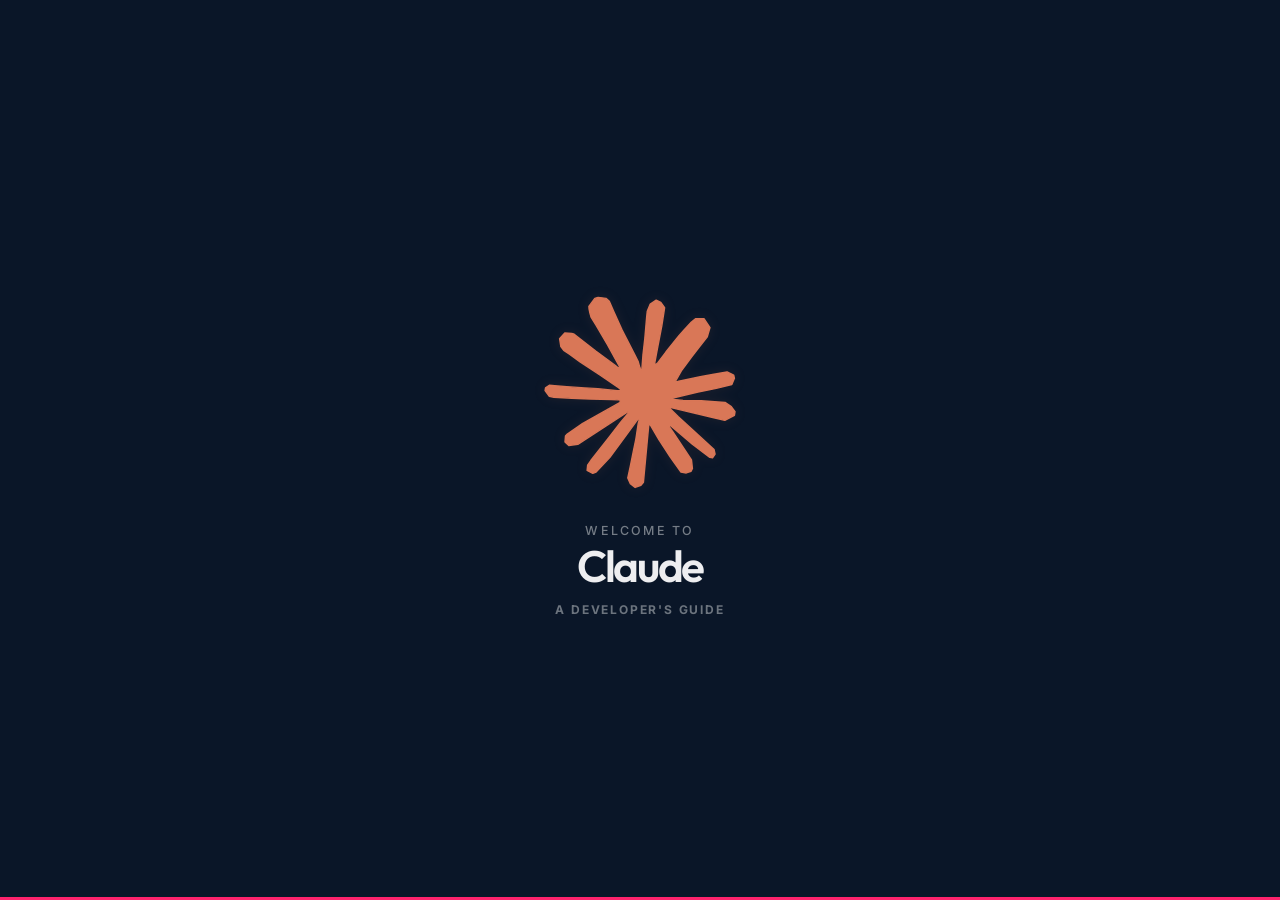
<file: index.html>
<!DOCTYPE html>
<html lang="en">
<head>
    <meta charset="UTF-8">
    <meta name="viewport" content="width=device-width, initial-scale=1.0">
    <title>Claude Code Mastery | Jaime Mollinedo</title>
    <meta name="description" content="Learn and Practice: comprehensive Claude Code guide and 51 tips.">
    <link rel="preconnect" href="https://fonts.googleapis.com">
    <link rel="preconnect" href="https://fonts.gstatic.com" crossorigin>
    <link href="https://fonts.googleapis.com/css2?family=Inter:wght@400;500;600;700&family=Outfit:wght@500;600;700&display=swap" rel="stylesheet">
    <style>
        html, body { margin: 0; padding: 0; background: #0A1628; }
        #loader {
            position: fixed; inset: 0;
            background: #0A1628;
            z-index: 9999;
            display: flex;
            flex-direction: column;
            align-items: center;
            justify-content: center;
        }
        .loader-stack {
            display: flex;
            flex-direction: column;
            align-items: center;
            gap: 0.5rem;
            opacity: 0;
        }
        .loader-bar-track {
            position: absolute;
            bottom: 0; left: 0; right: 0;
            height: 3px;
            background: rgba(255,255,255,0.06);
        }
        body > :not(#loader) { visibility: hidden; }
        body.app-ready > :not(#loader) { visibility: visible; }
    </style>
    <link rel="stylesheet" href="styles.css">
</head>
<body class="page-home">

<div id="loader">
        <div class="loader-stack">
        <svg class="loader-svg" viewBox="310 240 460 460" xmlns="http://www.w3.org/2000/svg">
            <g transform="matrix(1,0,0,1,341.3179931640625,269.75)">
                <g transform="matrix(1,0,0,1,198.8090057373047,198.95899963378906)">
                    <path class="loader-path" pathLength="1" fill="rgb(217,119,87)" fill-opacity="1" d=" M-120.64199829101562,65.4990005493164 C-120.64199829101562,65.4990005493164 -42.5260009765625,21.665000915527344 -42.5260009765625,21.665000915527344 C-42.5260009765625,21.665000915527344 -41.220001220703125,17.844999313354492 -41.220001220703125,17.844999313354492 C-41.220001220703125,17.844999313354492 -42.5260009765625,15.734000205993652 -42.5260009765625,15.734000205993652 C-42.5260009765625,15.734000205993652 -46.347999572753906,15.734000205993652 -46.347999572753906,15.734000205993652 C-46.347999572753906,15.734000205993652 -59.41699981689453,14.928999900817871 -59.41699981689453,14.928999900817871 C-59.41699981689453,14.928999900817871 -104.05500030517578,13.722999572753906 -104.05500030517578,13.722999572753906 C-104.05500030517578,13.722999572753906 -142.75999450683594,12.11400032043457 -142.75999450683594,12.11400032043457 C-142.75999450683594,12.11400032043457 -180.25999450683594,10.104000091552734 -180.25999450683594,10.104000091552734 C-180.25999450683594,10.104000091552734 -189.71099853515625,8.093000411987305 -189.71099853515625,8.093000411987305 C-189.71099853515625,8.093000411987305 -198.5590057373047,-3.569000005722046 -198.5590057373047,-3.569000005722046 C-198.5590057373047,-3.569000005722046 -197.6540069580078,-9.399999618530273 -197.6540069580078,-9.399999618530273 C-197.6540069580078,-9.399999618530273 -189.71099853515625,-14.729000091552734 -189.71099853515625,-14.729000091552734 C-189.71099853515625,-14.729000091552734 -178.35000610351562,-13.722999572753906 -178.35000610351562,-13.722999572753906 C-178.35000610351562,-13.722999572753906 -153.21600341796875,-12.013999938964844 -153.21600341796875,-12.013999938964844 C-153.21600341796875,-12.013999938964844 -115.51599884033203,-9.399999618530273 -115.51599884033203,-9.399999618530273 C-115.51599884033203,-9.399999618530273 -88.16899871826172,-7.791999816894531 -88.16899871826172,-7.791999816894531 C-88.16899871826172,-7.791999816894531 -47.65399932861328,-3.569000005722046 -47.65399932861328,-3.569000005722046 C-47.65399932861328,-3.569000005722046 -41.220001220703125,-3.569000005722046 -41.220001220703125,-3.569000005722046 C-41.220001220703125,-3.569000005722046 -40.31399917602539,-6.183000087738037 -40.31399917602539,-6.183000087738037 C-40.31399917602539,-6.183000087738037 -42.5260009765625,-7.791999816894531 -42.5260009765625,-7.791999816894531 C-42.5260009765625,-7.791999816894531 -44.236000061035156,-9.399999618530273 -44.236000061035156,-9.399999618530273 C-44.236000061035156,-9.399999618530273 -83.24299621582031,-35.840999603271484 -83.24299621582031,-35.840999603271484 C-83.24299621582031,-35.840999603271484 -125.46900177001953,-63.790000915527344 -125.46900177001953,-63.790000915527344 C-125.46900177001953,-63.790000915527344 -147.58599853515625,-79.8759994506836 -147.58599853515625,-79.8759994506836 C-147.58599853515625,-79.8759994506836 -159.55099487304688,-88.01899719238281 -159.55099487304688,-88.01899719238281 C-159.55099487304688,-88.01899719238281 -165.58200073242188,-95.66000366210938 -165.58200073242188,-95.66000366210938 C-165.58200073242188,-95.66000366210938 -168.19700622558594,-112.3489990234375 -168.19700622558594,-112.3489990234375 C-168.19700622558594,-112.3489990234375 -157.33900451660156,-124.31300354003906 -157.33900451660156,-124.31300354003906 C-157.33900451660156,-124.31300354003906 -142.75999450683594,-123.30699920654297 -142.75999450683594,-123.30699920654297 C-142.75999450683594,-123.30699920654297 -139.0399932861328,-122.302001953125 -139.0399932861328,-122.302001953125 C-139.0399932861328,-122.302001953125 -124.26300048828125,-110.94100189208984 -124.26300048828125,-110.94100189208984 C-124.26300048828125,-110.94100189208984 -92.69400024414062,-86.51100158691406 -92.69400024414062,-86.51100158691406 C-92.69400024414062,-86.51100158691406 -51.4739990234375,-56.14899826049805 -51.4739990234375,-56.14899826049805 C-51.4739990234375,-56.14899826049805 -45.44300079345703,-51.12300109863281 -45.44300079345703,-51.12300109863281 C-45.44300079345703,-51.12300109863281 -43.029998779296875,-52.832000732421875 -43.029998779296875,-52.832000732421875 C-43.029998779296875,-52.832000732421875 -42.72800064086914,-54.03799819946289 -42.72800064086914,-54.03799819946289 C-42.72800064086914,-54.03799819946289 -45.44300079345703,-58.5620002746582 -45.44300079345703,-58.5620002746582 C-45.44300079345703,-58.5620002746582 -67.86199951171875,-99.0780029296875 -67.86199951171875,-99.0780029296875 C-67.86199951171875,-99.0780029296875 -91.78900146484375,-140.29800415039062 -91.78900146484375,-140.29800415039062 C-91.78900146484375,-140.29800415039062 -102.44499969482422,-157.38900756835938 -102.44499969482422,-157.38900756835938 C-102.44499969482422,-157.38900756835938 -105.26000213623047,-167.64300537109375 -105.26000213623047,-167.64300537109375 C-106.26599884033203,-171.86599731445312 -106.97000122070312,-175.38499450683594 -106.97000122070312,-179.70799255371094 C-106.97000122070312,-179.70799255371094 -94.60399627685547,-196.4969940185547 -94.60399627685547,-196.4969940185547 C-94.60399627685547,-196.4969940185547 -87.76799774169922,-198.70899963378906 -87.76799774169922,-198.70899963378906 C-87.76799774169922,-198.70899963378906 -71.27999877929688,-196.4969940185547 -71.27999877929688,-196.4969940185547 C-71.27999877929688,-196.4969940185547 -64.34200286865234,-190.46499633789062 -64.34200286865234,-190.46499633789062 C-64.34200286865234,-190.46499633789062 -54.0890007019043,-167.0399932861328 -54.0890007019043,-167.0399932861328 C-54.0890007019043,-167.0399932861328 -37.5,-130.1439971923828 -37.5,-130.1439971923828 C-37.5,-130.1439971923828 -11.762999534606934,-79.97599792480469 -11.762999534606934,-79.97599792480469 C-11.762999534606934,-79.97599792480469 -4.2230000495910645,-65.09700012207031 -4.2230000495910645,-65.09700012207031 C-4.2230000495910645,-65.09700012207031 -0.20200000703334808,-51.32400131225586 -0.20200000703334808,-51.32400131225586 C-0.20200000703334808,-51.32400131225586 1.305999994277954,-47.10100173950195 1.305999994277954,-47.10100173950195 C1.305999994277954,-47.10100173950195 3.9210000038146973,-47.10100173950195 3.9210000038146973,-47.10100173950195 C3.9210000038146973,-47.10100173950195 3.9210000038146973,-49.513999938964844 3.9210000038146973,-49.513999938964844 C3.9210000038146973,-49.513999938964844 6.0320000648498535,-77.76499938964844 6.0320000648498535,-77.76499938964844 C6.0320000648498535,-77.76499938964844 9.95199966430664,-112.4489974975586 9.95199966430664,-112.4489974975586 C9.95199966430664,-112.4489974975586 13.77299976348877,-157.08700561523438 13.77299976348877,-157.08700561523438 C13.77299976348877,-157.08700561523438 15.079999923706055,-169.6540069580078 15.079999923706055,-169.6540069580078 C15.079999923706055,-169.6540069580078 21.31399917602539,-184.73500061035156 21.31399917602539,-184.73500061035156 C21.31399917602539,-184.73500061035156 33.67900085449219,-192.8780059814453 33.67900085449219,-192.8780059814453 C33.67900085449219,-192.8780059814453 43.33000183105469,-188.2530059814453 43.33000183105469,-188.2530059814453 C43.33000183105469,-188.2530059814453 51.27299880981445,-176.89300537109375 51.27299880981445,-176.89300537109375 C51.27299880981445,-176.89300537109375 50.167999267578125,-169.5540008544922 50.167999267578125,-169.5540008544922 C50.167999267578125,-169.5540008544922 45.44200134277344,-138.88999938964844 45.44200134277344,-138.88999938964844 C45.44200134277344,-138.88999938964844 36.19200134277344,-90.83399963378906 36.19200134277344,-90.83399963378906 C36.19200134277344,-90.83399963378906 30.160999298095703,-58.66299819946289 30.160999298095703,-58.66299819946289 C30.160999298095703,-58.66299819946289 33.67900085449219,-58.66299819946289 33.67900085449219,-58.66299819946289 C33.67900085449219,-58.66299819946289 37.70000076293945,-62.683998107910156 37.70000076293945,-62.683998107910156 C37.70000076293945,-62.683998107910156 53.987998962402344,-84.29900360107422 53.987998962402344,-84.29900360107422 C53.987998962402344,-84.29900360107422 81.33300018310547,-118.48100280761719 81.33300018310547,-118.48100280761719 C81.33300018310547,-118.48100280761719 93.39700317382812,-132.0540008544922 93.39700317382812,-132.0540008544922 C93.39700317382812,-132.0540008544922 107.4729995727539,-147.03399658203125 107.4729995727539,-147.03399658203125 C107.4729995727539,-147.03399658203125 116.5199966430664,-154.1719970703125 116.5199966430664,-154.1719970703125 C116.5199966430664,-154.1719970703125 133.61099243164062,-154.1719970703125 133.61099243164062,-154.1719970703125 C133.61099243164062,-154.1719970703125 146.17799377441406,-135.4720001220703 146.17799377441406,-135.4720001220703 C146.17799377441406,-135.4720001220703 140.54800415039062,-116.16899871826172 140.54800415039062,-116.16899871826172 C140.54800415039062,-116.16899871826172 122.95500183105469,-93.8499984741211 122.95500183105469,-93.8499984741211 C122.95500183105469,-93.8499984741211 108.37699890136719,-74.9489974975586 108.37699890136719,-74.9489974975586 C108.37699890136719,-74.9489974975586 87.46600341796875,-46.79899978637695 87.46600341796875,-46.79899978637695 C87.46600341796875,-46.79899978637695 74.39700317382812,-24.27899932861328 74.39700317382812,-24.27899932861328 C74.39700317382812,-24.27899932861328 75.60299682617188,-22.469999313354492 75.60299682617188,-22.469999313354492 C75.60299682617188,-22.469999313354492 78.72000122070312,-22.770999908447266 78.72000122070312,-22.770999908447266 C78.72000122070312,-22.770999908447266 125.97100067138672,-32.82500076293945 125.97100067138672,-32.82500076293945 C125.97100067138672,-32.82500076293945 151.5070037841797,-37.45000076293945 151.5070037841797,-37.45000076293945 C151.5070037841797,-37.45000076293945 181.97000122070312,-42.678001403808594 181.97000122070312,-42.678001403808594 C181.97000122070312,-42.678001403808594 195.7429962158203,-36.24300003051758 195.7429962158203,-36.24300003051758 C195.7429962158203,-36.24300003051758 197.25100708007812,-29.70800018310547 197.25100708007812,-29.70800018310547 C197.25100708007812,-29.70800018310547 191.82200622558594,-16.336999893188477 191.82200622558594,-16.336999893188477 C191.82200622558594,-16.336999893188477 159.24899291992188,-8.293999671936035 159.24899291992188,-8.293999671936035 C159.24899291992188,-8.293999671936035 121.0459976196289,-0.6539999842643738 121.0459976196289,-0.6539999842643738 C121.0459976196289,-0.6539999842643738 64.14199829101562,12.817999839782715 64.14199829101562,12.817999839782715 C64.14199829101562,12.817999839782715 63.43899917602539,13.321000099182129 63.43899917602539,13.321000099182129 C63.43899917602539,13.321000099182129 64.24199676513672,14.326000213623047 64.24199676513672,14.326000213623047 C64.24199676513672,14.326000213623047 89.87899780273438,16.73900032043457 89.87899780273438,16.73900032043457 C89.87899780273438,16.73900032043457 100.83699798583984,17.341999053955078 100.83699798583984,17.341999053955078 C100.83699798583984,17.341999053955078 127.68099975585938,17.341999053955078 127.68099975585938,17.341999053955078 C127.68099975585938,17.341999053955078 177.64700317382812,21.062000274658203 177.64700317382812,21.062000274658203 C177.64700317382812,21.062000274658203 190.7169952392578,29.70800018310547 190.7169952392578,29.70800018310547 C190.7169952392578,29.70800018310547 198.5590057373047,40.263999938964844 198.5590057373047,40.263999938964844 C198.5590057373047,40.263999938964844 197.25100708007812,48.30699920654297 197.25100708007812,48.30699920654297 C197.25100708007812,48.30699920654297 177.1439971923828,58.5620002746582 177.1439971923828,58.5620002746582 C177.1439971923828,58.5620002746582 149.99899291992188,52.12799835205078 149.99899291992188,52.12799835205078 C149.99899291992188,52.12799835205078 86.66100311279297,37.047000885009766 86.66100311279297,37.047000885009766 C86.66100311279297,37.047000885009766 64.9469985961914,31.618000030517578 64.9469985961914,31.618000030517578 C64.9469985961914,31.618000030517578 61.92900085449219,31.618000030517578 61.92900085449219,31.618000030517578 C61.92900085449219,31.618000030517578 61.92900085449219,33.428001403808594 61.92900085449219,33.428001403808594 C61.92900085449219,33.428001403808594 80.0270004272461,51.12200164794922 80.0270004272461,51.12200164794922 C80.0270004272461,51.12200164794922 113.2030029296875,81.08200073242188 113.2030029296875,81.08200073242188 C113.2030029296875,81.08200073242188 154.72500610351562,119.68800354003906 154.72500610351562,119.68800354003906 C154.72500610351562,119.68800354003906 156.8350067138672,129.23899841308594 156.8350067138672,129.23899841308594 C156.8350067138672,129.23899841308594 151.5070037841797,136.7790069580078 151.5070037841797,136.7790069580078 C151.5070037841797,136.7790069580078 145.8769989013672,135.97500610351562 145.8769989013672,135.97500610351562 C145.8769989013672,135.97500610351562 109.38200378417969,108.52799987792969 109.38200378417969,108.52799987792969 C109.38200378417969,108.52799987792969 95.30699920654297,96.16200256347656 95.30699920654297,96.16200256347656 C95.30699920654297,96.16200256347656 63.43899917602539,69.31900024414062 63.43899917602539,69.31900024414062 C63.43899917602539,69.31900024414062 61.32699966430664,69.31900024414062 61.32699966430664,69.31900024414062 C61.32699966430664,69.31900024414062 61.32699966430664,72.13400268554688 61.32699966430664,72.13400268554688 C61.32699966430664,72.13400268554688 68.66500091552734,82.89199829101562 68.66500091552734,82.89199829101562 C68.66500091552734,82.89199829101562 107.4729995727539,141.20199584960938 107.4729995727539,141.20199584960938 C107.4729995727539,141.20199584960938 109.48300170898438,159.09800720214844 109.48300170898438,159.09800720214844 C109.48300170898438,159.09800720214844 106.66799926757812,164.9290008544922 106.66799926757812,164.9290008544922 C106.66799926757812,164.9290008544922 96.61399841308594,168.447998046875 96.61399841308594,168.447998046875 C96.61399841308594,168.447998046875 85.55599975585938,166.43699645996094 85.55599975585938,166.43699645996094 C85.55599975585938,166.43699645996094 62.834999084472656,134.56700134277344 62.834999084472656,134.56700134277344 C62.834999084472656,134.56700134277344 39.40999984741211,98.6760025024414 39.40999984741211,98.6760025024414 C39.40999984741211,98.6760025024414 20.510000228881836,66.50399780273438 20.510000228881836,66.50399780273438 C20.510000228881836,66.50399780273438 18.195999145507812,67.81099700927734 18.195999145507812,67.81099700927734 C18.195999145507812,67.81099700927734 7.038000106811523,187.9510040283203 7.038000106811523,187.9510040283203 C7.038000106811523,187.9510040283203 1.809000015258789,194.08399963378906 1.809000015258789,194.08399963378906 C1.809000015258789,194.08399963378906 -10.253999710083008,198.70899963378906 -10.253999710083008,198.70899963378906 C-10.253999710083008,198.70899963378906 -20.30900001525879,191.0679931640625 -20.30900001525879,191.0679931640625 C-20.30900001525879,191.0679931640625 -25.636999130249023,178.70199584960938 -25.636999130249023,178.70199584960938 C-25.636999130249023,178.70199584960938 -20.30900001525879,154.27200317382812 -20.30900001525879,154.27200317382812 C-20.30900001525879,154.27200317382812 -13.87399959564209,122.4020004272461 -13.87399959564209,122.4020004272461 C-13.87399959564209,122.4020004272461 -8.647000312805176,97.06700134277344 -8.647000312805176,97.06700134277344 C-8.647000312805176,97.06700134277344 -3.9210000038146973,65.5989990234375 -3.9210000038146973,65.5989990234375 C-3.9210000038146973,65.5989990234375 -1.1050000190734863,55.14400100708008 -1.1050000190734863,55.14400100708008 C-1.1050000190734863,55.14400100708008 -1.305999994277954,54.439998626708984 -1.305999994277954,54.439998626708984 C-1.305999994277954,54.439998626708984 -3.619999885559082,54.742000579833984 -3.619999885559082,54.742000579833984 C-3.619999885559082,54.742000579833984 -27.344999313354492,87.31500244140625 -27.344999313354492,87.31500244140625 C-27.344999313354492,87.31500244140625 -63.43899917602539,136.0749969482422 -63.43899917602539,136.0749969482422 C-63.43899917602539,136.0749969482422 -91.99099731445312,166.63800048828125 -91.99099731445312,166.63800048828125 C-91.99099731445312,166.63800048828125 -98.8270034790039,169.3520050048828 -98.8270034790039,169.3520050048828 C-98.8270034790039,169.3520050048828 -110.69000244140625,163.22000122070312 -110.69000244140625,163.22000122070312 C-110.69000244140625,163.22000122070312 -109.58499908447266,152.26100158691406 -109.58499908447266,152.26100158691406 C-109.58499908447266,152.26100158691406 -102.947998046875,142.50900268554688 -102.947998046875,142.50900268554688 C-102.947998046875,142.50900268554688 -63.43899917602539,92.24099731445312 -63.43899917602539,92.24099731445312 C-63.43899917602539,92.24099731445312 -39.61199951171875,61.07500076293945 -39.61199951171875,61.07500076293945 C-39.61199951171875,61.07500076293945 -24.229999542236328,43.07899856567383 -24.229999542236328,43.07899856567383 C-24.229999542236328,43.07899856567383 -24.229999542236328,40.465999603271484 -24.229999542236328,40.465999603271484 C-24.229999542236328,40.465999603271484 -25.235000610351562,40.465999603271484 -25.235000610351562,40.465999603271484 C-25.235000610351562,40.465999603271484 -130.19400024414062,108.62899780273438 -130.19400024414062,108.62899780273438 C-130.19400024414062,108.62899780273438 -148.89300537109375,111.04199981689453 -148.89300537109375,111.04199981689453 C-148.89300537109375,111.04199981689453 -156.93600463867188,103.5009994506836 -156.93600463867188,103.5009994506836 C-156.93600463867188,103.5009994506836 -155.93099975585938,91.13600158691406 -155.93099975585938,91.13600158691406 C-155.93099975585938,91.13600158691406 -152.11099243164062,87.11399841308594 -152.11099243164062,87.11399841308594 C-152.11099243164062,87.11399841308594 -120.54299926757812,65.39800262451172 -120.54299926757812,65.39800262451172 C-120.54299926757812,65.39800262451172 -120.64199829101562,65.39800262451172 -120.64199829101562,65.39800262451172 C-120.64199829101562,65.39800262451172 -120.64199829101562,65.4990005493164 -120.64199829101562,65.4990005493164z"/>
                </g>
            </g>
        </svg>
        <p id="loader-welcome" class="loader-welcome">Welcome to</p>
        <div class="loader-wordmark" aria-hidden="true">Claude</div>
        <p id="loader-guide" class="loader-guide">A Developer's Guide</p>
        </div>
        <div class="loader-bar-track">
            <div class="loader-bar-fill"></div>
        </div>
    </div>

<div class="home-bg" aria-hidden="true">
    <div class="home-orb home-orb--teal"></div>
    <div class="home-orb home-orb--magenta"></div>
    <div class="home-grid"></div>
</div>

<div class="home-toolbar">
    <div class="lang-toggle">
        <button type="button" class="lang-btn" data-lang="es" id="home-lang-es">🇪🇸 ES</button>
        <button type="button" class="lang-btn active" data-lang="en" id="home-lang-en">🇬🇧 EN</button>
    </div>
    <button type="button" class="dark-btn" id="home-dark-toggle">☾ Dark mode</button>
</div>

<div class="home-wrap">
    <header class="home-hero">
        <div class="home-badges">
            <div class="home-badge">
                <span class="home-badge-dot"></span>
                <span id="home-badge-text">Built for developers</span>
            </div>
            <div class="home-badge home-badge--wip">
                <span aria-hidden="true">🚧</span>
                <span id="home-wip-text">Work in progress</span>
            </div>
        </div>
        <p class="guide-eyebrow" id="home-eyebrow"></p>
        <h1><span id="home-title"></span></h1>
        <p class="home-sub" id="home-sub"></p>
    </header>
    <div class="home-cards">
        <a class="home-card home-card--teal" href="learn.html">
            <span class="home-card-index">01</span>
            <span class="home-card-label" id="home-learn-label"></span>
            <h2 id="home-learn-title"></h2>
            <p id="home-learn-desc"></p>
            <span class="home-card-meta" id="home-learn-meta"></span>
            <span class="home-card-cta" id="home-learn-cta">
                <span class="home-card-cta-text"></span>
                <svg viewBox="0 0 24 24" fill="none" stroke="currentColor" stroke-width="2.4" stroke-linecap="round" stroke-linejoin="round" aria-hidden="true"><line x1="5" y1="12" x2="19" y2="12"/><polyline points="12 5 19 12 12 19"/></svg>
            </span>
        </a>
        <a class="home-card home-card--magenta" href="practice.html">
            <span class="home-card-index">02</span>
            <span class="home-card-label" id="home-practice-label"></span>
            <h2 id="home-practice-title"></h2>
            <p id="home-practice-desc"></p>
            <span class="home-card-meta" id="home-practice-meta"></span>
            <span class="home-card-cta" id="home-practice-cta">
                <span class="home-card-cta-text"></span>
                <svg viewBox="0 0 24 24" fill="none" stroke="currentColor" stroke-width="2.4" stroke-linecap="round" stroke-linejoin="round" aria-hidden="true"><line x1="5" y1="12" x2="19" y2="12"/><polyline points="12 5 19 12 12 19"/></svg>
            </span>
        </a>
    </div>
    <footer class="home-signature">
        <a class="home-signature-logo" href="https://github.com/JvMolli" target="_blank" rel="noopener" aria-label="Jaime Mollinedo on GitHub">
            <svg width="32" height="32" viewBox="0 0 42 42" xmlns="http://www.w3.org/2000/svg" role="img" aria-hidden="true">
                <defs>
                    <linearGradient id="sigGrad" x1="0%" y1="0%" x2="100%" y2="100%">
                        <stop offset="0%" stop-color="#0D9488"/>
                        <stop offset="55%" stop-color="#1E3A5F"/>
                        <stop offset="100%" stop-color="#FE236D"/>
                    </linearGradient>
                </defs>
                <rect x="1" y="1" width="40" height="40" rx="10" fill="url(#sigGrad)"/>
                <rect x="2.5" y="2.5" width="37" height="37" rx="8.5" fill="none" stroke="rgba(255,255,255,0.22)" stroke-width="1"/>
                <text x="21" y="26" font-family="Outfit, system-ui, sans-serif" font-weight="800" font-style="italic" font-size="17" text-anchor="middle" fill="#FFFFFF" letter-spacing="-0.6">JM</text>
                <circle cx="13" cy="34" r="1.6" fill="#2DD4BF"/>
                <circle cx="21" cy="34" r="1.6" fill="#FF5A93"/>
                <circle cx="29" cy="34" r="1.6" fill="#FFFFFF"/>
            </svg>
            <div class="home-signature-text">
                <span class="home-signature-name" id="home-footer"></span>
                <span class="home-signature-tag" id="home-tagline"></span>
            </div>
        </a>
    </footer>
</div>

<script>
var homeI18n = {
  en: {
    badge: 'Built for developers',
    wip: 'Work in progress',
    eyebrow: "A Developer's Guide",
    title: 'Claude Code Mastery',
    sub: 'Choose your path: structured learning (workflows, methodologies, MCP, SDK) or hands-on practice (51 actionable tips).',
    learnLabel: 'Learn',
    learnTitle: 'Complete guide',
    learnDesc: 'From zero to advanced: installation, workflows, CLAUDE.md, skills, subagents, MCP, hooks, SDD, IDD, JLAD, security and Claude Agent SDK.',
    learnMeta: '8 sections · ES / EN · presentation deck',
    learnCta: 'Open Learn',
    practiceLabel: 'Practice',
    practiceTitle: '51 tips',
    practiceDesc: 'Hands-on shortcuts, CLI commands, session tricks, and workflow patterns to master Claude Code in the terminal.',
    practiceMeta: '51 tips · 5 parts · favorites & search',
    practiceCta: 'Open Practice',
    footer: 'Jaime Mollinedo',
    tagline: 'dev · rock · rider',
    welcomeTo: 'Welcome to',
    loaderGuide: "A Developer's Guide"
  },
  es: {
    badge: 'Hecho para desarrolladores',
    wip: 'En construcción',
    eyebrow: 'Una guía para desarrolladores',
    title: 'Claude Code Mastery',
    sub: 'Elige tu ruta: aprendizaje estructurado (workflows, metodologías, MCP, SDK) o práctica con 51 tips accionables.',
    learnLabel: 'Aprender',
    learnTitle: 'Guía completa',
    learnDesc: 'De cero a avanzado: instalación, workflows, CLAUDE.md, skills, subagents, MCP, hooks, SDD, IDD, JLAD, seguridad y Claude Agent SDK.',
    learnMeta: '8 secciones · ES / EN · modo presentación',
    learnCta: 'Ir a Aprender',
    practiceLabel: 'Practicar',
    practiceTitle: '51 tips',
    practiceDesc: 'Atajos, comandos CLI, trucos de sesión y patrones de workflow para dominar Claude Code en la terminal.',
    practiceMeta: '51 tips · 5 partes · favoritos y búsqueda',
    practiceCta: 'Ir a Practicar',
    footer: 'Jaime Mollinedo',
    tagline: 'dev · rock · rider',
    welcomeTo: 'Bienvenido a',
    loaderGuide: 'Una guía para desarrolladores'
  }
};

function applyHomeLang(lang) {
  var t = homeI18n[lang];
  document.documentElement.lang = lang;
  function set(id, value) {
    var el = document.getElementById(id);
    if (el) el.textContent = value;
  }
  set('home-badge-text', t.badge);
  set('home-wip-text', t.wip);
  set('home-eyebrow', t.eyebrow);
  set('home-title', t.title);
  set('home-sub', t.sub);
  set('home-learn-label', t.learnLabel);
  set('home-learn-title', t.learnTitle);
  set('home-learn-desc', t.learnDesc);
  set('home-learn-meta', t.learnMeta);
  set('home-practice-label', t.practiceLabel);
  set('home-practice-title', t.practiceTitle);
  set('home-practice-desc', t.practiceDesc);
  set('home-practice-meta', t.practiceMeta);
  set('home-footer', t.footer);
  set('home-tagline', t.tagline);
  var learnCtaText = document.querySelector('#home-learn-cta .home-card-cta-text');
  if (learnCtaText) learnCtaText.textContent = t.learnCta;
  var practiceCtaText = document.querySelector('#home-practice-cta .home-card-cta-text');
  if (practiceCtaText) practiceCtaText.textContent = t.practiceCta;
  set('loader-welcome', t.welcomeTo);
  set('loader-guide', t.loaderGuide);
  document.querySelectorAll('.home-toolbar .lang-btn').forEach(function(b) {
    b.classList.toggle('active', b.dataset.lang === lang);
  });
}

function switchHomeLang(lang) {
  localStorage.setItem('cc-lang', lang);
  applyHomeLang(lang);
}

function applyHomeTheme(isDark) {
  document.body.classList.toggle('dark', isDark);
  document.body.classList.toggle('is-light', !isDark);
  var btn = document.getElementById('home-dark-toggle');
  if (btn) btn.textContent = isDark ? '☀ Light mode' : '☾ Dark mode';
}

function toggleHomeDark() {
  var isDark = localStorage.getItem('cc-dark') !== '1';
  localStorage.setItem('cc-dark', isDark ? '1' : '');
  applyHomeTheme(isDark);
}

document.addEventListener('DOMContentLoaded', function() {
  var lang = localStorage.getItem('cc-lang') || 'en';
  applyHomeLang(lang);

  document.getElementById('home-lang-es').addEventListener('click', function() { switchHomeLang('es'); });
  document.getElementById('home-lang-en').addEventListener('click', function() { switchHomeLang('en'); });
  document.getElementById('home-dark-toggle').addEventListener('click', toggleHomeDark);

  applyHomeTheme(localStorage.getItem('cc-dark') === '1');

  var loader = document.getElementById('loader');
  if (loader) {
    setTimeout(function() {
      loader.classList.add('fade-out');
      document.body.classList.add('app-ready');
      setTimeout(function() { loader.remove(); }, 750);
    }, 3000);
  }
});
</script>
</body>
</html>
</file>
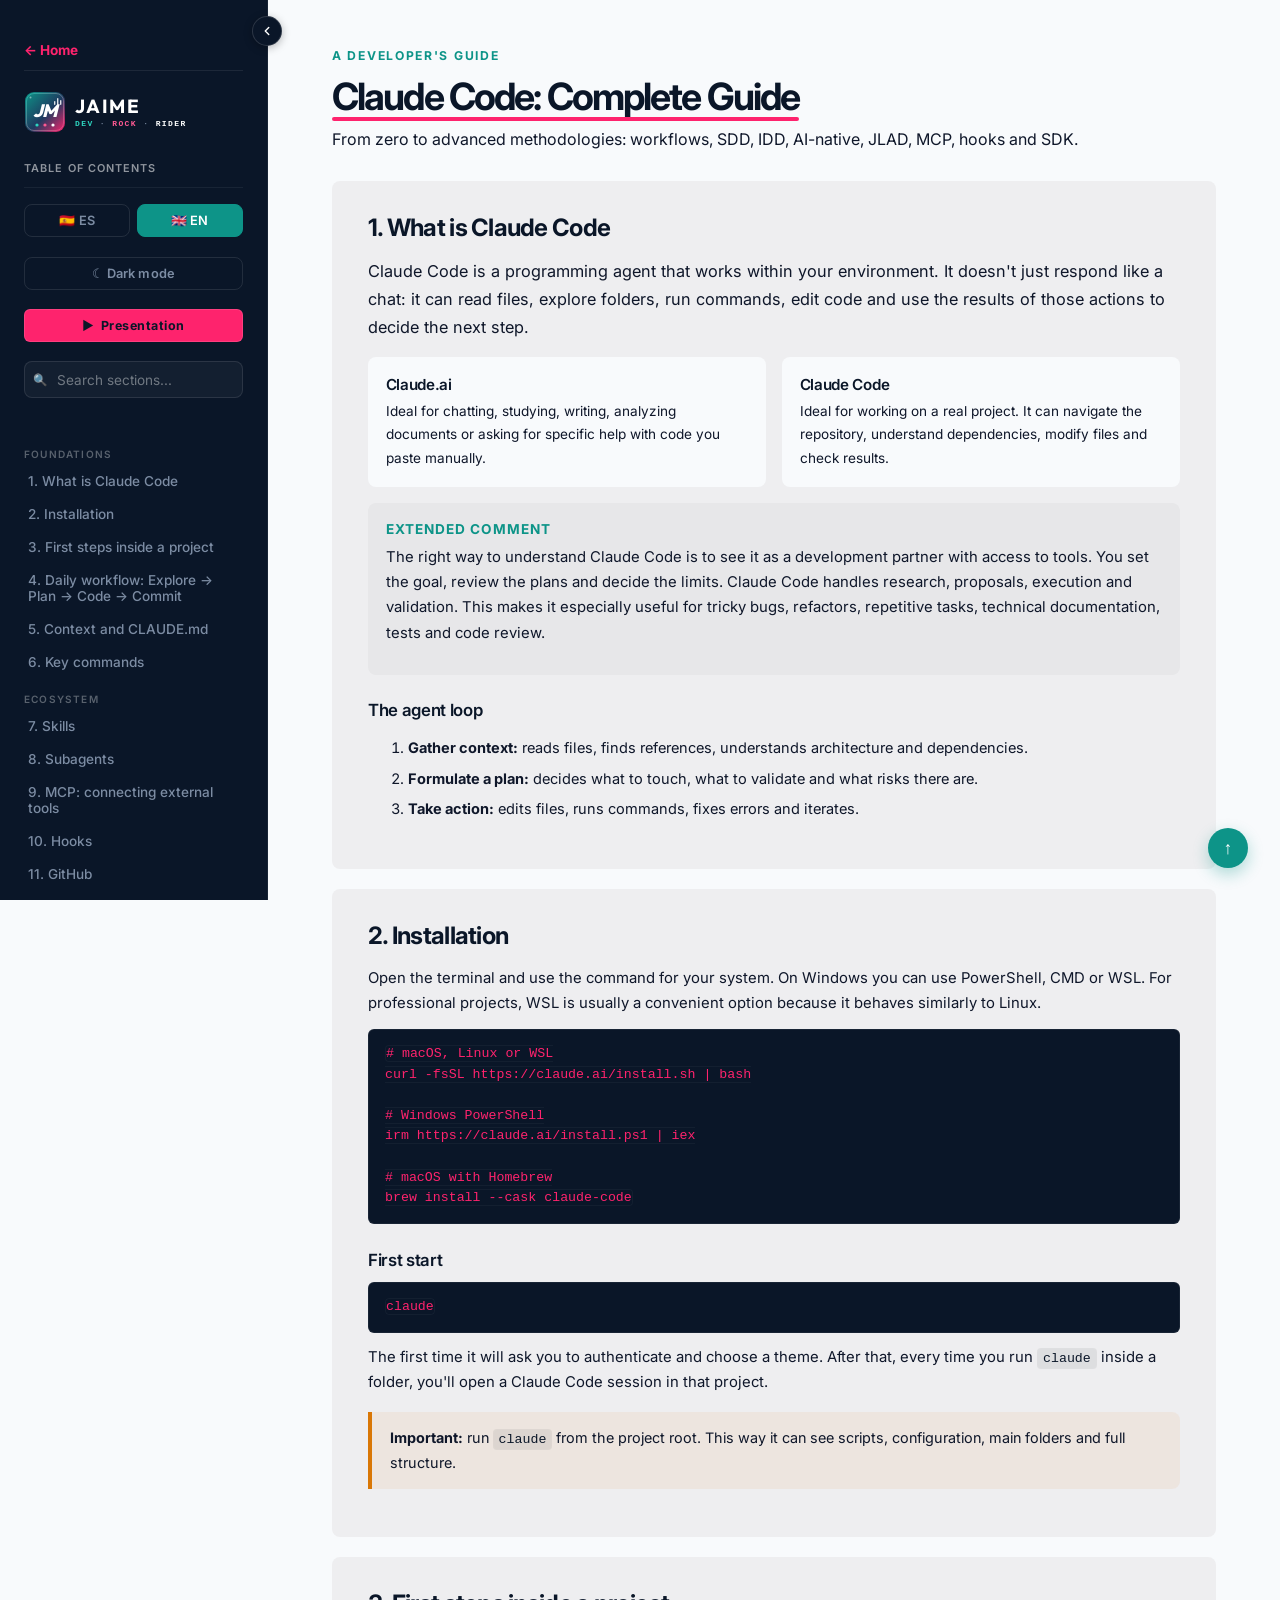
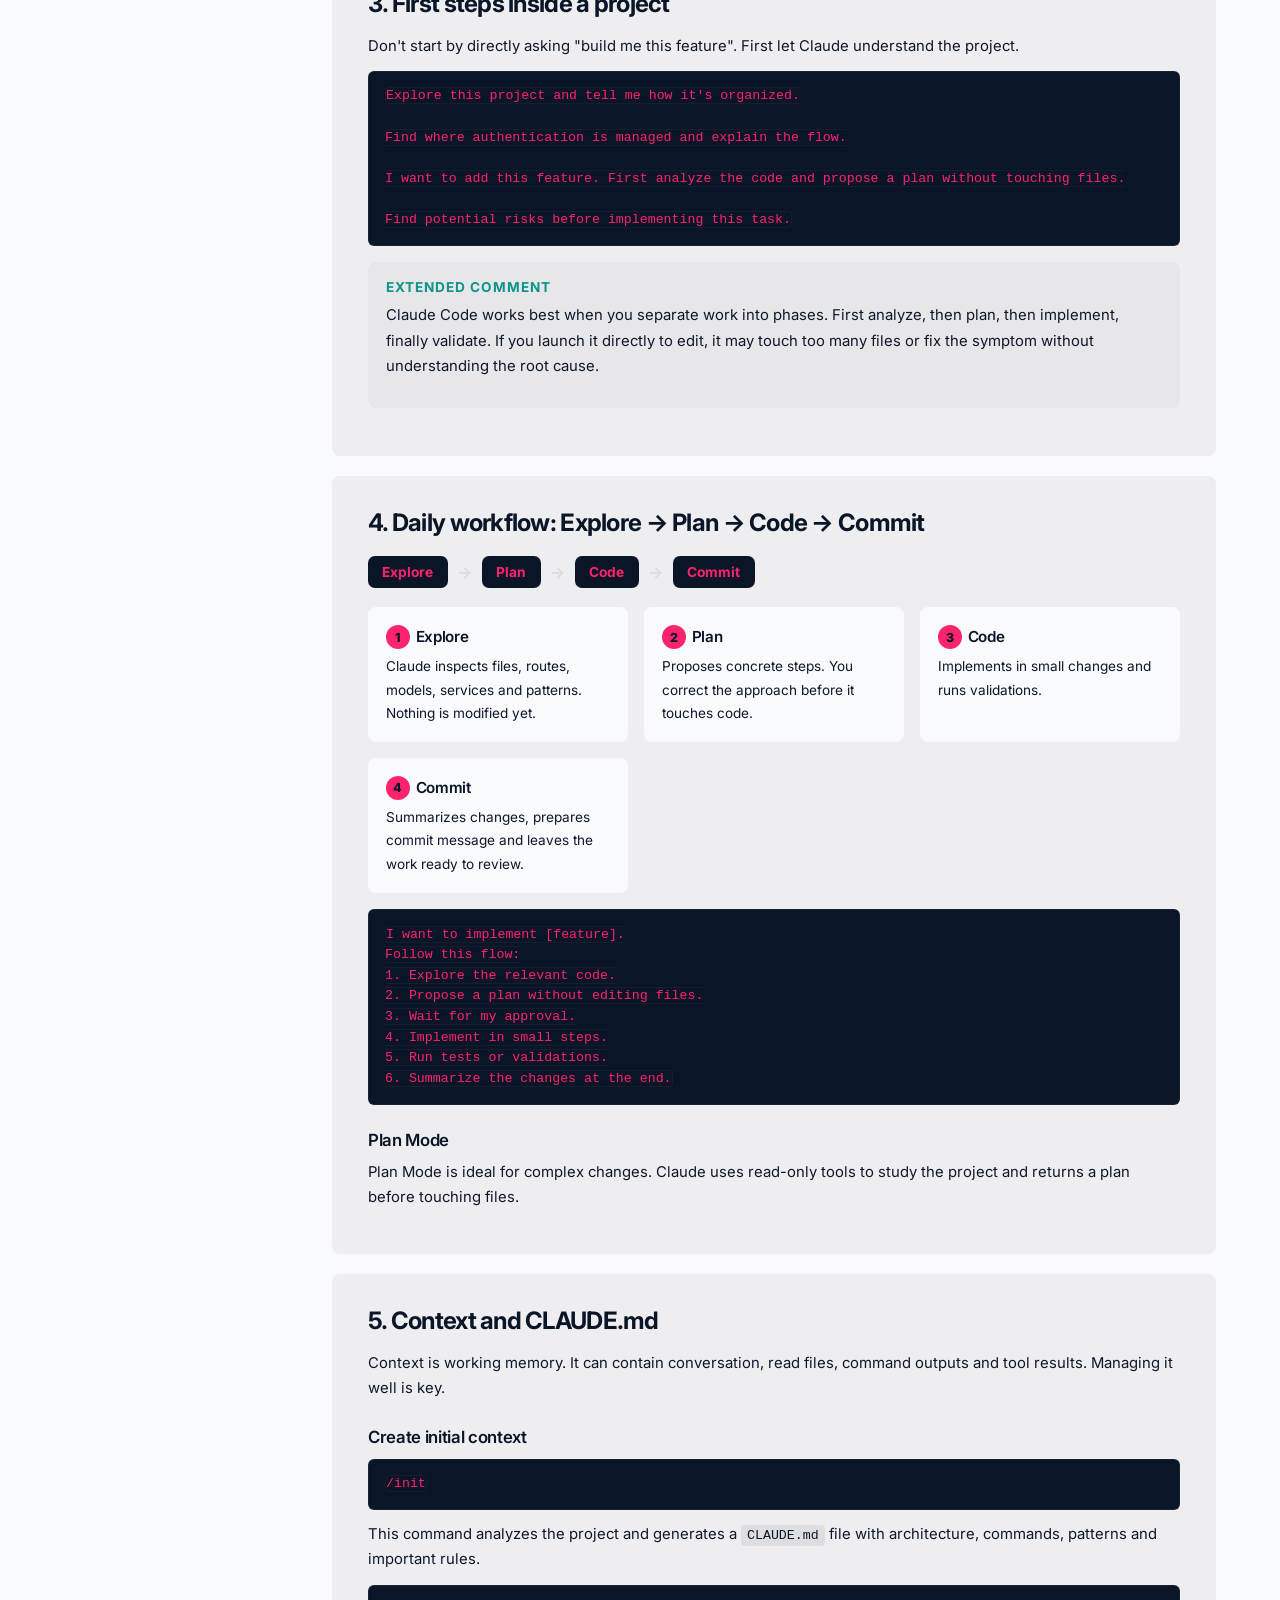
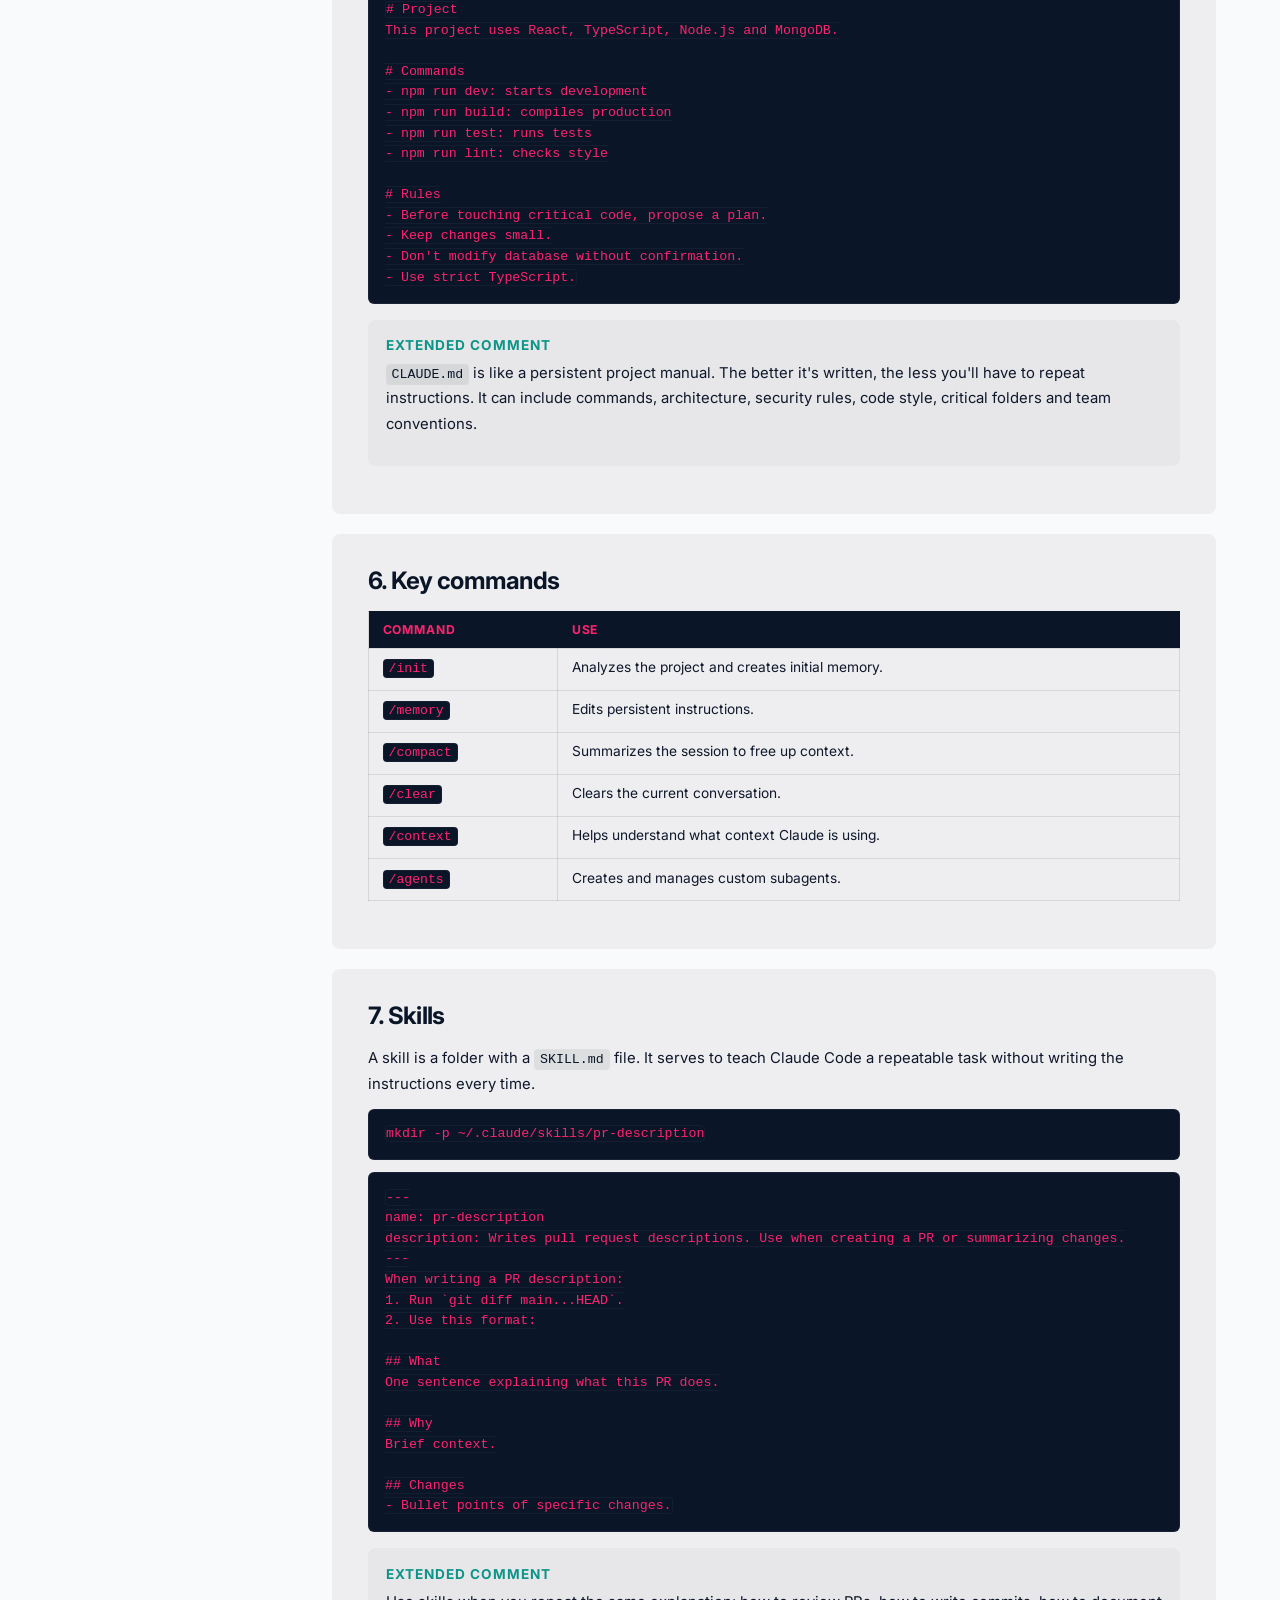
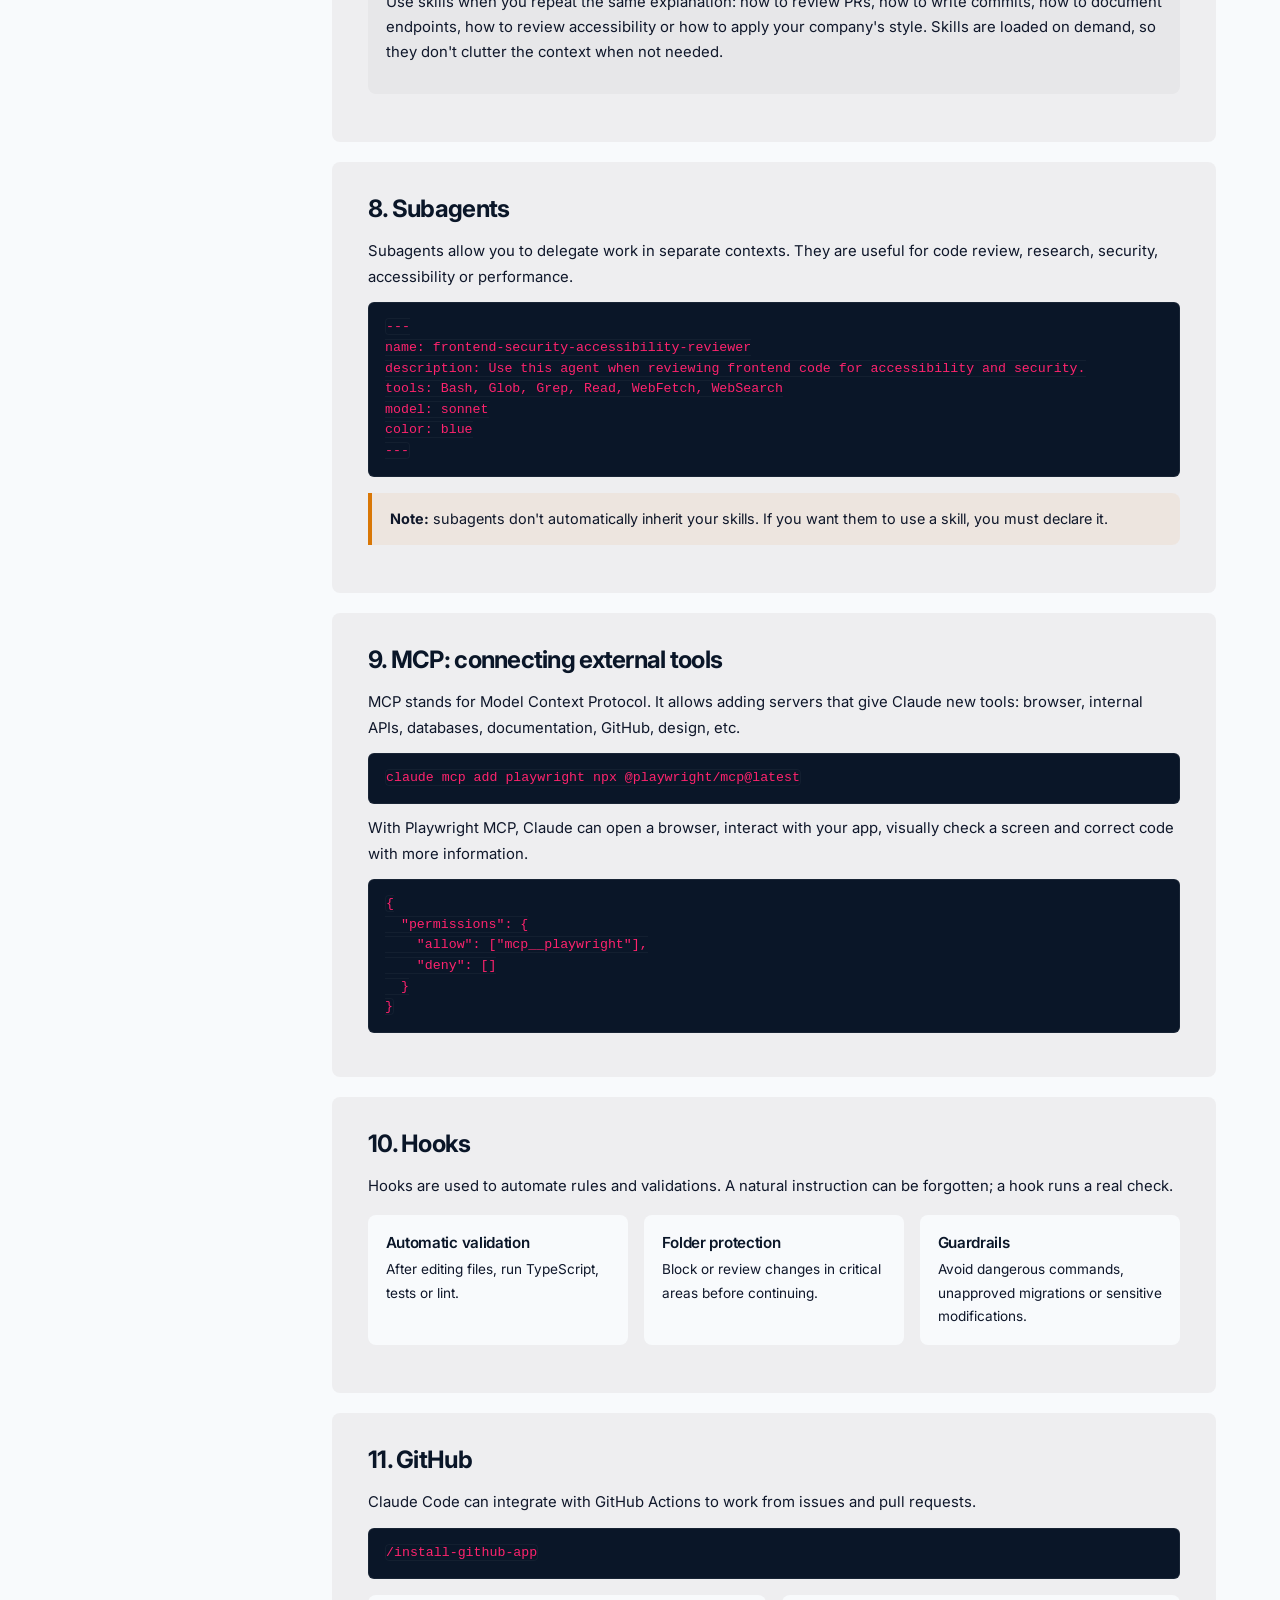
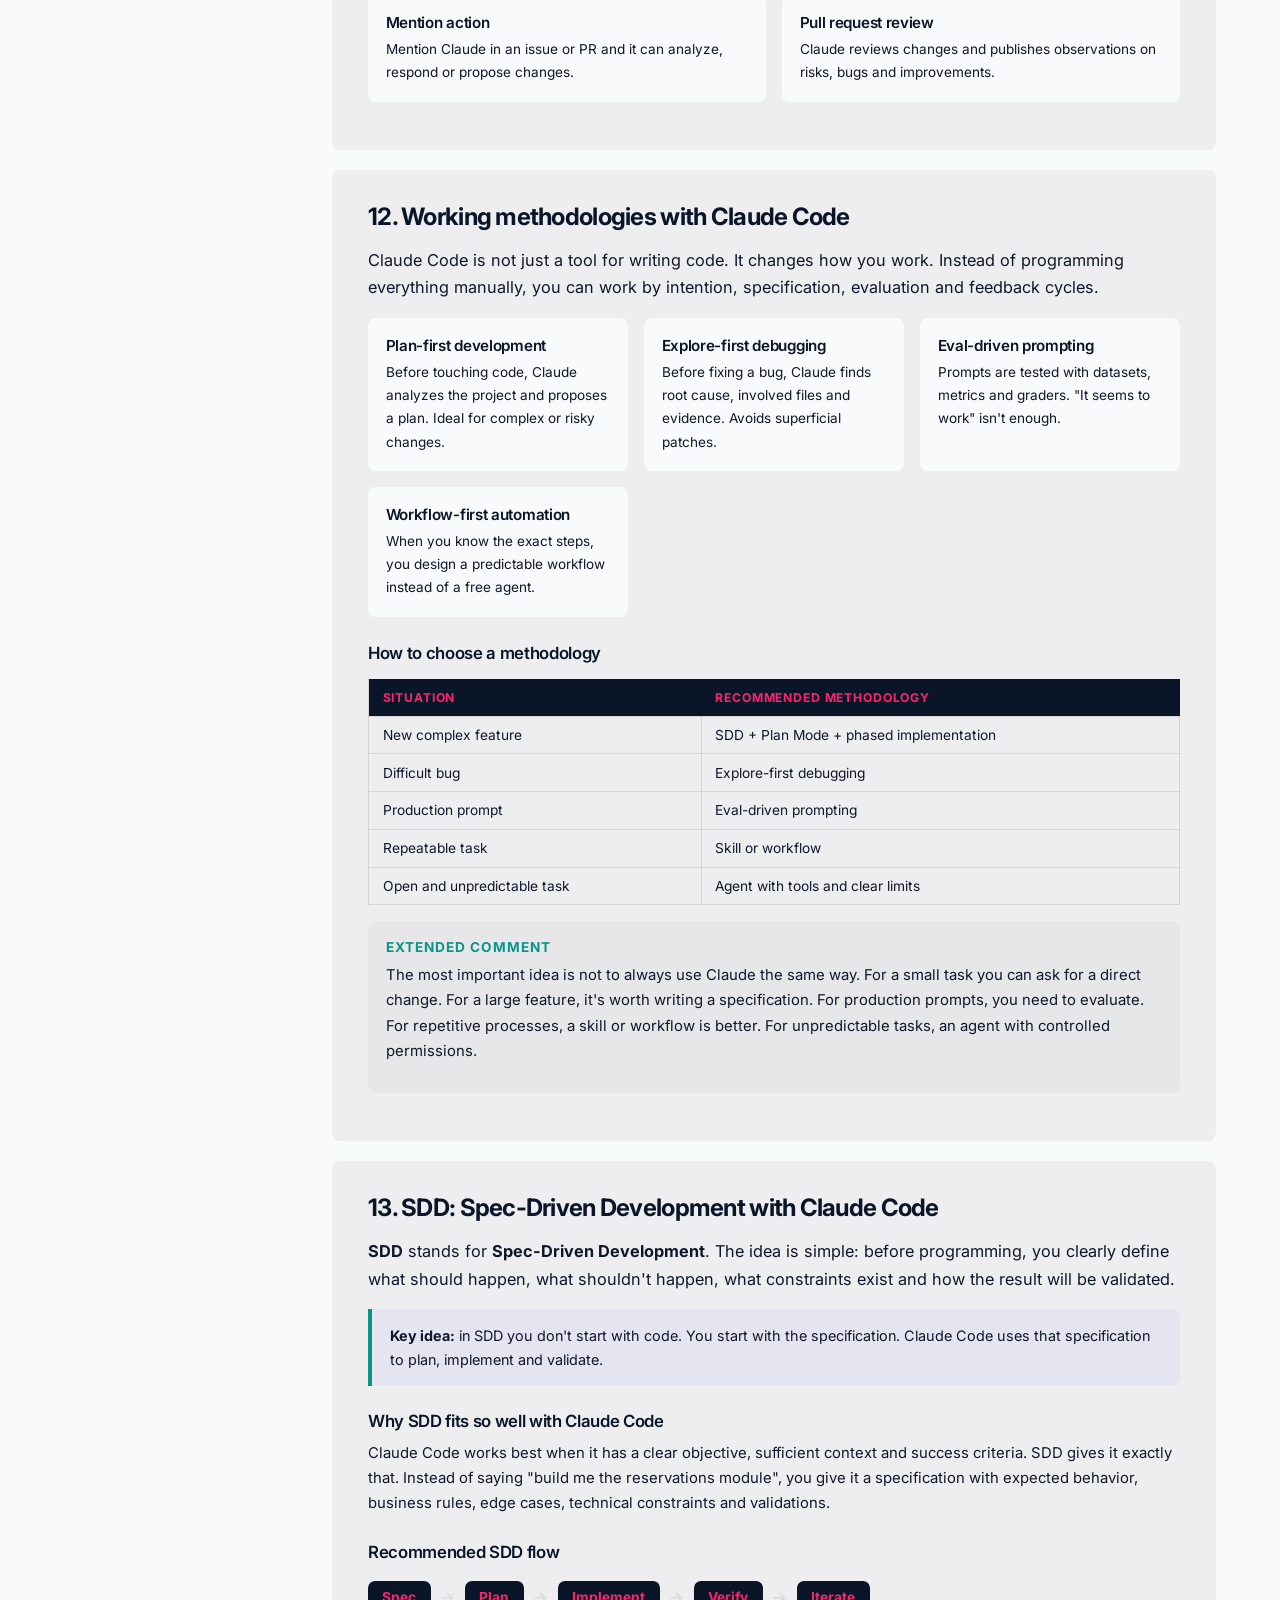
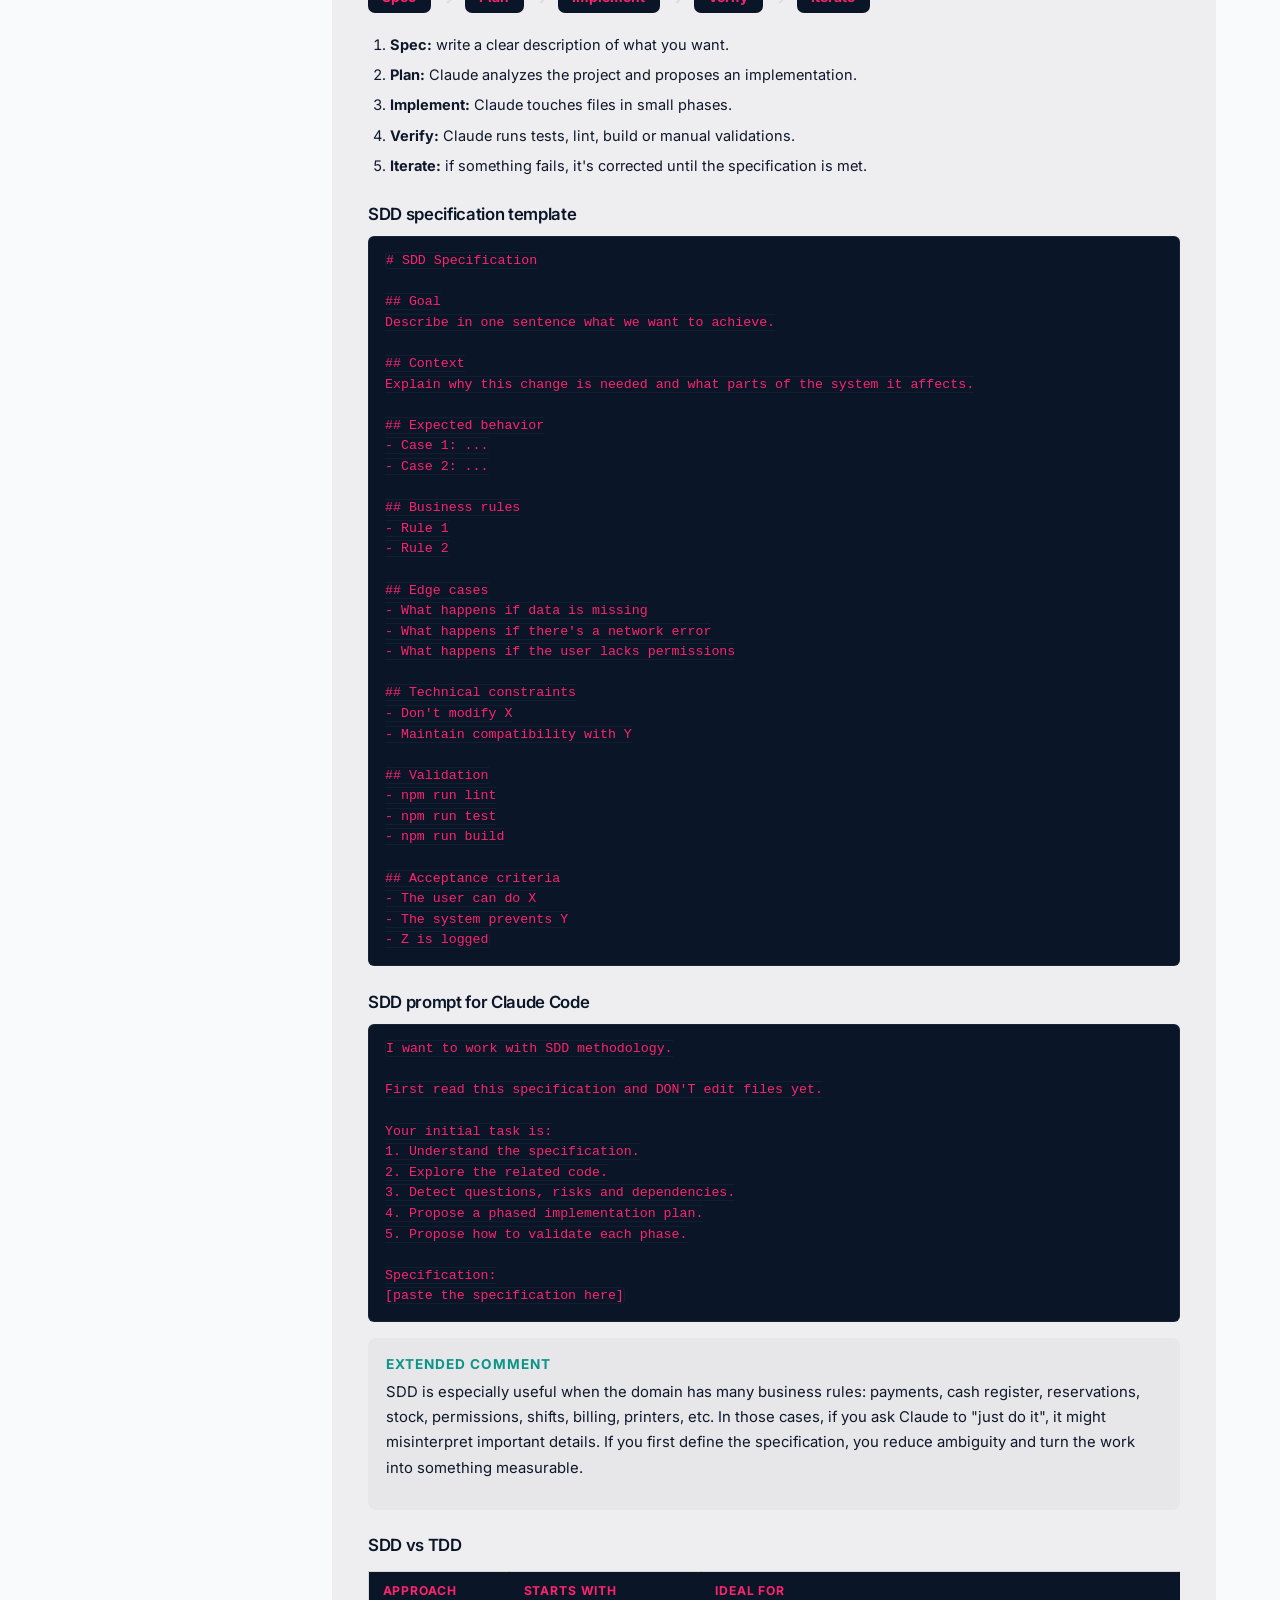
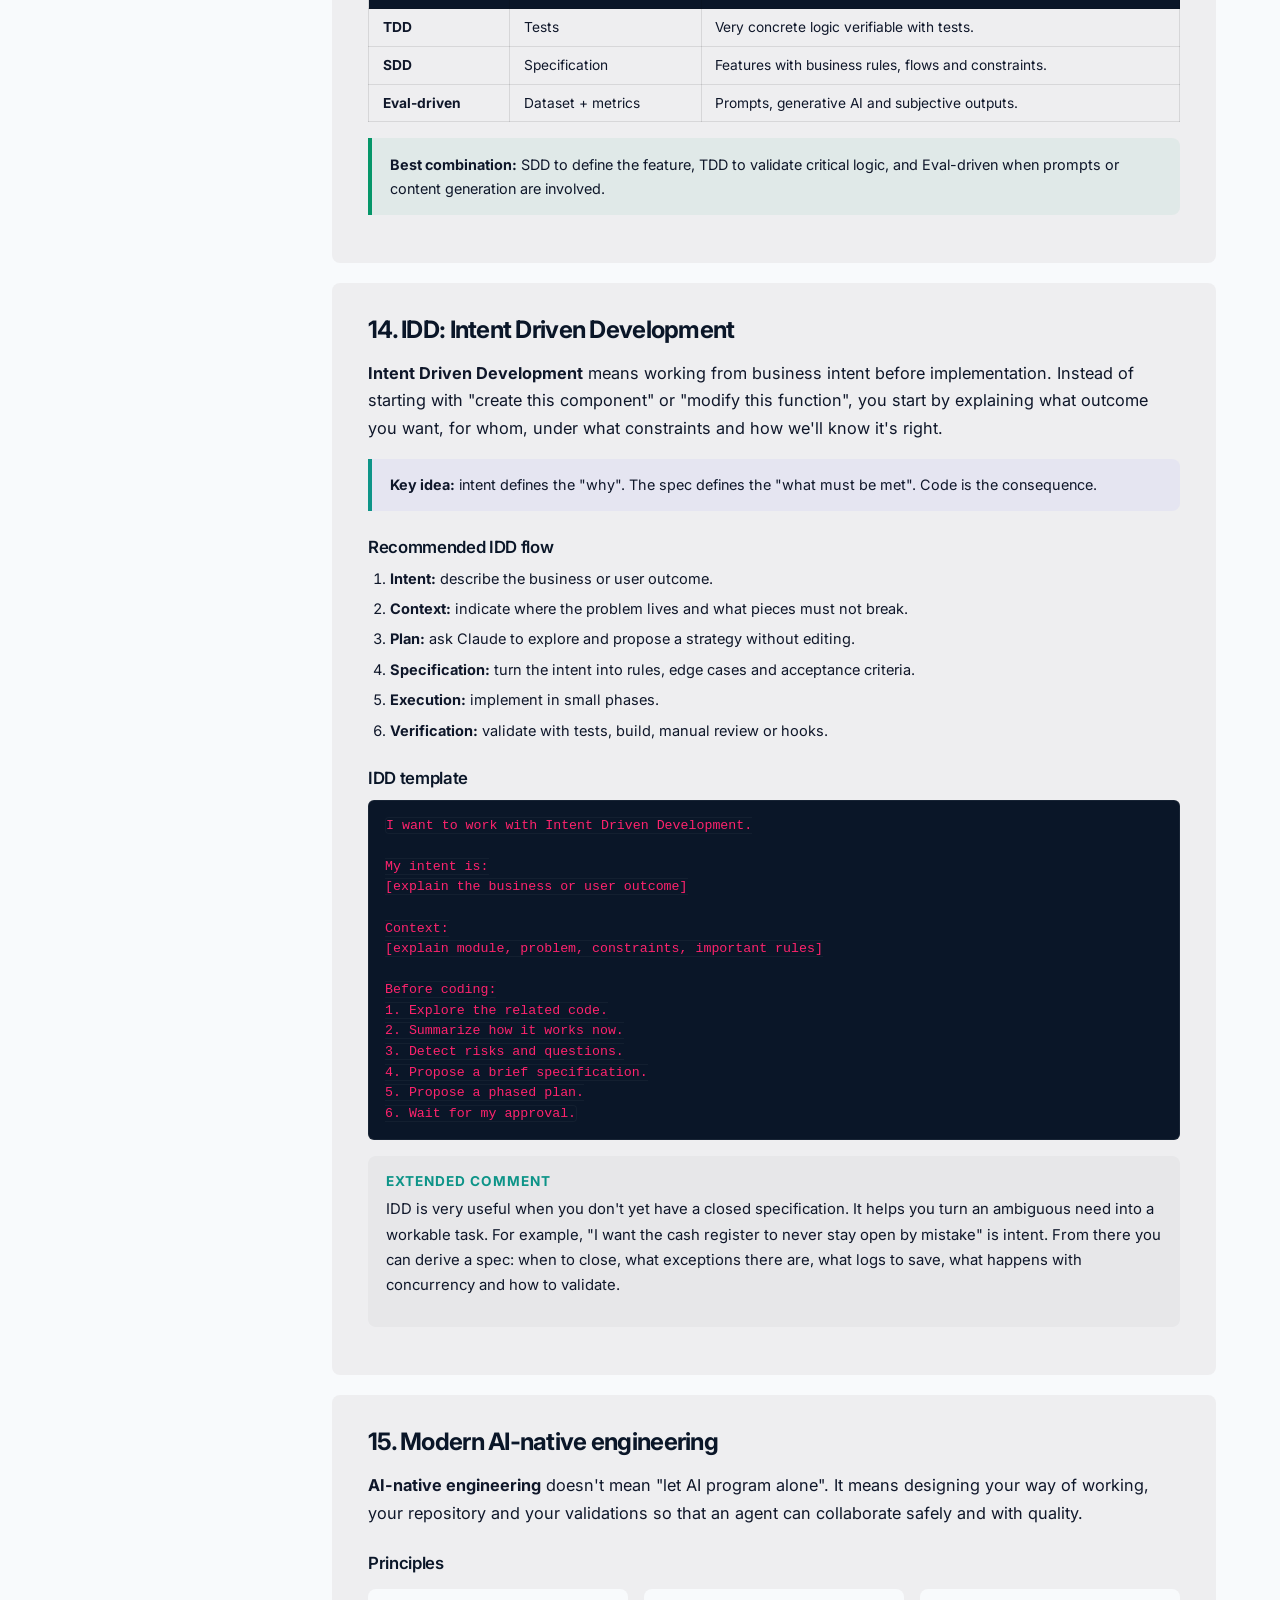
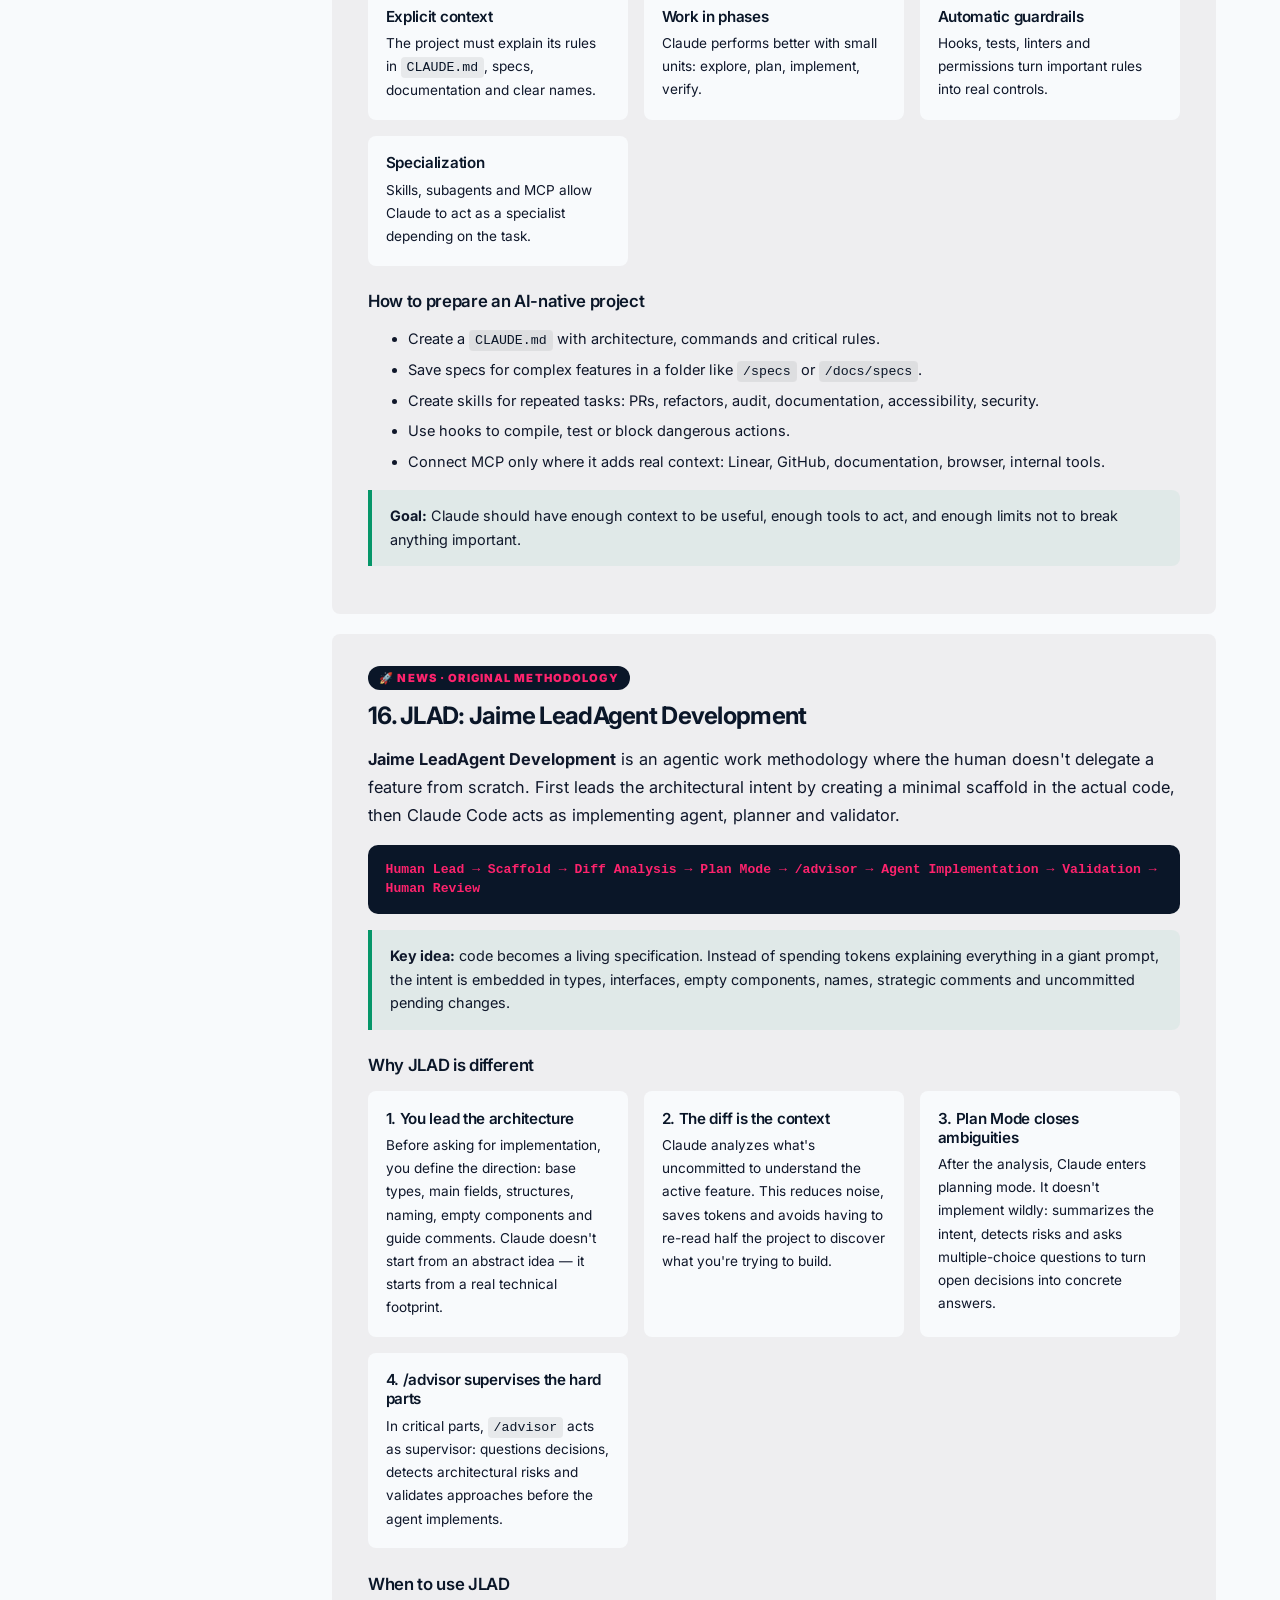
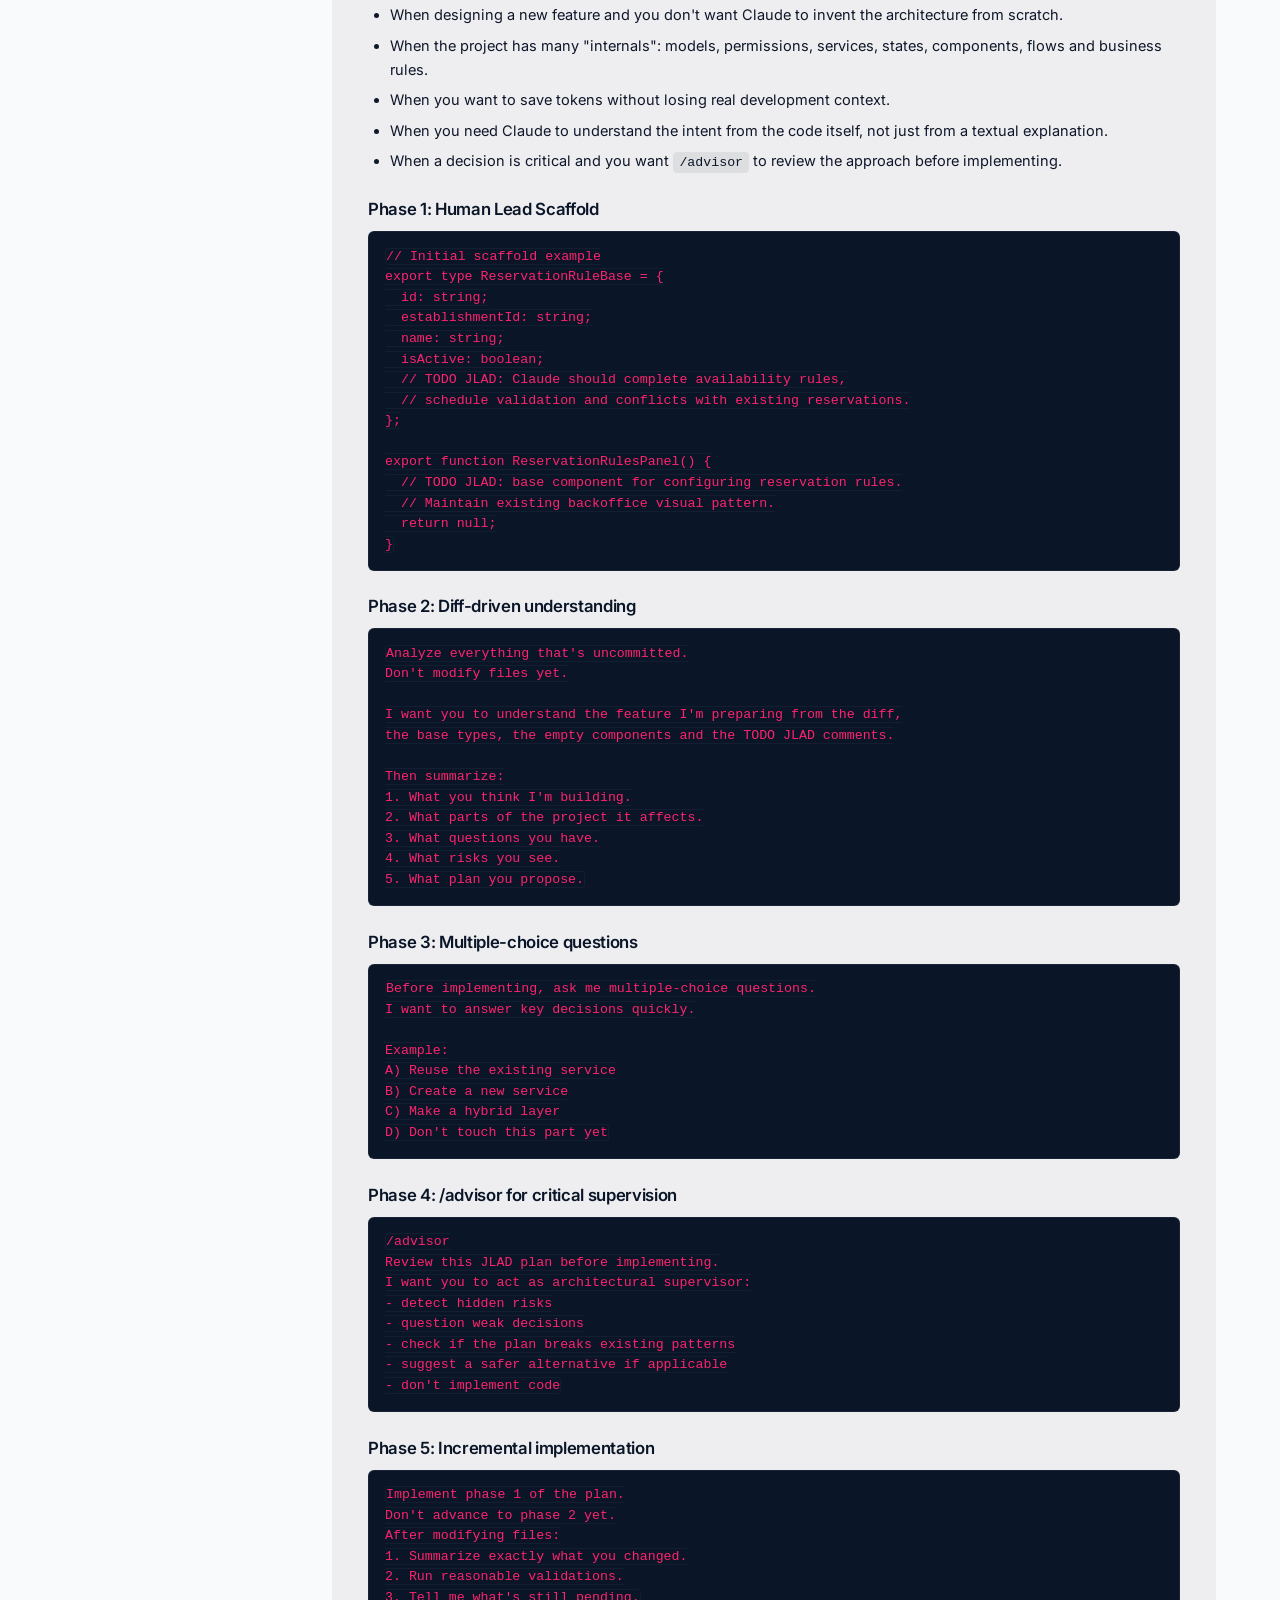
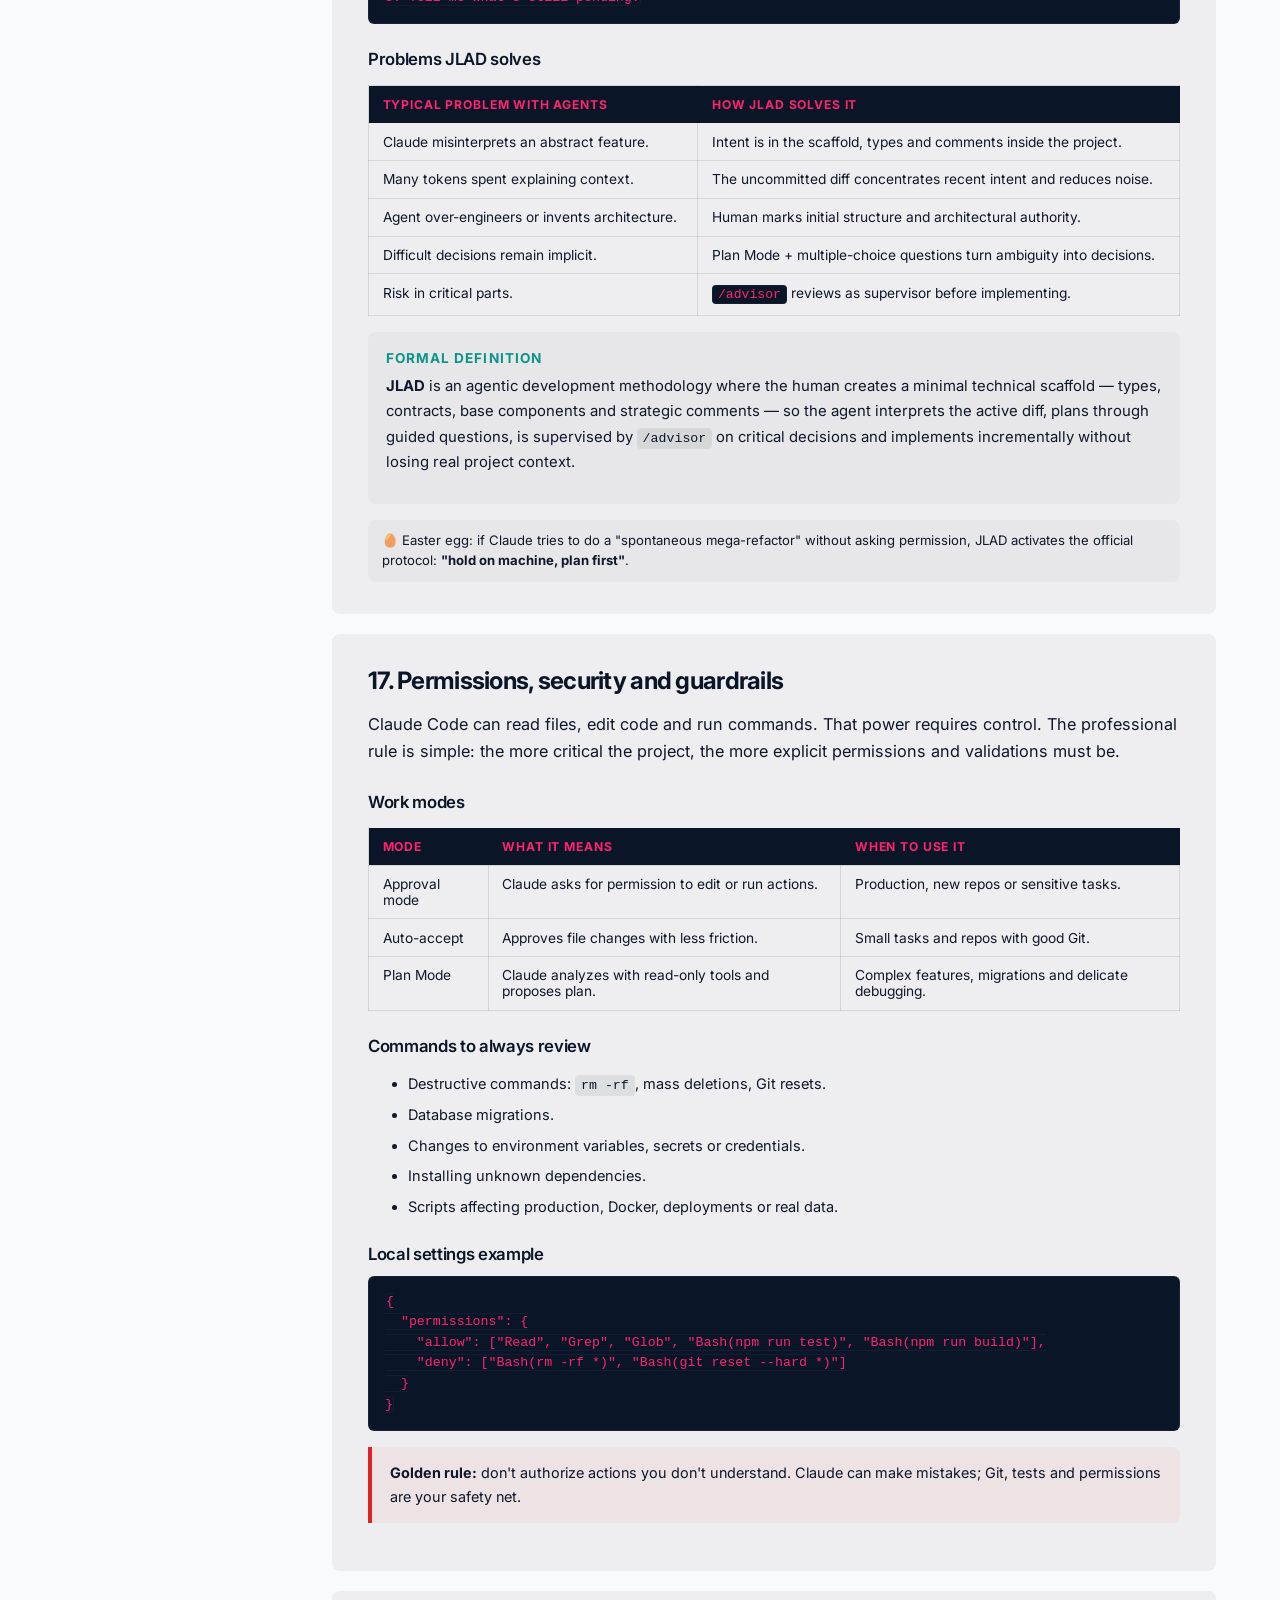
<file: learn.html>
<!DOCTYPE html>
<html lang="es">
<head>
    <meta charset="UTF-8">
    <meta name="viewport" content="width=device-width, initial-scale=1.0">
    <title>Claude Code Learn | Jaime Mollinedo</title>
    <link rel="preconnect" href="https://fonts.googleapis.com">
    <link rel="preconnect" href="https://fonts.gstatic.com" crossorigin>
    <link href="https://fonts.googleapis.com/css2?family=Inter:wght@400;500;600;700&family=Outfit:wght@500;600;700&display=swap" rel="stylesheet">
    <style>
        /* Critical inline CSS: loader must cover the page before styles.css loads */
        html, body { margin: 0; padding: 0; background: #0A1628; }
        #loader {
            position: fixed; inset: 0;
            background: #0A1628;
            z-index: 9999;
            display: flex;
            flex-direction: column;
            align-items: center;
            justify-content: center;
        }
        .loader-stack {
            display: flex;
            flex-direction: column;
            align-items: center;
            gap: 0.5rem;
            opacity: 0;
        }
        .loader-bar-track {
            position: absolute;
            bottom: 0; left: 0; right: 0;
            height: 3px;
            background: rgba(255,255,255,0.06);
        }
        /* Hide everything except loader until JS marks the app as ready */
        body > :not(#loader) { visibility: hidden; }
        body.app-ready > :not(#loader) { visibility: visible; }
    </style>
    <link rel="stylesheet" href="styles.css">
</head>
<body>

    <button id="sidebar-toggle" class="sidebar-toggle" type="button" aria-label="Toggle sidebar" aria-expanded="true">
        <svg viewBox="0 0 24 24" fill="none" stroke="currentColor" stroke-width="2.4" stroke-linecap="round" stroke-linejoin="round" aria-hidden="true">
            <polyline points="15 18 9 12 15 6"/>
        </svg>
    </button>

    <div id="loader">
        <div class="loader-stack">
        <svg class="loader-svg" viewBox="310 240 460 460" xmlns="http://www.w3.org/2000/svg">
            <g transform="matrix(1,0,0,1,341.3179931640625,269.75)">
                <g transform="matrix(1,0,0,1,198.8090057373047,198.95899963378906)">
                    <path class="loader-path" pathLength="1" fill="rgb(217,119,87)" fill-opacity="1" d=" M-120.64199829101562,65.4990005493164 C-120.64199829101562,65.4990005493164 -42.5260009765625,21.665000915527344 -42.5260009765625,21.665000915527344 C-42.5260009765625,21.665000915527344 -41.220001220703125,17.844999313354492 -41.220001220703125,17.844999313354492 C-41.220001220703125,17.844999313354492 -42.5260009765625,15.734000205993652 -42.5260009765625,15.734000205993652 C-42.5260009765625,15.734000205993652 -46.347999572753906,15.734000205993652 -46.347999572753906,15.734000205993652 C-46.347999572753906,15.734000205993652 -59.41699981689453,14.928999900817871 -59.41699981689453,14.928999900817871 C-59.41699981689453,14.928999900817871 -104.05500030517578,13.722999572753906 -104.05500030517578,13.722999572753906 C-104.05500030517578,13.722999572753906 -142.75999450683594,12.11400032043457 -142.75999450683594,12.11400032043457 C-142.75999450683594,12.11400032043457 -180.25999450683594,10.104000091552734 -180.25999450683594,10.104000091552734 C-180.25999450683594,10.104000091552734 -189.71099853515625,8.093000411987305 -189.71099853515625,8.093000411987305 C-189.71099853515625,8.093000411987305 -198.5590057373047,-3.569000005722046 -198.5590057373047,-3.569000005722046 C-198.5590057373047,-3.569000005722046 -197.6540069580078,-9.399999618530273 -197.6540069580078,-9.399999618530273 C-197.6540069580078,-9.399999618530273 -189.71099853515625,-14.729000091552734 -189.71099853515625,-14.729000091552734 C-189.71099853515625,-14.729000091552734 -178.35000610351562,-13.722999572753906 -178.35000610351562,-13.722999572753906 C-178.35000610351562,-13.722999572753906 -153.21600341796875,-12.013999938964844 -153.21600341796875,-12.013999938964844 C-153.21600341796875,-12.013999938964844 -115.51599884033203,-9.399999618530273 -115.51599884033203,-9.399999618530273 C-115.51599884033203,-9.399999618530273 -88.16899871826172,-7.791999816894531 -88.16899871826172,-7.791999816894531 C-88.16899871826172,-7.791999816894531 -47.65399932861328,-3.569000005722046 -47.65399932861328,-3.569000005722046 C-47.65399932861328,-3.569000005722046 -41.220001220703125,-3.569000005722046 -41.220001220703125,-3.569000005722046 C-41.220001220703125,-3.569000005722046 -40.31399917602539,-6.183000087738037 -40.31399917602539,-6.183000087738037 C-40.31399917602539,-6.183000087738037 -42.5260009765625,-7.791999816894531 -42.5260009765625,-7.791999816894531 C-42.5260009765625,-7.791999816894531 -44.236000061035156,-9.399999618530273 -44.236000061035156,-9.399999618530273 C-44.236000061035156,-9.399999618530273 -83.24299621582031,-35.840999603271484 -83.24299621582031,-35.840999603271484 C-83.24299621582031,-35.840999603271484 -125.46900177001953,-63.790000915527344 -125.46900177001953,-63.790000915527344 C-125.46900177001953,-63.790000915527344 -147.58599853515625,-79.8759994506836 -147.58599853515625,-79.8759994506836 C-147.58599853515625,-79.8759994506836 -159.55099487304688,-88.01899719238281 -159.55099487304688,-88.01899719238281 C-159.55099487304688,-88.01899719238281 -165.58200073242188,-95.66000366210938 -165.58200073242188,-95.66000366210938 C-165.58200073242188,-95.66000366210938 -168.19700622558594,-112.3489990234375 -168.19700622558594,-112.3489990234375 C-168.19700622558594,-112.3489990234375 -157.33900451660156,-124.31300354003906 -157.33900451660156,-124.31300354003906 C-157.33900451660156,-124.31300354003906 -142.75999450683594,-123.30699920654297 -142.75999450683594,-123.30699920654297 C-142.75999450683594,-123.30699920654297 -139.0399932861328,-122.302001953125 -139.0399932861328,-122.302001953125 C-139.0399932861328,-122.302001953125 -124.26300048828125,-110.94100189208984 -124.26300048828125,-110.94100189208984 C-124.26300048828125,-110.94100189208984 -92.69400024414062,-86.51100158691406 -92.69400024414062,-86.51100158691406 C-92.69400024414062,-86.51100158691406 -51.4739990234375,-56.14899826049805 -51.4739990234375,-56.14899826049805 C-51.4739990234375,-56.14899826049805 -45.44300079345703,-51.12300109863281 -45.44300079345703,-51.12300109863281 C-45.44300079345703,-51.12300109863281 -43.029998779296875,-52.832000732421875 -43.029998779296875,-52.832000732421875 C-43.029998779296875,-52.832000732421875 -42.72800064086914,-54.03799819946289 -42.72800064086914,-54.03799819946289 C-42.72800064086914,-54.03799819946289 -45.44300079345703,-58.5620002746582 -45.44300079345703,-58.5620002746582 C-45.44300079345703,-58.5620002746582 -67.86199951171875,-99.0780029296875 -67.86199951171875,-99.0780029296875 C-67.86199951171875,-99.0780029296875 -91.78900146484375,-140.29800415039062 -91.78900146484375,-140.29800415039062 C-91.78900146484375,-140.29800415039062 -102.44499969482422,-157.38900756835938 -102.44499969482422,-157.38900756835938 C-102.44499969482422,-157.38900756835938 -105.26000213623047,-167.64300537109375 -105.26000213623047,-167.64300537109375 C-106.26599884033203,-171.86599731445312 -106.97000122070312,-175.38499450683594 -106.97000122070312,-179.70799255371094 C-106.97000122070312,-179.70799255371094 -94.60399627685547,-196.4969940185547 -94.60399627685547,-196.4969940185547 C-94.60399627685547,-196.4969940185547 -87.76799774169922,-198.70899963378906 -87.76799774169922,-198.70899963378906 C-87.76799774169922,-198.70899963378906 -71.27999877929688,-196.4969940185547 -71.27999877929688,-196.4969940185547 C-71.27999877929688,-196.4969940185547 -64.34200286865234,-190.46499633789062 -64.34200286865234,-190.46499633789062 C-64.34200286865234,-190.46499633789062 -54.0890007019043,-167.0399932861328 -54.0890007019043,-167.0399932861328 C-54.0890007019043,-167.0399932861328 -37.5,-130.1439971923828 -37.5,-130.1439971923828 C-37.5,-130.1439971923828 -11.762999534606934,-79.97599792480469 -11.762999534606934,-79.97599792480469 C-11.762999534606934,-79.97599792480469 -4.2230000495910645,-65.09700012207031 -4.2230000495910645,-65.09700012207031 C-4.2230000495910645,-65.09700012207031 -0.20200000703334808,-51.32400131225586 -0.20200000703334808,-51.32400131225586 C-0.20200000703334808,-51.32400131225586 1.305999994277954,-47.10100173950195 1.305999994277954,-47.10100173950195 C1.305999994277954,-47.10100173950195 3.9210000038146973,-47.10100173950195 3.9210000038146973,-47.10100173950195 C3.9210000038146973,-47.10100173950195 3.9210000038146973,-49.513999938964844 3.9210000038146973,-49.513999938964844 C3.9210000038146973,-49.513999938964844 6.0320000648498535,-77.76499938964844 6.0320000648498535,-77.76499938964844 C6.0320000648498535,-77.76499938964844 9.95199966430664,-112.4489974975586 9.95199966430664,-112.4489974975586 C9.95199966430664,-112.4489974975586 13.77299976348877,-157.08700561523438 13.77299976348877,-157.08700561523438 C13.77299976348877,-157.08700561523438 15.079999923706055,-169.6540069580078 15.079999923706055,-169.6540069580078 C15.079999923706055,-169.6540069580078 21.31399917602539,-184.73500061035156 21.31399917602539,-184.73500061035156 C21.31399917602539,-184.73500061035156 33.67900085449219,-192.8780059814453 33.67900085449219,-192.8780059814453 C33.67900085449219,-192.8780059814453 43.33000183105469,-188.2530059814453 43.33000183105469,-188.2530059814453 C43.33000183105469,-188.2530059814453 51.27299880981445,-176.89300537109375 51.27299880981445,-176.89300537109375 C51.27299880981445,-176.89300537109375 50.167999267578125,-169.5540008544922 50.167999267578125,-169.5540008544922 C50.167999267578125,-169.5540008544922 45.44200134277344,-138.88999938964844 45.44200134277344,-138.88999938964844 C45.44200134277344,-138.88999938964844 36.19200134277344,-90.83399963378906 36.19200134277344,-90.83399963378906 C36.19200134277344,-90.83399963378906 30.160999298095703,-58.66299819946289 30.160999298095703,-58.66299819946289 C30.160999298095703,-58.66299819946289 33.67900085449219,-58.66299819946289 33.67900085449219,-58.66299819946289 C33.67900085449219,-58.66299819946289 37.70000076293945,-62.683998107910156 37.70000076293945,-62.683998107910156 C37.70000076293945,-62.683998107910156 53.987998962402344,-84.29900360107422 53.987998962402344,-84.29900360107422 C53.987998962402344,-84.29900360107422 81.33300018310547,-118.48100280761719 81.33300018310547,-118.48100280761719 C81.33300018310547,-118.48100280761719 93.39700317382812,-132.0540008544922 93.39700317382812,-132.0540008544922 C93.39700317382812,-132.0540008544922 107.4729995727539,-147.03399658203125 107.4729995727539,-147.03399658203125 C107.4729995727539,-147.03399658203125 116.5199966430664,-154.1719970703125 116.5199966430664,-154.1719970703125 C116.5199966430664,-154.1719970703125 133.61099243164062,-154.1719970703125 133.61099243164062,-154.1719970703125 C133.61099243164062,-154.1719970703125 146.17799377441406,-135.4720001220703 146.17799377441406,-135.4720001220703 C146.17799377441406,-135.4720001220703 140.54800415039062,-116.16899871826172 140.54800415039062,-116.16899871826172 C140.54800415039062,-116.16899871826172 122.95500183105469,-93.8499984741211 122.95500183105469,-93.8499984741211 C122.95500183105469,-93.8499984741211 108.37699890136719,-74.9489974975586 108.37699890136719,-74.9489974975586 C108.37699890136719,-74.9489974975586 87.46600341796875,-46.79899978637695 87.46600341796875,-46.79899978637695 C87.46600341796875,-46.79899978637695 74.39700317382812,-24.27899932861328 74.39700317382812,-24.27899932861328 C74.39700317382812,-24.27899932861328 75.60299682617188,-22.469999313354492 75.60299682617188,-22.469999313354492 C75.60299682617188,-22.469999313354492 78.72000122070312,-22.770999908447266 78.72000122070312,-22.770999908447266 C78.72000122070312,-22.770999908447266 125.97100067138672,-32.82500076293945 125.97100067138672,-32.82500076293945 C125.97100067138672,-32.82500076293945 151.5070037841797,-37.45000076293945 151.5070037841797,-37.45000076293945 C151.5070037841797,-37.45000076293945 181.97000122070312,-42.678001403808594 181.97000122070312,-42.678001403808594 C181.97000122070312,-42.678001403808594 195.7429962158203,-36.24300003051758 195.7429962158203,-36.24300003051758 C195.7429962158203,-36.24300003051758 197.25100708007812,-29.70800018310547 197.25100708007812,-29.70800018310547 C197.25100708007812,-29.70800018310547 191.82200622558594,-16.336999893188477 191.82200622558594,-16.336999893188477 C191.82200622558594,-16.336999893188477 159.24899291992188,-8.293999671936035 159.24899291992188,-8.293999671936035 C159.24899291992188,-8.293999671936035 121.0459976196289,-0.6539999842643738 121.0459976196289,-0.6539999842643738 C121.0459976196289,-0.6539999842643738 64.14199829101562,12.817999839782715 64.14199829101562,12.817999839782715 C64.14199829101562,12.817999839782715 63.43899917602539,13.321000099182129 63.43899917602539,13.321000099182129 C63.43899917602539,13.321000099182129 64.24199676513672,14.326000213623047 64.24199676513672,14.326000213623047 C64.24199676513672,14.326000213623047 89.87899780273438,16.73900032043457 89.87899780273438,16.73900032043457 C89.87899780273438,16.73900032043457 100.83699798583984,17.341999053955078 100.83699798583984,17.341999053955078 C100.83699798583984,17.341999053955078 127.68099975585938,17.341999053955078 127.68099975585938,17.341999053955078 C127.68099975585938,17.341999053955078 177.64700317382812,21.062000274658203 177.64700317382812,21.062000274658203 C177.64700317382812,21.062000274658203 190.7169952392578,29.70800018310547 190.7169952392578,29.70800018310547 C190.7169952392578,29.70800018310547 198.5590057373047,40.263999938964844 198.5590057373047,40.263999938964844 C198.5590057373047,40.263999938964844 197.25100708007812,48.30699920654297 197.25100708007812,48.30699920654297 C197.25100708007812,48.30699920654297 177.1439971923828,58.5620002746582 177.1439971923828,58.5620002746582 C177.1439971923828,58.5620002746582 149.99899291992188,52.12799835205078 149.99899291992188,52.12799835205078 C149.99899291992188,52.12799835205078 86.66100311279297,37.047000885009766 86.66100311279297,37.047000885009766 C86.66100311279297,37.047000885009766 64.9469985961914,31.618000030517578 64.9469985961914,31.618000030517578 C64.9469985961914,31.618000030517578 61.92900085449219,31.618000030517578 61.92900085449219,31.618000030517578 C61.92900085449219,31.618000030517578 61.92900085449219,33.428001403808594 61.92900085449219,33.428001403808594 C61.92900085449219,33.428001403808594 80.0270004272461,51.12200164794922 80.0270004272461,51.12200164794922 C80.0270004272461,51.12200164794922 113.2030029296875,81.08200073242188 113.2030029296875,81.08200073242188 C113.2030029296875,81.08200073242188 154.72500610351562,119.68800354003906 154.72500610351562,119.68800354003906 C154.72500610351562,119.68800354003906 156.8350067138672,129.23899841308594 156.8350067138672,129.23899841308594 C156.8350067138672,129.23899841308594 151.5070037841797,136.7790069580078 151.5070037841797,136.7790069580078 C151.5070037841797,136.7790069580078 145.8769989013672,135.97500610351562 145.8769989013672,135.97500610351562 C145.8769989013672,135.97500610351562 109.38200378417969,108.52799987792969 109.38200378417969,108.52799987792969 C109.38200378417969,108.52799987792969 95.30699920654297,96.16200256347656 95.30699920654297,96.16200256347656 C95.30699920654297,96.16200256347656 63.43899917602539,69.31900024414062 63.43899917602539,69.31900024414062 C63.43899917602539,69.31900024414062 61.32699966430664,69.31900024414062 61.32699966430664,69.31900024414062 C61.32699966430664,69.31900024414062 61.32699966430664,72.13400268554688 61.32699966430664,72.13400268554688 C61.32699966430664,72.13400268554688 68.66500091552734,82.89199829101562 68.66500091552734,82.89199829101562 C68.66500091552734,82.89199829101562 107.4729995727539,141.20199584960938 107.4729995727539,141.20199584960938 C107.4729995727539,141.20199584960938 109.48300170898438,159.09800720214844 109.48300170898438,159.09800720214844 C109.48300170898438,159.09800720214844 106.66799926757812,164.9290008544922 106.66799926757812,164.9290008544922 C106.66799926757812,164.9290008544922 96.61399841308594,168.447998046875 96.61399841308594,168.447998046875 C96.61399841308594,168.447998046875 85.55599975585938,166.43699645996094 85.55599975585938,166.43699645996094 C85.55599975585938,166.43699645996094 62.834999084472656,134.56700134277344 62.834999084472656,134.56700134277344 C62.834999084472656,134.56700134277344 39.40999984741211,98.6760025024414 39.40999984741211,98.6760025024414 C39.40999984741211,98.6760025024414 20.510000228881836,66.50399780273438 20.510000228881836,66.50399780273438 C20.510000228881836,66.50399780273438 18.195999145507812,67.81099700927734 18.195999145507812,67.81099700927734 C18.195999145507812,67.81099700927734 7.038000106811523,187.9510040283203 7.038000106811523,187.9510040283203 C7.038000106811523,187.9510040283203 1.809000015258789,194.08399963378906 1.809000015258789,194.08399963378906 C1.809000015258789,194.08399963378906 -10.253999710083008,198.70899963378906 -10.253999710083008,198.70899963378906 C-10.253999710083008,198.70899963378906 -20.30900001525879,191.0679931640625 -20.30900001525879,191.0679931640625 C-20.30900001525879,191.0679931640625 -25.636999130249023,178.70199584960938 -25.636999130249023,178.70199584960938 C-25.636999130249023,178.70199584960938 -20.30900001525879,154.27200317382812 -20.30900001525879,154.27200317382812 C-20.30900001525879,154.27200317382812 -13.87399959564209,122.4020004272461 -13.87399959564209,122.4020004272461 C-13.87399959564209,122.4020004272461 -8.647000312805176,97.06700134277344 -8.647000312805176,97.06700134277344 C-8.647000312805176,97.06700134277344 -3.9210000038146973,65.5989990234375 -3.9210000038146973,65.5989990234375 C-3.9210000038146973,65.5989990234375 -1.1050000190734863,55.14400100708008 -1.1050000190734863,55.14400100708008 C-1.1050000190734863,55.14400100708008 -1.305999994277954,54.439998626708984 -1.305999994277954,54.439998626708984 C-1.305999994277954,54.439998626708984 -3.619999885559082,54.742000579833984 -3.619999885559082,54.742000579833984 C-3.619999885559082,54.742000579833984 -27.344999313354492,87.31500244140625 -27.344999313354492,87.31500244140625 C-27.344999313354492,87.31500244140625 -63.43899917602539,136.0749969482422 -63.43899917602539,136.0749969482422 C-63.43899917602539,136.0749969482422 -91.99099731445312,166.63800048828125 -91.99099731445312,166.63800048828125 C-91.99099731445312,166.63800048828125 -98.8270034790039,169.3520050048828 -98.8270034790039,169.3520050048828 C-98.8270034790039,169.3520050048828 -110.69000244140625,163.22000122070312 -110.69000244140625,163.22000122070312 C-110.69000244140625,163.22000122070312 -109.58499908447266,152.26100158691406 -109.58499908447266,152.26100158691406 C-109.58499908447266,152.26100158691406 -102.947998046875,142.50900268554688 -102.947998046875,142.50900268554688 C-102.947998046875,142.50900268554688 -63.43899917602539,92.24099731445312 -63.43899917602539,92.24099731445312 C-63.43899917602539,92.24099731445312 -39.61199951171875,61.07500076293945 -39.61199951171875,61.07500076293945 C-39.61199951171875,61.07500076293945 -24.229999542236328,43.07899856567383 -24.229999542236328,43.07899856567383 C-24.229999542236328,43.07899856567383 -24.229999542236328,40.465999603271484 -24.229999542236328,40.465999603271484 C-24.229999542236328,40.465999603271484 -25.235000610351562,40.465999603271484 -25.235000610351562,40.465999603271484 C-25.235000610351562,40.465999603271484 -130.19400024414062,108.62899780273438 -130.19400024414062,108.62899780273438 C-130.19400024414062,108.62899780273438 -148.89300537109375,111.04199981689453 -148.89300537109375,111.04199981689453 C-148.89300537109375,111.04199981689453 -156.93600463867188,103.5009994506836 -156.93600463867188,103.5009994506836 C-156.93600463867188,103.5009994506836 -155.93099975585938,91.13600158691406 -155.93099975585938,91.13600158691406 C-155.93099975585938,91.13600158691406 -152.11099243164062,87.11399841308594 -152.11099243164062,87.11399841308594 C-152.11099243164062,87.11399841308594 -120.54299926757812,65.39800262451172 -120.54299926757812,65.39800262451172 C-120.54299926757812,65.39800262451172 -120.64199829101562,65.39800262451172 -120.64199829101562,65.39800262451172 C-120.64199829101562,65.39800262451172 -120.64199829101562,65.4990005493164 -120.64199829101562,65.4990005493164z"/>
                </g>
            </g>
        </svg>
        <p id="loader-welcome" class="loader-welcome">Welcome to</p>
        <div class="loader-wordmark" aria-hidden="true">Claude</div>
        <p id="loader-guide" class="loader-guide">A Developer's Guide</p>
        </div>
        <div class="loader-bar-track">
            <div class="loader-bar-fill"></div>
        </div>
    </div>

    <nav class="sidebar">
        <a class="back-home" id="learn-back-home" href="index.html">← Home</a>
        <div class="sidebar-logo" aria-label="Jaime — dev · rock · rider">
            <svg width="200" height="42" viewBox="0 0 200 42" xmlns="http://www.w3.org/2000/svg" role="img" aria-label="Jaime logo">
                <defs>
                    <linearGradient id="jmFill" x1="0%" y1="0%" x2="100%" y2="100%">
                        <stop offset="0%" stop-color="#0D9488"/>
                        <stop offset="55%" stop-color="#1E3A5F"/>
                        <stop offset="100%" stop-color="#FE236D"/>
                    </linearGradient>
                    <linearGradient id="jmStroke" x1="0%" y1="0%" x2="100%" y2="100%">
                        <stop offset="0%" stop-color="#2DD4BF"/>
                        <stop offset="100%" stop-color="#FF5A93"/>
                    </linearGradient>
                </defs>
                <!-- Emblem -->
                <rect x="1" y="1" width="40" height="40" rx="9" fill="url(#jmFill)"/>
                <rect x="2.5" y="2.5" width="37" height="37" rx="7.5" fill="none" stroke="url(#jmStroke)" stroke-width="1" opacity="0.55"/>
                <!-- Corner highlight -->
                <circle cx="6.5" cy="6.5" r="1" fill="#FFFFFF" opacity="0.45"/>
                <!-- Equaliser bars (top-right of emblem) -->
                <g fill="#FFFFFF" opacity="0.85">
                    <rect x="30" y="10" width="1.4" height="4" rx="0.7"/>
                    <rect x="33" y="7"  width="1.4" height="7" rx="0.7"/>
                    <rect x="36" y="9"  width="1.4" height="5" rx="0.7"/>
                </g>
                <!-- JM monogram, italic -->
                <text x="21" y="26" font-family="Outfit, system-ui, sans-serif" font-weight="800" font-style="italic" font-size="18" text-anchor="middle" fill="#FFFFFF" letter-spacing="-0.6">JM</text>
                <!-- Identity dots -->
                <circle cx="13" cy="34" r="1.6" fill="#2DD4BF"/>
                <circle cx="21" cy="34" r="1.6" fill="#FF5A93"/>
                <circle cx="29" cy="34" r="1.6" fill="#FFFFFF"/>
                <!-- Wordmark -->
                <text x="51" y="22" font-family="Outfit, system-ui, sans-serif" font-weight="700" font-size="19" fill="#FFFFFF" letter-spacing="1.8">JAIME</text>
                <!-- Tagline -->
                <text x="51" y="35" font-family="ui-monospace, Menlo, Consolas, monospace" font-weight="700" font-size="8" letter-spacing="1.4">
                    <tspan fill="#2DD4BF">DEV</tspan><tspan fill="#7C8CA3"> · </tspan><tspan fill="#FF5A93">ROCK</tspan><tspan fill="#7C8CA3"> · </tspan><tspan fill="#FFFFFF">RIDER</tspan>
                </text>
            </svg>
        </div>
        <h2 id="learn-sidebar-title">Table of Contents</h2>

        <div class="lang-toggle">
            <button class="lang-btn" data-lang="es" onclick="switchLearnLang('es')">🇪🇸 ES</button>
            <button class="lang-btn active" data-lang="en" onclick="switchLearnLang('en')">🇬🇧 EN</button>
        </div>
        <button class="dark-btn" id="dark-toggle" onclick="toggleLearnDark()">☾ Dark mode</button>

        <button type="button" class="presentation-btn" id="learn-present-btn" onclick="openLearnPresentation()">
            <span aria-hidden="true">▶</span> <span id="learn-present-label">Presentation</span>
        </button>

        <div class="search-box">
            <input type="text" id="learn-search-input" placeholder="Search sections..." autocomplete="off">
        </div>
        <span class="results-count" id="learn-results-count"></span>

        <div class="nav-links" id="learn-nav-links"></div>

        <div class="author" id="learn-author">
            <p><strong>Author:</strong> Jaime Mollinedo</p>
            <p>Complete Claude Code Guide</p>
        </div>
    </nav>

    <main class="main-content main-learn" id="inicio">
        <header class="guide-header">
            <p id="main-guide" class="guide-eyebrow">A Developer's Guide</p>
            <h1><span id="learn-main-title">Claude Code: Complete Guide</span></h1>
            <p class="guide-desc" id="learn-main-desc"></p>
        </header>
        <div id="learn-sections-root"></div>
    </main>

    <button id="back-top" onclick="window.scrollTo({top:0,behavior:'smooth'})">↑</button>

    <div id="learn-presentation" class="learn-presentation" role="dialog" aria-modal="true" aria-label="Presentation" hidden>
        <div id="learn-pres-scrim" class="learn-pres-scrim" aria-hidden="true"></div>
        <div class="learn-pres-ui">
            <div class="slide-progress">
                <div id="slide-progress-fill" class="slide-progress-fill"></div>
            </div>
            <div class="slide-toolbar">
                <span id="slide-counter" class="slide-counter"></span>
                <div class="slide-toolbar-actions">
                    <button type="button" class="slide-tool-btn" id="slide-fs" title="Fullscreen" aria-label="Fullscreen"><span aria-hidden="true">⛶</span></button>
                    <button type="button" class="slide-tool-btn" id="slide-close" title="Close" aria-label="Close"><span aria-hidden="true">×</span></button>
                </div>
            </div>
            <div class="slide-stage">
                <div id="slide-content" class="slide"></div>
            </div>
            <div class="slide-controls">
                   <button type="button" class="slide-nav-btn" id="slide-prev">Previous</button>
                   <div id="slide-dots" class="slide-dots" aria-hidden="true"></div>
                   <button type="button" class="slide-nav-btn slide-nav-btn-primary" id="slide-next">Next</button>
               </div>
               <p class="slide-hint" id="slide-hint"></p>
        </div>
    </div>

    <script src="learn-content.js"></script>
    <script src="learn.js"></script>
</body>
</html>
</file>
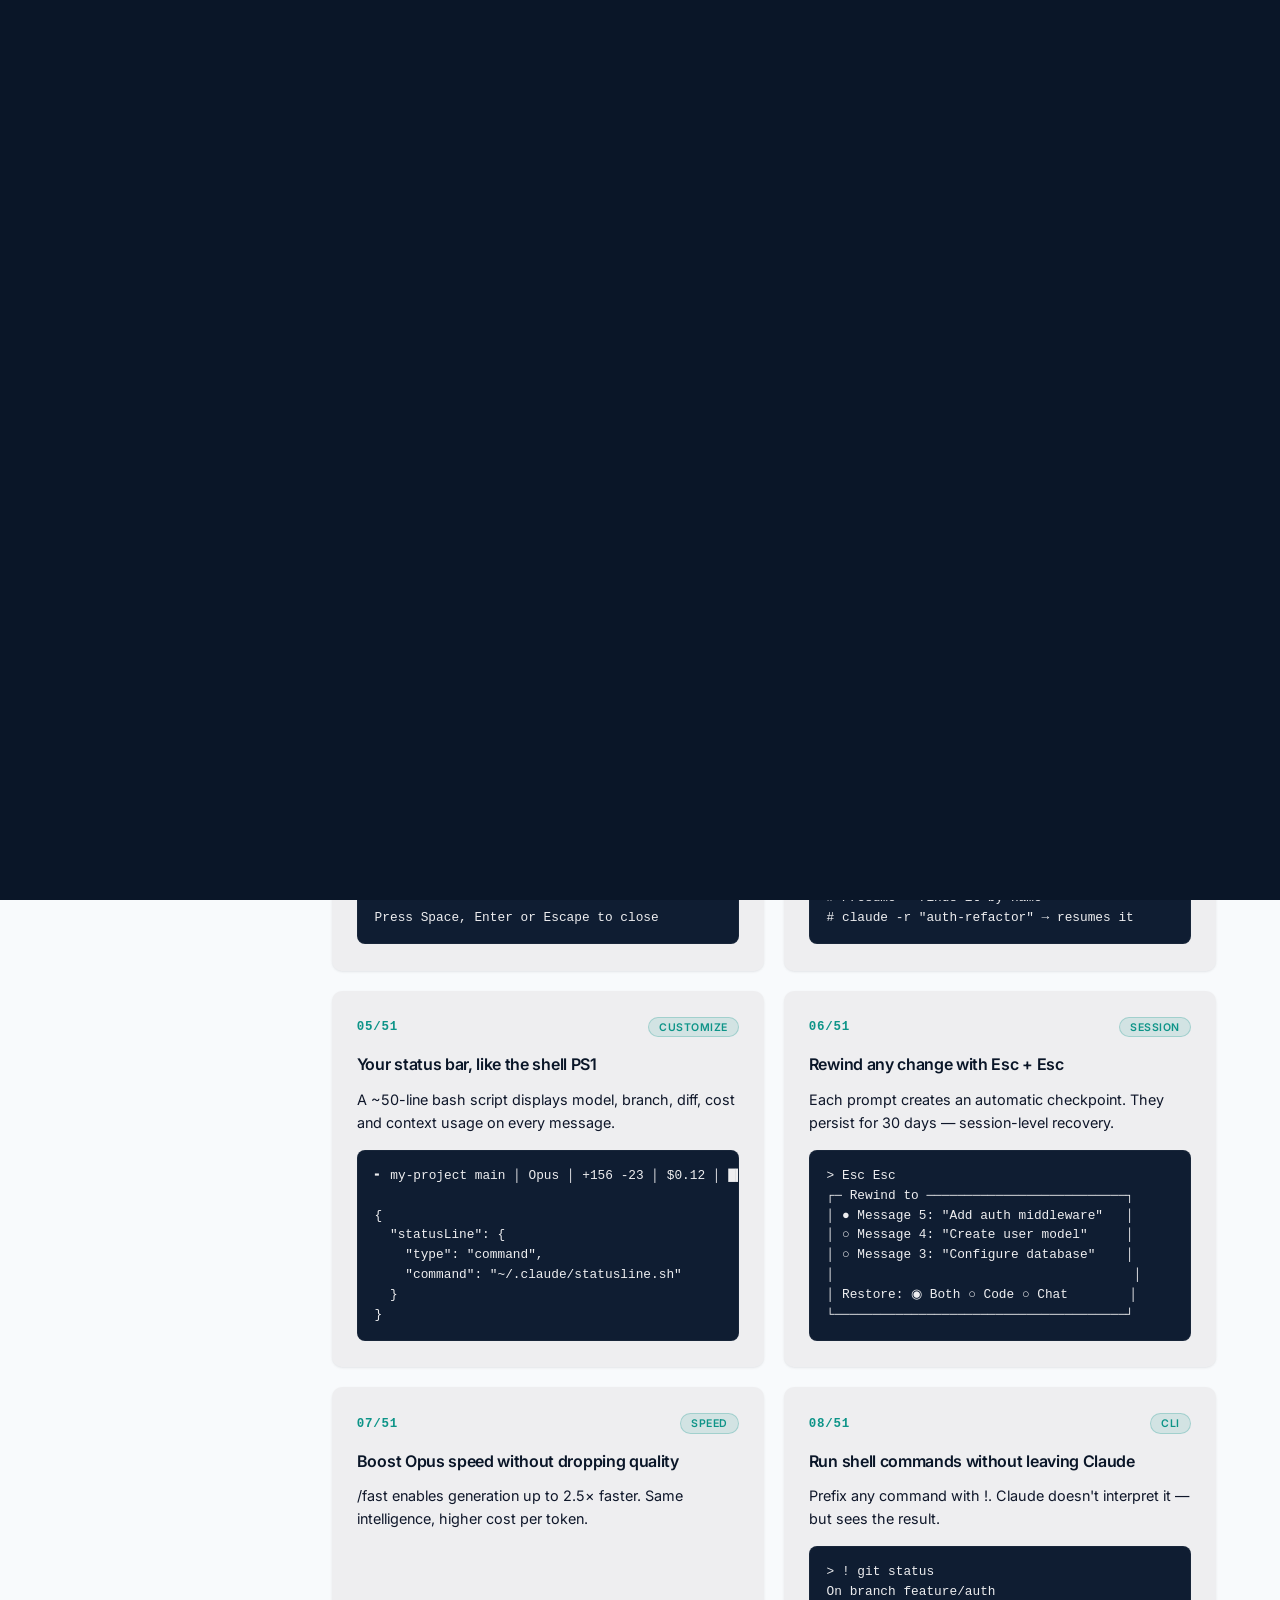
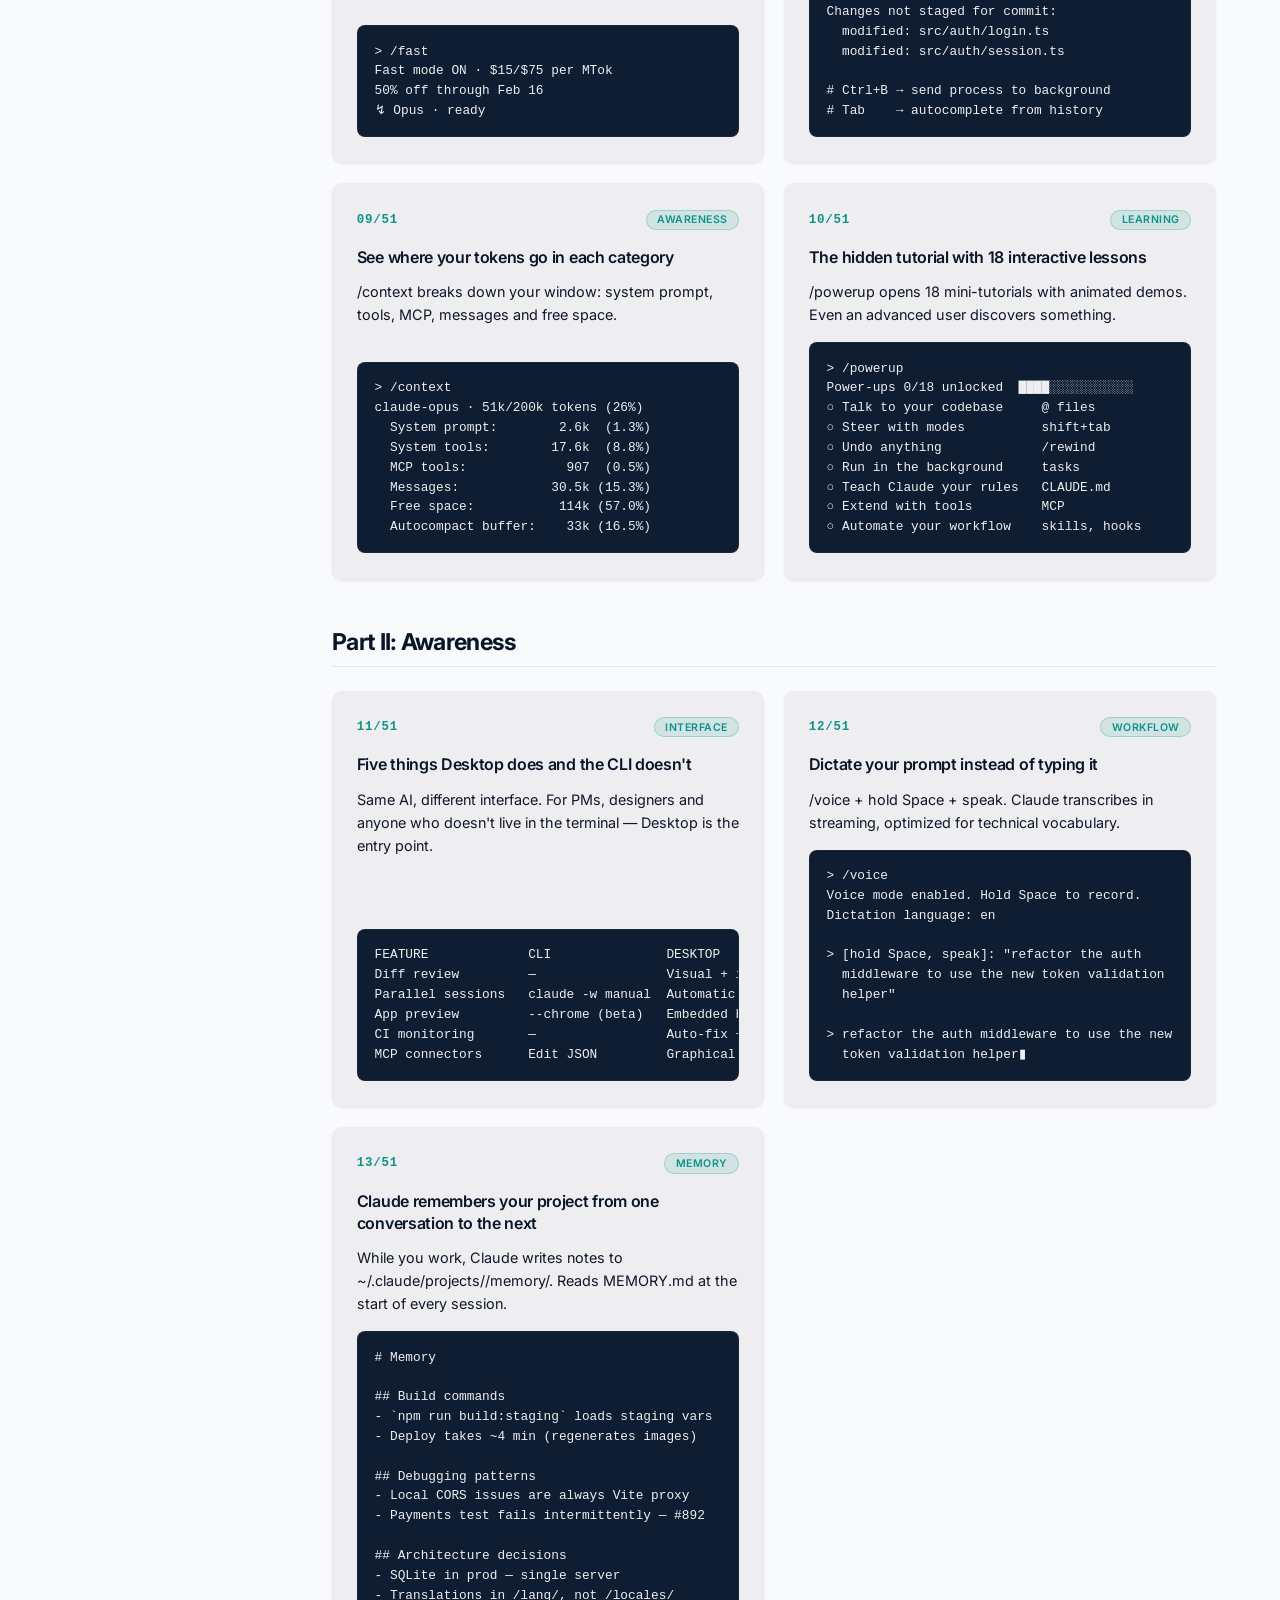
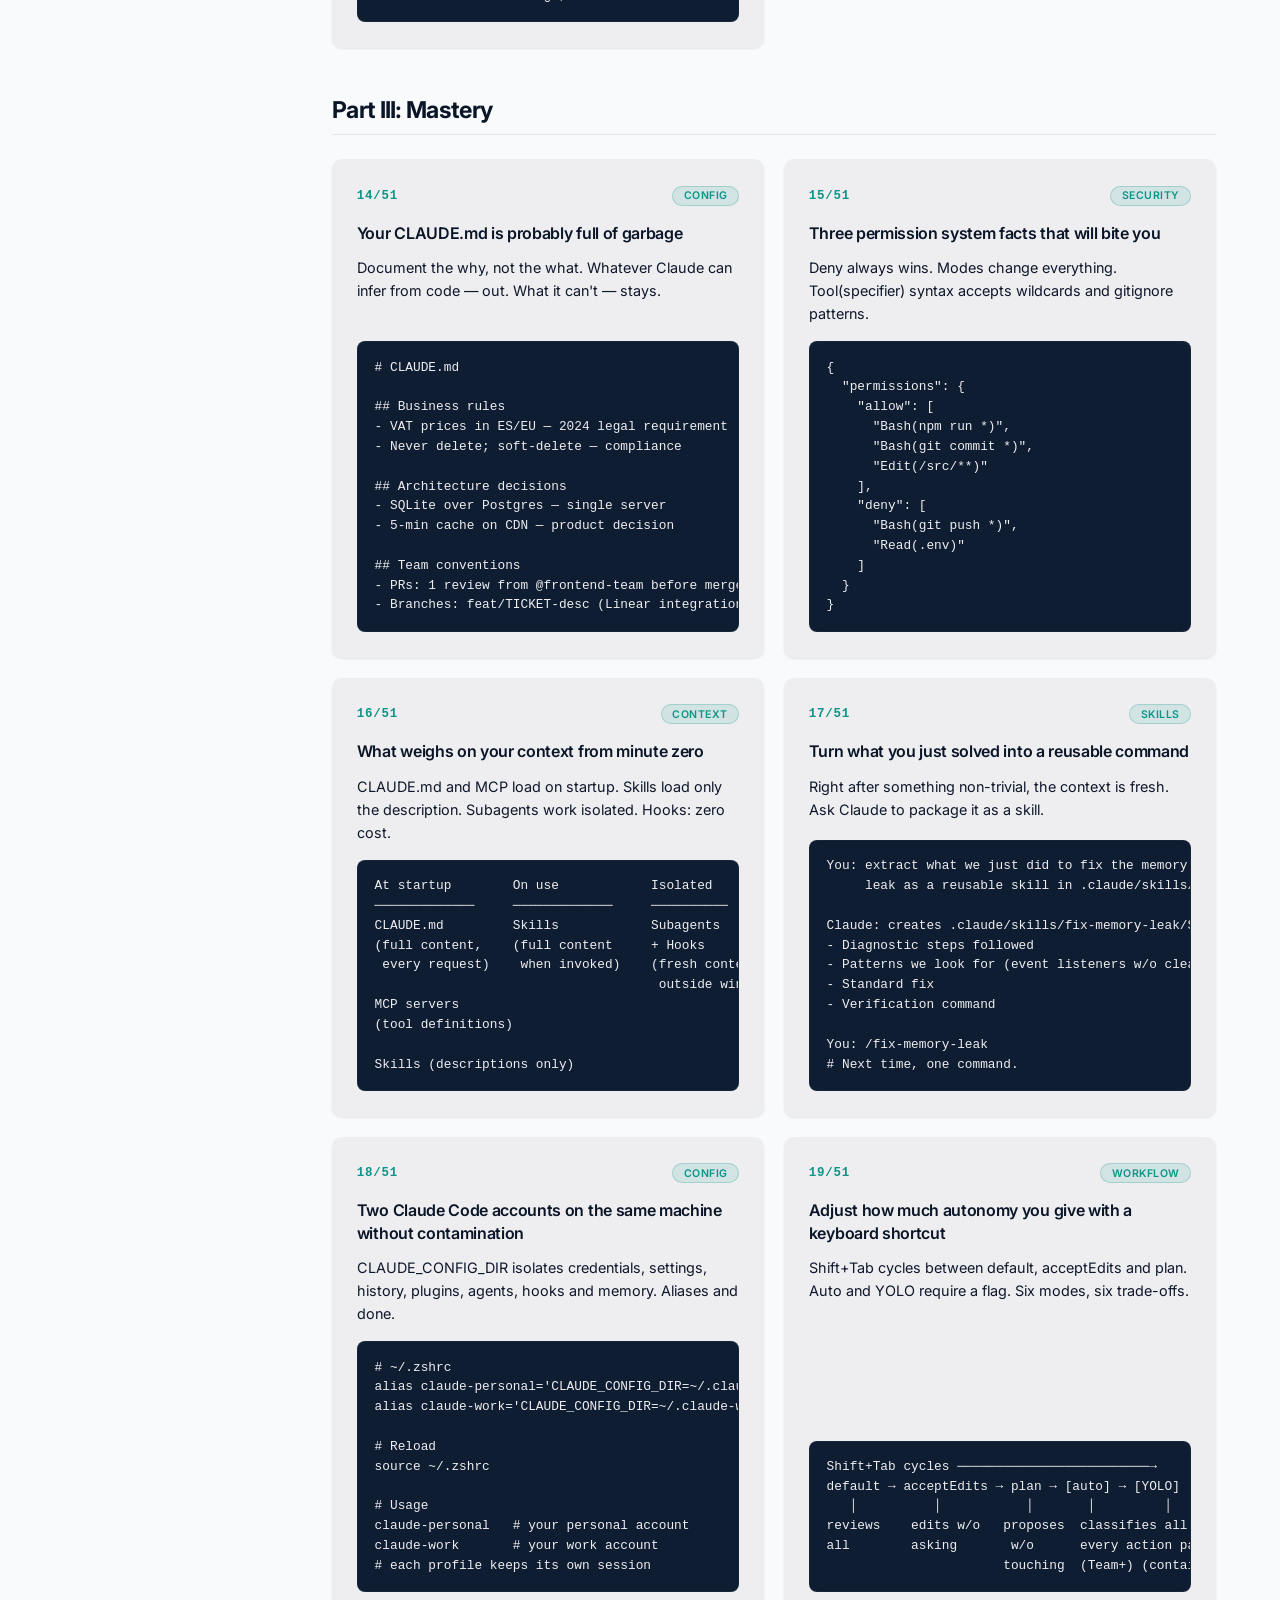
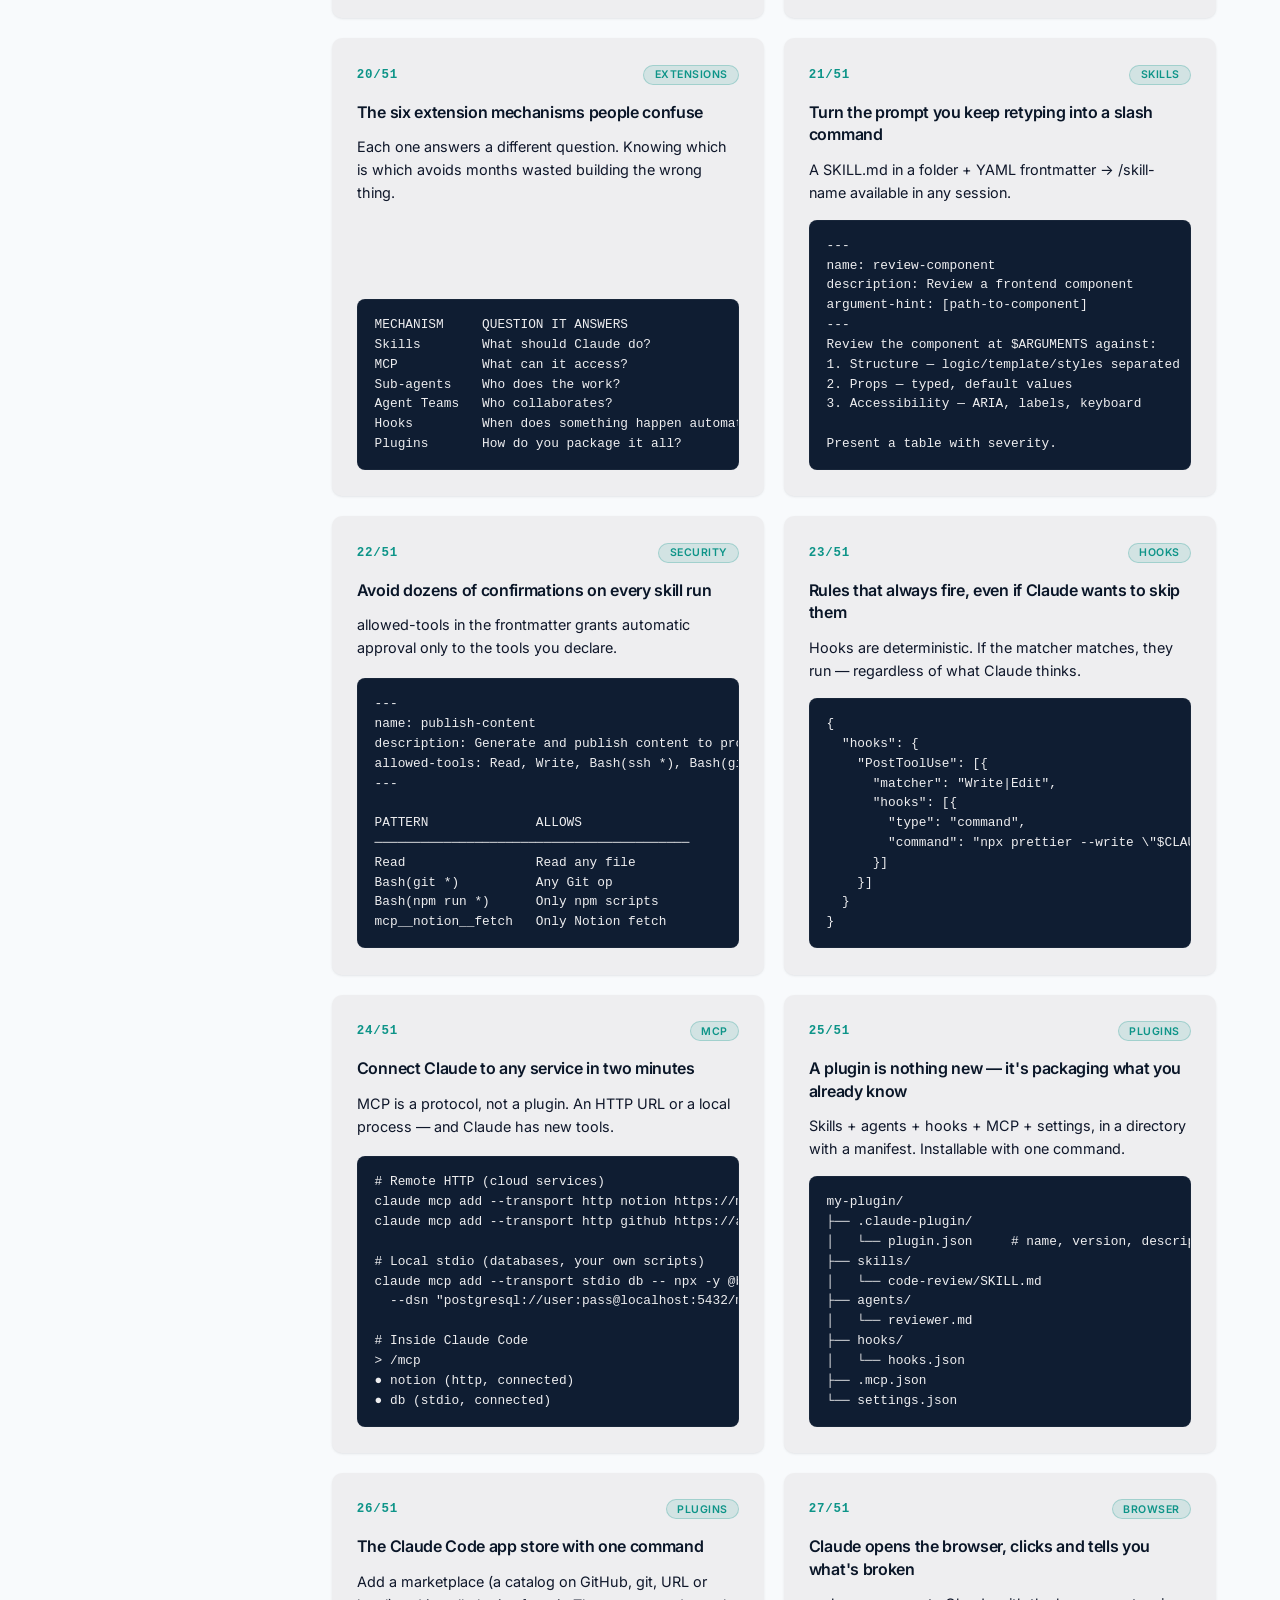
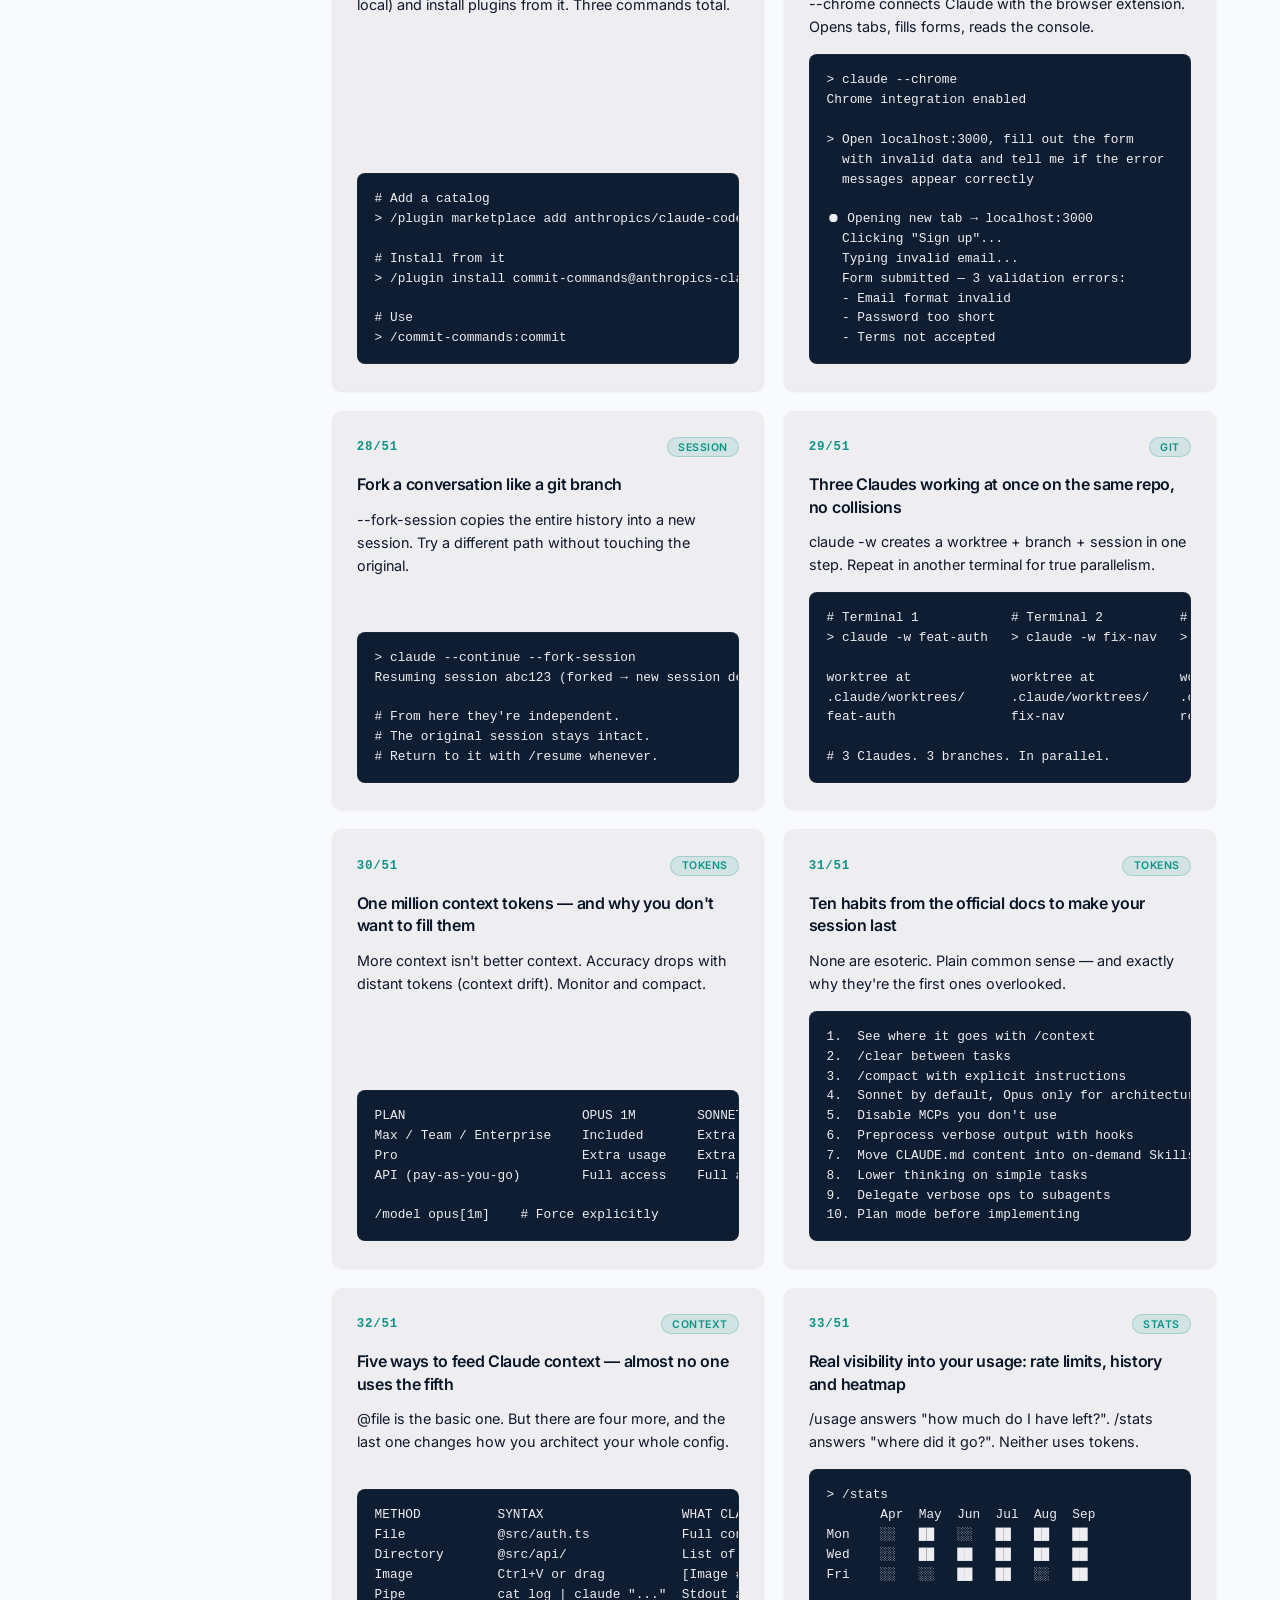
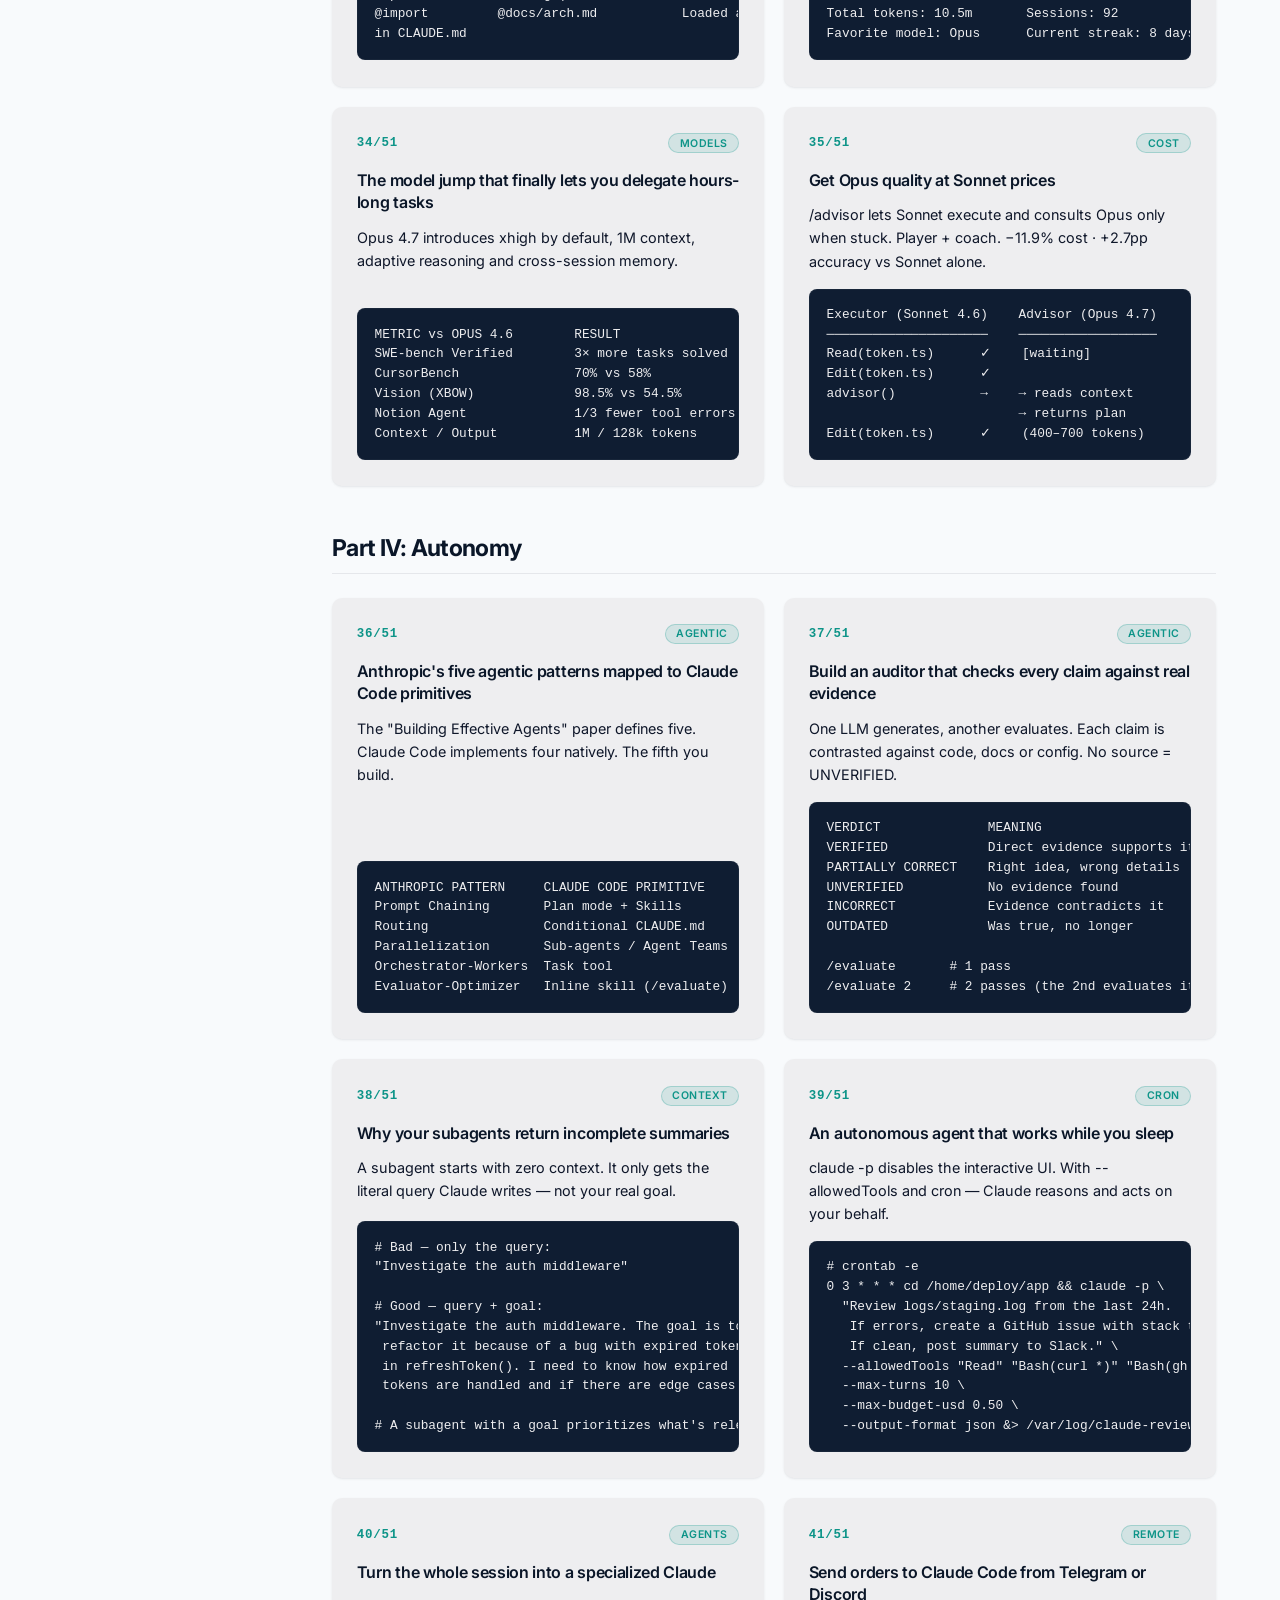
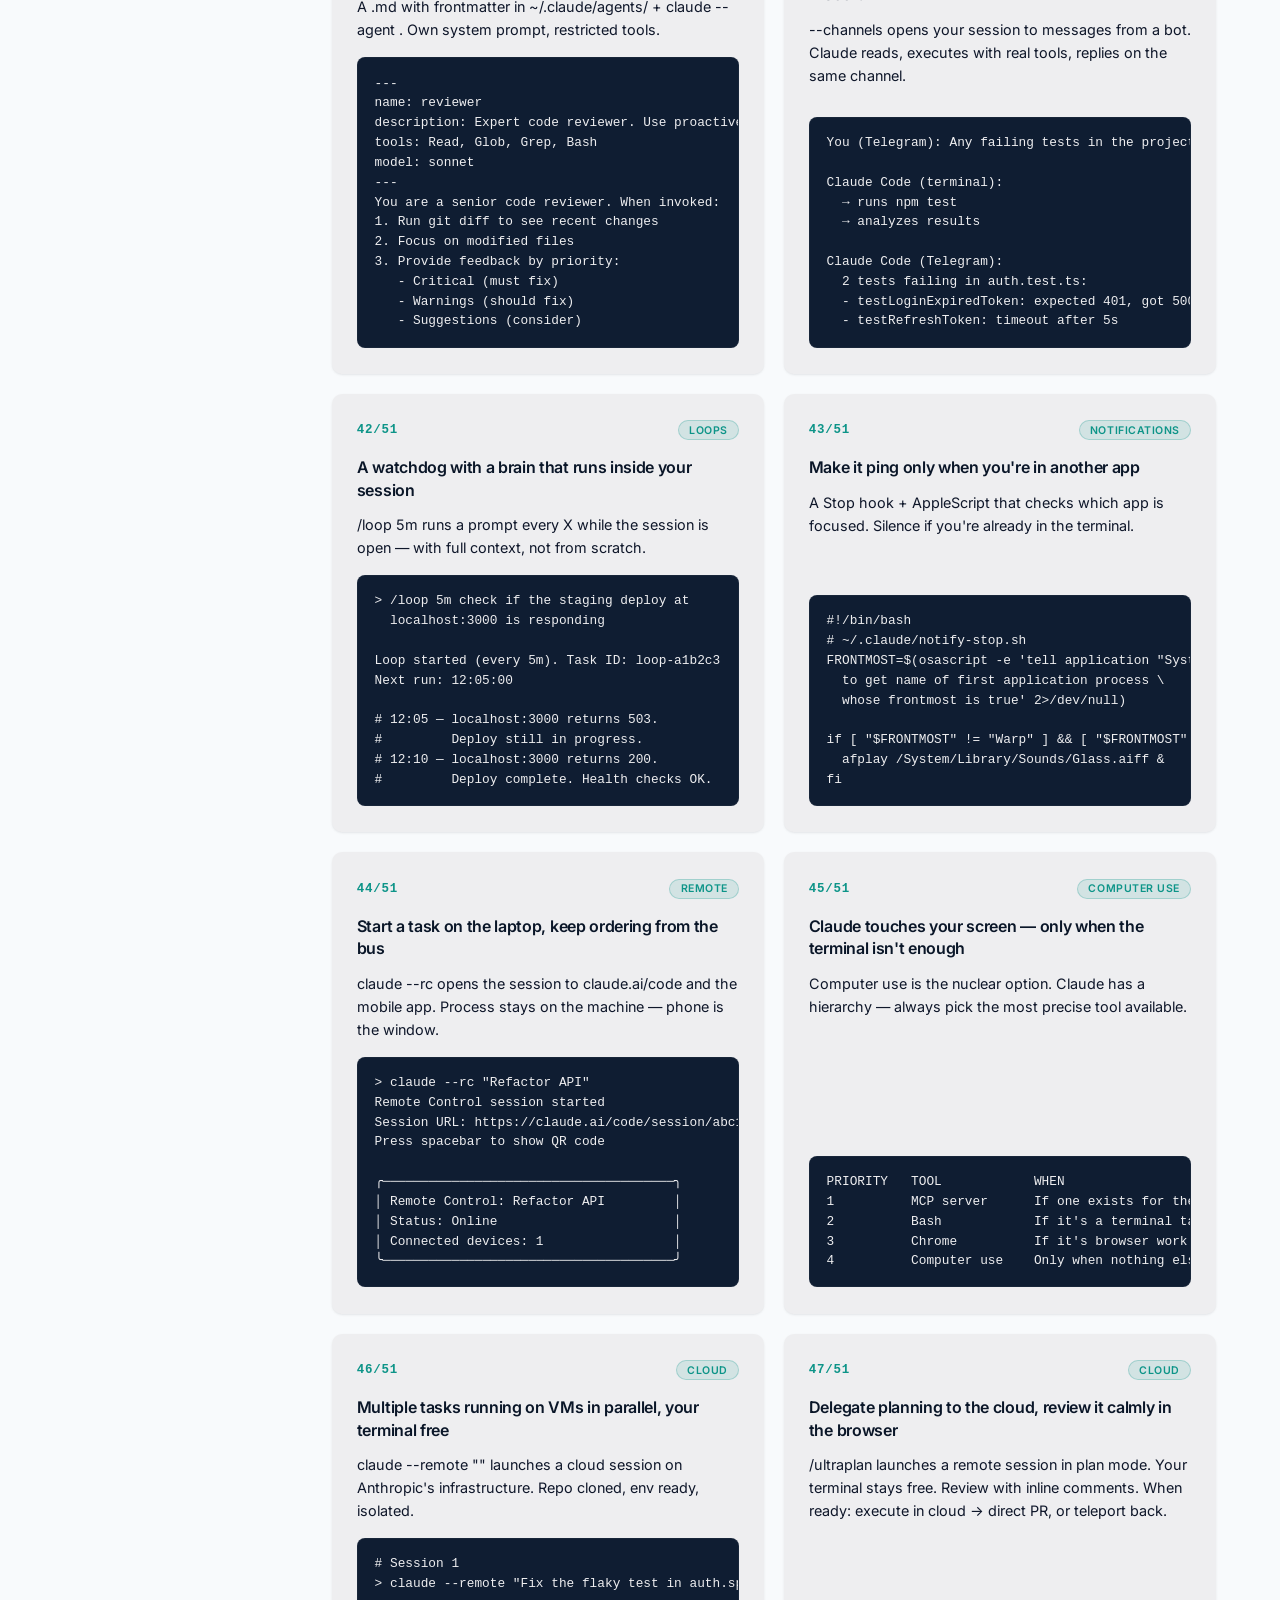
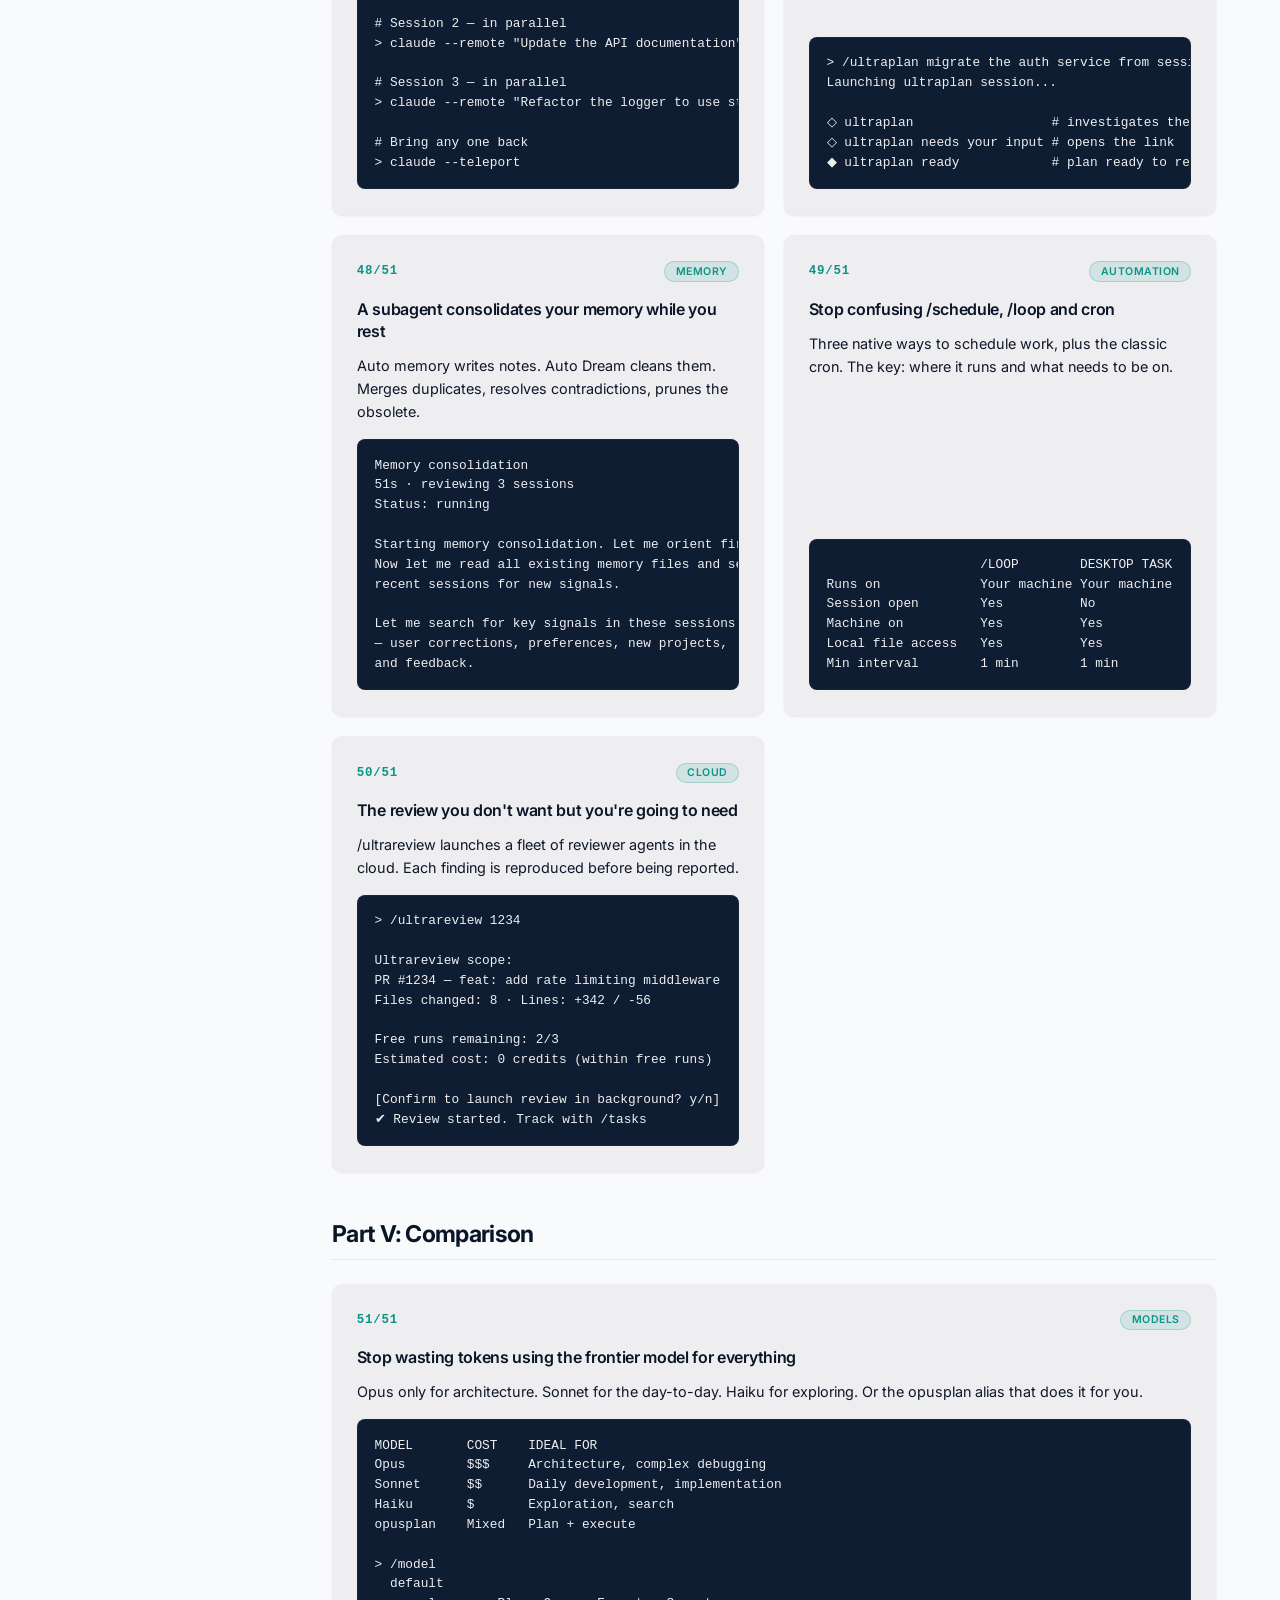
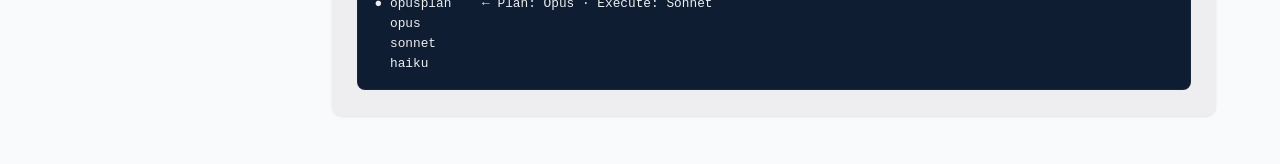
<file: practice.html>
<!DOCTYPE html>
<html lang="es">
<head>
    <meta charset="UTF-8">
    <meta name="viewport" content="width=device-width, initial-scale=1.0">
    <title>Claude Code Practice | Jaime Mollinedo</title>
    <link rel="preconnect" href="https://fonts.googleapis.com">
    <link rel="preconnect" href="https://fonts.gstatic.com" crossorigin>
    <link href="https://fonts.googleapis.com/css2?family=Inter:wght@400;500;600;700&family=Outfit:wght@500;600;700&display=swap" rel="stylesheet">
    <style>
        /* Critical inline CSS: loader must cover the page before styles.css loads */
        html, body { margin: 0; padding: 0; background: #0A1628; }
        #loader {
            position: fixed; inset: 0;
            background: #0A1628;
            z-index: 9999;
            display: flex;
            flex-direction: column;
            align-items: center;
            justify-content: center;
        }
        .loader-stack {
            display: flex;
            flex-direction: column;
            align-items: center;
            gap: 0.5rem;
            opacity: 0;
        }
        .loader-bar-track {
            position: absolute;
            bottom: 0; left: 0; right: 0;
            height: 3px;
            background: rgba(255,255,255,0.06);
        }
        /* Hide everything except loader until JS marks the app as ready */
        body > :not(#loader) { visibility: hidden; }
        body.app-ready > :not(#loader) { visibility: visible; }
    </style>
    <link rel="stylesheet" href="styles.css">
</head>
<body>

    <button id="sidebar-toggle" class="sidebar-toggle" type="button" aria-label="Toggle sidebar" aria-expanded="true">
        <svg viewBox="0 0 24 24" fill="none" stroke="currentColor" stroke-width="2.4" stroke-linecap="round" stroke-linejoin="round" aria-hidden="true">
            <polyline points="15 18 9 12 15 6"/>
        </svg>
    </button>

    <div id="loader">
        <div class="loader-stack">
        <svg class="loader-svg" viewBox="310 240 460 460" xmlns="http://www.w3.org/2000/svg">
            <g transform="matrix(1,0,0,1,341.3179931640625,269.75)">
                <g transform="matrix(1,0,0,1,198.8090057373047,198.95899963378906)">
                    <path class="loader-path" pathLength="1" fill="rgb(217,119,87)" fill-opacity="1" d=" M-120.64199829101562,65.4990005493164 C-120.64199829101562,65.4990005493164 -42.5260009765625,21.665000915527344 -42.5260009765625,21.665000915527344 C-42.5260009765625,21.665000915527344 -41.220001220703125,17.844999313354492 -41.220001220703125,17.844999313354492 C-41.220001220703125,17.844999313354492 -42.5260009765625,15.734000205993652 -42.5260009765625,15.734000205993652 C-42.5260009765625,15.734000205993652 -46.347999572753906,15.734000205993652 -46.347999572753906,15.734000205993652 C-46.347999572753906,15.734000205993652 -59.41699981689453,14.928999900817871 -59.41699981689453,14.928999900817871 C-59.41699981689453,14.928999900817871 -104.05500030517578,13.722999572753906 -104.05500030517578,13.722999572753906 C-104.05500030517578,13.722999572753906 -142.75999450683594,12.11400032043457 -142.75999450683594,12.11400032043457 C-142.75999450683594,12.11400032043457 -180.25999450683594,10.104000091552734 -180.25999450683594,10.104000091552734 C-180.25999450683594,10.104000091552734 -189.71099853515625,8.093000411987305 -189.71099853515625,8.093000411987305 C-189.71099853515625,8.093000411987305 -198.5590057373047,-3.569000005722046 -198.5590057373047,-3.569000005722046 C-198.5590057373047,-3.569000005722046 -197.6540069580078,-9.399999618530273 -197.6540069580078,-9.399999618530273 C-197.6540069580078,-9.399999618530273 -189.71099853515625,-14.729000091552734 -189.71099853515625,-14.729000091552734 C-189.71099853515625,-14.729000091552734 -178.35000610351562,-13.722999572753906 -178.35000610351562,-13.722999572753906 C-178.35000610351562,-13.722999572753906 -153.21600341796875,-12.013999938964844 -153.21600341796875,-12.013999938964844 C-153.21600341796875,-12.013999938964844 -115.51599884033203,-9.399999618530273 -115.51599884033203,-9.399999618530273 C-115.51599884033203,-9.399999618530273 -88.16899871826172,-7.791999816894531 -88.16899871826172,-7.791999816894531 C-88.16899871826172,-7.791999816894531 -47.65399932861328,-3.569000005722046 -47.65399932861328,-3.569000005722046 C-47.65399932861328,-3.569000005722046 -41.220001220703125,-3.569000005722046 -41.220001220703125,-3.569000005722046 C-41.220001220703125,-3.569000005722046 -40.31399917602539,-6.183000087738037 -40.31399917602539,-6.183000087738037 C-40.31399917602539,-6.183000087738037 -42.5260009765625,-7.791999816894531 -42.5260009765625,-7.791999816894531 C-42.5260009765625,-7.791999816894531 -44.236000061035156,-9.399999618530273 -44.236000061035156,-9.399999618530273 C-44.236000061035156,-9.399999618530273 -83.24299621582031,-35.840999603271484 -83.24299621582031,-35.840999603271484 C-83.24299621582031,-35.840999603271484 -125.46900177001953,-63.790000915527344 -125.46900177001953,-63.790000915527344 C-125.46900177001953,-63.790000915527344 -147.58599853515625,-79.8759994506836 -147.58599853515625,-79.8759994506836 C-147.58599853515625,-79.8759994506836 -159.55099487304688,-88.01899719238281 -159.55099487304688,-88.01899719238281 C-159.55099487304688,-88.01899719238281 -165.58200073242188,-95.66000366210938 -165.58200073242188,-95.66000366210938 C-165.58200073242188,-95.66000366210938 -168.19700622558594,-112.3489990234375 -168.19700622558594,-112.3489990234375 C-168.19700622558594,-112.3489990234375 -157.33900451660156,-124.31300354003906 -157.33900451660156,-124.31300354003906 C-157.33900451660156,-124.31300354003906 -142.75999450683594,-123.30699920654297 -142.75999450683594,-123.30699920654297 C-142.75999450683594,-123.30699920654297 -139.0399932861328,-122.302001953125 -139.0399932861328,-122.302001953125 C-139.0399932861328,-122.302001953125 -124.26300048828125,-110.94100189208984 -124.26300048828125,-110.94100189208984 C-124.26300048828125,-110.94100189208984 -92.69400024414062,-86.51100158691406 -92.69400024414062,-86.51100158691406 C-92.69400024414062,-86.51100158691406 -51.4739990234375,-56.14899826049805 -51.4739990234375,-56.14899826049805 C-51.4739990234375,-56.14899826049805 -45.44300079345703,-51.12300109863281 -45.44300079345703,-51.12300109863281 C-45.44300079345703,-51.12300109863281 -43.029998779296875,-52.832000732421875 -43.029998779296875,-52.832000732421875 C-43.029998779296875,-52.832000732421875 -42.72800064086914,-54.03799819946289 -42.72800064086914,-54.03799819946289 C-42.72800064086914,-54.03799819946289 -45.44300079345703,-58.5620002746582 -45.44300079345703,-58.5620002746582 C-45.44300079345703,-58.5620002746582 -67.86199951171875,-99.0780029296875 -67.86199951171875,-99.0780029296875 C-67.86199951171875,-99.0780029296875 -91.78900146484375,-140.29800415039062 -91.78900146484375,-140.29800415039062 C-91.78900146484375,-140.29800415039062 -102.44499969482422,-157.38900756835938 -102.44499969482422,-157.38900756835938 C-102.44499969482422,-157.38900756835938 -105.26000213623047,-167.64300537109375 -105.26000213623047,-167.64300537109375 C-106.26599884033203,-171.86599731445312 -106.97000122070312,-175.38499450683594 -106.97000122070312,-179.70799255371094 C-106.97000122070312,-179.70799255371094 -94.60399627685547,-196.4969940185547 -94.60399627685547,-196.4969940185547 C-94.60399627685547,-196.4969940185547 -87.76799774169922,-198.70899963378906 -87.76799774169922,-198.70899963378906 C-87.76799774169922,-198.70899963378906 -71.27999877929688,-196.4969940185547 -71.27999877929688,-196.4969940185547 C-71.27999877929688,-196.4969940185547 -64.34200286865234,-190.46499633789062 -64.34200286865234,-190.46499633789062 C-64.34200286865234,-190.46499633789062 -54.0890007019043,-167.0399932861328 -54.0890007019043,-167.0399932861328 C-54.0890007019043,-167.0399932861328 -37.5,-130.1439971923828 -37.5,-130.1439971923828 C-37.5,-130.1439971923828 -11.762999534606934,-79.97599792480469 -11.762999534606934,-79.97599792480469 C-11.762999534606934,-79.97599792480469 -4.2230000495910645,-65.09700012207031 -4.2230000495910645,-65.09700012207031 C-4.2230000495910645,-65.09700012207031 -0.20200000703334808,-51.32400131225586 -0.20200000703334808,-51.32400131225586 C-0.20200000703334808,-51.32400131225586 1.305999994277954,-47.10100173950195 1.305999994277954,-47.10100173950195 C1.305999994277954,-47.10100173950195 3.9210000038146973,-47.10100173950195 3.9210000038146973,-47.10100173950195 C3.9210000038146973,-47.10100173950195 3.9210000038146973,-49.513999938964844 3.9210000038146973,-49.513999938964844 C3.9210000038146973,-49.513999938964844 6.0320000648498535,-77.76499938964844 6.0320000648498535,-77.76499938964844 C6.0320000648498535,-77.76499938964844 9.95199966430664,-112.4489974975586 9.95199966430664,-112.4489974975586 C9.95199966430664,-112.4489974975586 13.77299976348877,-157.08700561523438 13.77299976348877,-157.08700561523438 C13.77299976348877,-157.08700561523438 15.079999923706055,-169.6540069580078 15.079999923706055,-169.6540069580078 C15.079999923706055,-169.6540069580078 21.31399917602539,-184.73500061035156 21.31399917602539,-184.73500061035156 C21.31399917602539,-184.73500061035156 33.67900085449219,-192.8780059814453 33.67900085449219,-192.8780059814453 C33.67900085449219,-192.8780059814453 43.33000183105469,-188.2530059814453 43.33000183105469,-188.2530059814453 C43.33000183105469,-188.2530059814453 51.27299880981445,-176.89300537109375 51.27299880981445,-176.89300537109375 C51.27299880981445,-176.89300537109375 50.167999267578125,-169.5540008544922 50.167999267578125,-169.5540008544922 C50.167999267578125,-169.5540008544922 45.44200134277344,-138.88999938964844 45.44200134277344,-138.88999938964844 C45.44200134277344,-138.88999938964844 36.19200134277344,-90.83399963378906 36.19200134277344,-90.83399963378906 C36.19200134277344,-90.83399963378906 30.160999298095703,-58.66299819946289 30.160999298095703,-58.66299819946289 C30.160999298095703,-58.66299819946289 33.67900085449219,-58.66299819946289 33.67900085449219,-58.66299819946289 C33.67900085449219,-58.66299819946289 37.70000076293945,-62.683998107910156 37.70000076293945,-62.683998107910156 C37.70000076293945,-62.683998107910156 53.987998962402344,-84.29900360107422 53.987998962402344,-84.29900360107422 C53.987998962402344,-84.29900360107422 81.33300018310547,-118.48100280761719 81.33300018310547,-118.48100280761719 C81.33300018310547,-118.48100280761719 93.39700317382812,-132.0540008544922 93.39700317382812,-132.0540008544922 C93.39700317382812,-132.0540008544922 107.4729995727539,-147.03399658203125 107.4729995727539,-147.03399658203125 C107.4729995727539,-147.03399658203125 116.5199966430664,-154.1719970703125 116.5199966430664,-154.1719970703125 C116.5199966430664,-154.1719970703125 133.61099243164062,-154.1719970703125 133.61099243164062,-154.1719970703125 C133.61099243164062,-154.1719970703125 146.17799377441406,-135.4720001220703 146.17799377441406,-135.4720001220703 C146.17799377441406,-135.4720001220703 140.54800415039062,-116.16899871826172 140.54800415039062,-116.16899871826172 C140.54800415039062,-116.16899871826172 122.95500183105469,-93.8499984741211 122.95500183105469,-93.8499984741211 C122.95500183105469,-93.8499984741211 108.37699890136719,-74.9489974975586 108.37699890136719,-74.9489974975586 C108.37699890136719,-74.9489974975586 87.46600341796875,-46.79899978637695 87.46600341796875,-46.79899978637695 C87.46600341796875,-46.79899978637695 74.39700317382812,-24.27899932861328 74.39700317382812,-24.27899932861328 C74.39700317382812,-24.27899932861328 75.60299682617188,-22.469999313354492 75.60299682617188,-22.469999313354492 C75.60299682617188,-22.469999313354492 78.72000122070312,-22.770999908447266 78.72000122070312,-22.770999908447266 C78.72000122070312,-22.770999908447266 125.97100067138672,-32.82500076293945 125.97100067138672,-32.82500076293945 C125.97100067138672,-32.82500076293945 151.5070037841797,-37.45000076293945 151.5070037841797,-37.45000076293945 C151.5070037841797,-37.45000076293945 181.97000122070312,-42.678001403808594 181.97000122070312,-42.678001403808594 C181.97000122070312,-42.678001403808594 195.7429962158203,-36.24300003051758 195.7429962158203,-36.24300003051758 C195.7429962158203,-36.24300003051758 197.25100708007812,-29.70800018310547 197.25100708007812,-29.70800018310547 C197.25100708007812,-29.70800018310547 191.82200622558594,-16.336999893188477 191.82200622558594,-16.336999893188477 C191.82200622558594,-16.336999893188477 159.24899291992188,-8.293999671936035 159.24899291992188,-8.293999671936035 C159.24899291992188,-8.293999671936035 121.0459976196289,-0.6539999842643738 121.0459976196289,-0.6539999842643738 C121.0459976196289,-0.6539999842643738 64.14199829101562,12.817999839782715 64.14199829101562,12.817999839782715 C64.14199829101562,12.817999839782715 63.43899917602539,13.321000099182129 63.43899917602539,13.321000099182129 C63.43899917602539,13.321000099182129 64.24199676513672,14.326000213623047 64.24199676513672,14.326000213623047 C64.24199676513672,14.326000213623047 89.87899780273438,16.73900032043457 89.87899780273438,16.73900032043457 C89.87899780273438,16.73900032043457 100.83699798583984,17.341999053955078 100.83699798583984,17.341999053955078 C100.83699798583984,17.341999053955078 127.68099975585938,17.341999053955078 127.68099975585938,17.341999053955078 C127.68099975585938,17.341999053955078 177.64700317382812,21.062000274658203 177.64700317382812,21.062000274658203 C177.64700317382812,21.062000274658203 190.7169952392578,29.70800018310547 190.7169952392578,29.70800018310547 C190.7169952392578,29.70800018310547 198.5590057373047,40.263999938964844 198.5590057373047,40.263999938964844 C198.5590057373047,40.263999938964844 197.25100708007812,48.30699920654297 197.25100708007812,48.30699920654297 C197.25100708007812,48.30699920654297 177.1439971923828,58.5620002746582 177.1439971923828,58.5620002746582 C177.1439971923828,58.5620002746582 149.99899291992188,52.12799835205078 149.99899291992188,52.12799835205078 C149.99899291992188,52.12799835205078 86.66100311279297,37.047000885009766 86.66100311279297,37.047000885009766 C86.66100311279297,37.047000885009766 64.9469985961914,31.618000030517578 64.9469985961914,31.618000030517578 C64.9469985961914,31.618000030517578 61.92900085449219,31.618000030517578 61.92900085449219,31.618000030517578 C61.92900085449219,31.618000030517578 61.92900085449219,33.428001403808594 61.92900085449219,33.428001403808594 C61.92900085449219,33.428001403808594 80.0270004272461,51.12200164794922 80.0270004272461,51.12200164794922 C80.0270004272461,51.12200164794922 113.2030029296875,81.08200073242188 113.2030029296875,81.08200073242188 C113.2030029296875,81.08200073242188 154.72500610351562,119.68800354003906 154.72500610351562,119.68800354003906 C154.72500610351562,119.68800354003906 156.8350067138672,129.23899841308594 156.8350067138672,129.23899841308594 C156.8350067138672,129.23899841308594 151.5070037841797,136.7790069580078 151.5070037841797,136.7790069580078 C151.5070037841797,136.7790069580078 145.8769989013672,135.97500610351562 145.8769989013672,135.97500610351562 C145.8769989013672,135.97500610351562 109.38200378417969,108.52799987792969 109.38200378417969,108.52799987792969 C109.38200378417969,108.52799987792969 95.30699920654297,96.16200256347656 95.30699920654297,96.16200256347656 C95.30699920654297,96.16200256347656 63.43899917602539,69.31900024414062 63.43899917602539,69.31900024414062 C63.43899917602539,69.31900024414062 61.32699966430664,69.31900024414062 61.32699966430664,69.31900024414062 C61.32699966430664,69.31900024414062 61.32699966430664,72.13400268554688 61.32699966430664,72.13400268554688 C61.32699966430664,72.13400268554688 68.66500091552734,82.89199829101562 68.66500091552734,82.89199829101562 C68.66500091552734,82.89199829101562 107.4729995727539,141.20199584960938 107.4729995727539,141.20199584960938 C107.4729995727539,141.20199584960938 109.48300170898438,159.09800720214844 109.48300170898438,159.09800720214844 C109.48300170898438,159.09800720214844 106.66799926757812,164.9290008544922 106.66799926757812,164.9290008544922 C106.66799926757812,164.9290008544922 96.61399841308594,168.447998046875 96.61399841308594,168.447998046875 C96.61399841308594,168.447998046875 85.55599975585938,166.43699645996094 85.55599975585938,166.43699645996094 C85.55599975585938,166.43699645996094 62.834999084472656,134.56700134277344 62.834999084472656,134.56700134277344 C62.834999084472656,134.56700134277344 39.40999984741211,98.6760025024414 39.40999984741211,98.6760025024414 C39.40999984741211,98.6760025024414 20.510000228881836,66.50399780273438 20.510000228881836,66.50399780273438 C20.510000228881836,66.50399780273438 18.195999145507812,67.81099700927734 18.195999145507812,67.81099700927734 C18.195999145507812,67.81099700927734 7.038000106811523,187.9510040283203 7.038000106811523,187.9510040283203 C7.038000106811523,187.9510040283203 1.809000015258789,194.08399963378906 1.809000015258789,194.08399963378906 C1.809000015258789,194.08399963378906 -10.253999710083008,198.70899963378906 -10.253999710083008,198.70899963378906 C-10.253999710083008,198.70899963378906 -20.30900001525879,191.0679931640625 -20.30900001525879,191.0679931640625 C-20.30900001525879,191.0679931640625 -25.636999130249023,178.70199584960938 -25.636999130249023,178.70199584960938 C-25.636999130249023,178.70199584960938 -20.30900001525879,154.27200317382812 -20.30900001525879,154.27200317382812 C-20.30900001525879,154.27200317382812 -13.87399959564209,122.4020004272461 -13.87399959564209,122.4020004272461 C-13.87399959564209,122.4020004272461 -8.647000312805176,97.06700134277344 -8.647000312805176,97.06700134277344 C-8.647000312805176,97.06700134277344 -3.9210000038146973,65.5989990234375 -3.9210000038146973,65.5989990234375 C-3.9210000038146973,65.5989990234375 -1.1050000190734863,55.14400100708008 -1.1050000190734863,55.14400100708008 C-1.1050000190734863,55.14400100708008 -1.305999994277954,54.439998626708984 -1.305999994277954,54.439998626708984 C-1.305999994277954,54.439998626708984 -3.619999885559082,54.742000579833984 -3.619999885559082,54.742000579833984 C-3.619999885559082,54.742000579833984 -27.344999313354492,87.31500244140625 -27.344999313354492,87.31500244140625 C-27.344999313354492,87.31500244140625 -63.43899917602539,136.0749969482422 -63.43899917602539,136.0749969482422 C-63.43899917602539,136.0749969482422 -91.99099731445312,166.63800048828125 -91.99099731445312,166.63800048828125 C-91.99099731445312,166.63800048828125 -98.8270034790039,169.3520050048828 -98.8270034790039,169.3520050048828 C-98.8270034790039,169.3520050048828 -110.69000244140625,163.22000122070312 -110.69000244140625,163.22000122070312 C-110.69000244140625,163.22000122070312 -109.58499908447266,152.26100158691406 -109.58499908447266,152.26100158691406 C-109.58499908447266,152.26100158691406 -102.947998046875,142.50900268554688 -102.947998046875,142.50900268554688 C-102.947998046875,142.50900268554688 -63.43899917602539,92.24099731445312 -63.43899917602539,92.24099731445312 C-63.43899917602539,92.24099731445312 -39.61199951171875,61.07500076293945 -39.61199951171875,61.07500076293945 C-39.61199951171875,61.07500076293945 -24.229999542236328,43.07899856567383 -24.229999542236328,43.07899856567383 C-24.229999542236328,43.07899856567383 -24.229999542236328,40.465999603271484 -24.229999542236328,40.465999603271484 C-24.229999542236328,40.465999603271484 -25.235000610351562,40.465999603271484 -25.235000610351562,40.465999603271484 C-25.235000610351562,40.465999603271484 -130.19400024414062,108.62899780273438 -130.19400024414062,108.62899780273438 C-130.19400024414062,108.62899780273438 -148.89300537109375,111.04199981689453 -148.89300537109375,111.04199981689453 C-148.89300537109375,111.04199981689453 -156.93600463867188,103.5009994506836 -156.93600463867188,103.5009994506836 C-156.93600463867188,103.5009994506836 -155.93099975585938,91.13600158691406 -155.93099975585938,91.13600158691406 C-155.93099975585938,91.13600158691406 -152.11099243164062,87.11399841308594 -152.11099243164062,87.11399841308594 C-152.11099243164062,87.11399841308594 -120.54299926757812,65.39800262451172 -120.54299926757812,65.39800262451172 C-120.54299926757812,65.39800262451172 -120.64199829101562,65.39800262451172 -120.64199829101562,65.39800262451172 C-120.64199829101562,65.39800262451172 -120.64199829101562,65.4990005493164 -120.64199829101562,65.4990005493164z"/>
                </g>
            </g>
        </svg>
        <p id="loader-welcome" class="loader-welcome">Welcome to</p>
        <div class="loader-wordmark" aria-hidden="true">Claude</div>
        <p id="loader-guide" class="loader-guide">A Developer's Guide</p>
        </div>
        <div class="loader-bar-track">
            <div class="loader-bar-fill"></div>
        </div>
    </div>

    <nav class="sidebar">
        <a class="back-home" id="practice-back-home" href="index.html">← Home</a>
        <div class="sidebar-logo" aria-label="Jaime — dev · rock · rider">
            <svg width="200" height="42" viewBox="0 0 200 42" xmlns="http://www.w3.org/2000/svg" role="img" aria-label="Jaime logo">
                <defs>
                    <linearGradient id="jmFill" x1="0%" y1="0%" x2="100%" y2="100%">
                        <stop offset="0%" stop-color="#0D9488"/>
                        <stop offset="55%" stop-color="#1E3A5F"/>
                        <stop offset="100%" stop-color="#FE236D"/>
                    </linearGradient>
                    <linearGradient id="jmStroke" x1="0%" y1="0%" x2="100%" y2="100%">
                        <stop offset="0%" stop-color="#2DD4BF"/>
                        <stop offset="100%" stop-color="#FF5A93"/>
                    </linearGradient>
                </defs>
                <!-- Emblem -->
                <rect x="1" y="1" width="40" height="40" rx="9" fill="url(#jmFill)"/>
                <rect x="2.5" y="2.5" width="37" height="37" rx="7.5" fill="none" stroke="url(#jmStroke)" stroke-width="1" opacity="0.55"/>
                <!-- Corner highlight -->
                <circle cx="6.5" cy="6.5" r="1" fill="#FFFFFF" opacity="0.45"/>
                <!-- Equaliser bars (top-right of emblem) -->
                <g fill="#FFFFFF" opacity="0.85">
                    <rect x="30" y="10" width="1.4" height="4" rx="0.7"/>
                    <rect x="33" y="7"  width="1.4" height="7" rx="0.7"/>
                    <rect x="36" y="9"  width="1.4" height="5" rx="0.7"/>
                </g>
                <!-- JM monogram, italic -->
                <text x="21" y="26" font-family="Outfit, system-ui, sans-serif" font-weight="800" font-style="italic" font-size="18" text-anchor="middle" fill="#FFFFFF" letter-spacing="-0.6">JM</text>
                <!-- Identity dots -->
                <circle cx="13" cy="34" r="1.6" fill="#2DD4BF"/>
                <circle cx="21" cy="34" r="1.6" fill="#FF5A93"/>
                <circle cx="29" cy="34" r="1.6" fill="#FFFFFF"/>
                <!-- Wordmark -->
                <text x="51" y="22" font-family="Outfit, system-ui, sans-serif" font-weight="700" font-size="19" fill="#FFFFFF" letter-spacing="1.8">JAIME</text>
                <!-- Tagline -->
                <text x="51" y="35" font-family="ui-monospace, Menlo, Consolas, monospace" font-weight="700" font-size="8" letter-spacing="1.4">
                    <tspan fill="#2DD4BF">DEV</tspan><tspan fill="#7C8CA3"> · </tspan><tspan fill="#FF5A93">ROCK</tspan><tspan fill="#7C8CA3"> · </tspan><tspan fill="#FFFFFF">RIDER</tspan>
                </text>
            </svg>
        </div>
        <h2>Table of Contents</h2>

        <div class="lang-toggle">
            <button class="lang-btn" data-lang="es" onclick="switchLang('es')">🇪🇸 ES</button>
            <button class="lang-btn active" data-lang="en" onclick="switchLang('en')">🇬🇧 EN</button>
        </div>
        <button class="dark-btn" id="dark-toggle" onclick="toggleDark()">☾ Dark mode</button>

        <div class="search-box">
            <input type="text" id="search-input" placeholder="Search tip..." autocomplete="off">
        </div>
        <span class="results-count" id="results-count"></span>

        <div class="nav-links">
            <a href="#inicio">↑ Home</a>
            <a href="#parte1">I. Start Right (1-10)</a>
            <a href="#parte2">II. Awareness (11-13)</a>
            <a href="#parte3">III. Mastery (14-35)</a>
            <a href="#parte4">IV. Autonomy (36-50)</a>
            <a href="#parte5">V. Comparison (51)</a>
        </div>
        <button class="fav-filter-btn" id="fav-filter" onclick="toggleFavFilter()">★ Favorites</button>
        
        <div class="author">
            <p><strong>Author:</strong> Jaime Mollinedo</p>
            <p>51 Essential Claude Code Tips</p>
        </div>
    </nav>

    <main class="main-content" id="inicio">
        <header class="main-header">
            <p id="main-guide" class="main-guide">A Developer's Guide</p>
            <h1><span>Claude Code Mastery</span></h1>
            <p class="main-desc">The definitive guide to optimization, configuration and autonomous agents.</p>
        </header>
    </main>

    <button id="back-top" onclick="window.scrollTo({top:0,behavior:'smooth'})">↑</button>
<script src="tips.js"></script>
<script src="main.js"></script>
</body>
</html>
</file>
<file: styles.css>
/* === BRAND PALETTE — dawtech ===
   Identity: Teal #0D9488 + Magenta #FE236D
   Light theme by default · .dark class flips to dawtech dark theme
*/
:root {
    /* Dawtech tokens — light theme */
    --bg:              #F8FAFC;
    --surface:         #FFFFFF;
    --surface-alt:     #F1F5F9;
    --surface-raised:  #E2E8F0;
    --primary:         #0D9488;
    --primary-light:   #2DD4BF;
    --primary-dark:    #115E59;
    --accent:          #E11D5E;
    --accent-light:    #F43F7A;
    --deep-blue:       #CBD5E1;
    --deep-blue-light: #1D4ED8;
    --emerald:         #059669;
    --text-primary:    #0F172A;
    --text-secondary:  #475569;
    --border-subtle:   #CBD5E1;

    /* Legacy aliases — keep existing styles working, remapped to dawtech roles */
    --slate-950:  #0A1628;  /* dawtech dark bg — sidebar, dark surfaces */
    --frost:      #EEEEF0;  /* off-white text on dark */
    --flash:      #FE236D;  /* high-impact CTA / action accent — magenta */
    --indigo:     #0D9488;  /* UI accent / gradient — teal primary */
    --slate-100:  #F8FAFC;  /* page bg in light mode */
    --slate-200:  #7C8CA3;  /* gray-blue secondary text */
    --slate-800:  #0F172A;  /* primary text on light bg */

    /* Scrollbars — minimal, magenta accent */
    --scrollbar-size: 6px;
    --scrollbar-track: rgba(10, 22, 40, 0.07);
    --scrollbar-thumb: color-mix(in srgb, var(--flash) 55%, transparent);
    --scrollbar-thumb-hover: var(--flash);
}

/* Dawtech dark theme tokens — applied when body has .dark */
body.dark {
    --bg:              #0A1628;
    --surface:         #0F1D32;
    --surface-alt:     #0D1A2D;
    --surface-raised:  #162844;
    --primary:         #0D9488;
    --primary-light:   #2DD4BF;
    --primary-dark:    #0F766E;
    --accent:          #FE236D;
    --accent-light:    #FF5A93;
    --deep-blue:       #1E3A5F;
    --deep-blue-light: #2563EB;
    --emerald:         #10B981;
    --text-primary:    #EEEEF0;
    --text-secondary:  #7C8CA3;
    --border-subtle:   #1E3050;
}

* { box-sizing: border-box; }

/* Minimal scrollbars (Flash #C8FF00) */
html, body, * {
    scrollbar-width: thin;
    scrollbar-color: var(--scrollbar-thumb) var(--scrollbar-track);
}
*::-webkit-scrollbar {
    width: var(--scrollbar-size);
    height: var(--scrollbar-size);
}
*::-webkit-scrollbar-track {
    background: var(--scrollbar-track);
    border-radius: 100px;
}
*::-webkit-scrollbar-thumb {
    background: var(--scrollbar-thumb);
    border-radius: 100px;
    border: 2px solid transparent;
    background-clip: padding-box;
}
*::-webkit-scrollbar-thumb:hover {
    background: var(--scrollbar-thumb-hover);
    background-clip: padding-box;
}
*::-webkit-scrollbar-corner {
    background: transparent;
}

html { scroll-behavior: smooth; }

body {
    font-family: 'Inter', system-ui, sans-serif;
    margin: 0;
    display: flex;
    background-color: var(--slate-100);
    color: var(--slate-800);
    min-height: 100vh;
}

/* ── Sidebar ── */
.sidebar {
    width: 268px;
    min-width: 268px;
    background-color: var(--slate-950);
    color: var(--frost);
    height: 100vh;
    position: sticky;
    top: 0;
    padding: 2rem 1.5rem;
    overflow-y: auto;
    border-right: 1px solid rgba(255,255,255,0.06);
    display: flex;
    flex-direction: column;
}

/* Sidebar wordmark logo */
.sidebar-logo {
    display: block;
    margin: 0.25rem 0 1.75rem;
    transition: transform 0.2s ease;
}
.sidebar-logo:hover {
    transform: translateY(-1px);
}
.sidebar-logo svg {
    height: 42px;
    width: auto;
    display: block;
}

.sidebar h2 {
    font-size: 0.7rem;
    font-weight: 600;
    letter-spacing: 0.12em;
    text-transform: uppercase;
    margin: 0 0 1rem 0;
    color: var(--slate-200);
    border-bottom: 1px solid rgba(255,255,255,0.08);
    padding-bottom: 0.75rem;
}

.sidebar a {
    display: block;
    color: var(--slate-200);
    text-decoration: none;
    padding: 0.65rem 0;
    border-bottom: 1px solid rgba(255,255,255,0.05);
    font-size: 0.88rem;
    font-weight: 400;
    transition: all 0.18s ease;
}

.sidebar a:hover {
    color: var(--flash);
    padding-left: 8px;
}

.author {
    margin-top: auto;
    padding-top: 1.5rem;
    font-size: 0.75rem;
    color: rgba(205,210,212,0.55);
    border-top: 1px solid rgba(255,255,255,0.07);
}
.author strong { color: var(--slate-200); }

/* ── Main ── */
.main-content {
    flex: 1;
    padding: 3rem 4rem;
    width: 100%;
    min-width: 0;
}

.main-header { margin-bottom: 3.5rem; }

.main-guide {
    font-family: 'Inter', system-ui, sans-serif;
    font-size: 0.78rem;
    font-weight: 700;
    letter-spacing: 0.14em;
    text-transform: uppercase;
    color: var(--indigo);
    margin: 0 0 0.85rem 0;
}

.main-header h1 {
    font-family: 'Inter', system-ui, sans-serif;
    font-weight: 700;
    font-size: 2.6rem;
    letter-spacing: -0.05em;
    color: var(--slate-950);
    margin: 0 0 0.5rem 0;
    line-height: 1.1;
}

/* Flash underline accent on main title */
.main-header h1 span {
    position: relative;
    display: inline-block;
}
.main-header h1 span::after {
    content: '';
    position: absolute;
    left: 0; bottom: -4px;
    width: 100%; height: 4px;
    background: var(--flash);
    border-radius: 2px;
}

.main-desc {
    font-size: 1.1rem;
    margin: 0.75rem 0 0 0;
    color: var(--slate-800);
    font-weight: 400;
}

.section-title {
    font-weight: 700;
    letter-spacing: -0.03em;
    color: var(--slate-950);
    font-size: 1.6rem;
    margin: 4rem 0 1.5rem 0;
    padding-bottom: 0.75rem;
    border-bottom: 1px solid var(--divider);
}

/* ── Grid & Cards ── */
.grid {
    display: grid;
    grid-template-columns: repeat(auto-fit, minmax(420px, 1fr));
    gap: 1.25rem;
    width: 100%;
}

.card {
    background: var(--frost);
    border-radius: 8px;
    padding: 1.5rem;
    box-shadow: var(--shadow-1);
    border: 1px solid var(--divider);
    display: flex;
    flex-direction: column;
    transition: box-shadow 0.18s, border-color 0.18s;
    width: 100%;
}

.card:hover {
    box-shadow: var(--shadow-2);
    border-color: var(--divider-strong);
}

.card-header {
    display: flex;
    justify-content: space-between;
    align-items: center;
    margin-bottom: 1rem;
}

.tip-number {
    font-weight: 700;
    color: var(--indigo);
    font-size: 0.85rem;
    letter-spacing: 0.04em;
    font-family: 'Courier New', monospace;
}

.badge {
    background-color: var(--slate-950);
    color: var(--flash);
    padding: 0.25rem 0.6rem;
    border-radius: 4px;
    font-size: 0.68rem;
    font-weight: 700;
    text-transform: uppercase;
    letter-spacing: 0.08em;
}

.card h3 {
    margin: 0 0 0.75rem 0;
    color: var(--slate-950);
    font-size: 1rem;
    font-weight: 600;
    line-height: 1.4;
    letter-spacing: -0.02em;
}

.card p {
    margin: 0 0 1rem 0;
    font-size: 0.9rem;
    line-height: 1.6;
    flex-grow: 1;
    color: var(--slate-800);
}

/* ── Code blocks ── */
pre, code {
    background-color: var(--slate-950);
    color: var(--flash);
    padding: 0.9rem 1rem;
    border-radius: 6px;
    font-family: 'Courier New', Courier, monospace;
    font-size: 0.82rem;
    overflow-x: auto;
    margin: 0;
    width: 100%;
    border: 1px solid rgba(255,255,255,0.06);
}

/* ── Responsive ── */
@media (max-width: 900px) {
    body { flex-direction: column; }
    .sidebar { width: 100%; height: auto; position: static; padding: 1.5rem; }
    .main-content { padding: 2rem; }
}

/* Language Toggle */
.lang-toggle {
    display: flex;
    gap: 0.4rem;
    margin-bottom: 1.2rem;
}
.lang-btn {
    flex: 1;
    padding: 0.4rem;
    border: 1px solid rgba(255,255,255,0.12);
    border-radius: 5px;
    background: transparent;
    color: var(--slate-200);
    font-size: 0.78rem;
    font-weight: 700;
    cursor: pointer;
    transition: all 0.18s;
    letter-spacing: 0.1em;
    font-family: 'Inter', system-ui, sans-serif;
}
.lang-btn.active {
    background: var(--flash);
    color: var(--slate-950);
    border-color: var(--flash);
}
.lang-btn:hover:not(.active) {
    background: rgba(255,255,255,0.1);
    color: var(--frost);
}

/* Search Box */
.search-box {
    margin-bottom: 1.5rem;
    position: relative;
}
.search-box input {
    width: 100%;
    padding: 0.6rem 0.8rem 0.6rem 2rem;
    border: 1px solid rgba(255,255,255,0.1);
    border-radius: 6px;
    background: rgba(255,255,255,0.07);
    color: var(--frost);
    font-size: 0.87rem;
    outline: none;
    transition: border-color 0.18s, background 0.18s;
    box-sizing: border-box;
    font-family: 'Inter', system-ui, sans-serif;
}
.search-box input::placeholder { color: rgba(205,210,212,0.5); }
.search-box input:focus {
    border-color: var(--flash);
    background: rgba(200,255,0,0.06);
}
.search-box::before {
    content: '🔍';
    position: absolute;
    left: 0.55rem;
    top: 50%;
    transform: translateY(-50%);
    font-size: 0.72rem;
    pointer-events: none;
}

/* No results */
.no-results {
    display: none;
    text-align: center;
    color: var(--slate-800);
    padding: 4rem 2rem;
    font-size: 1.05rem;
    width: 100%;
    grid-column: 1 / -1;
}
/* ── Dark mode ── */
body.dark {
    --slate-100: #181A1B;
    --frost:     #242628;
    --slate-800: #CDD2D4;
    --scrollbar-track: rgba(255, 255, 255, 0.06);
    --scrollbar-thumb: rgba(200, 255, 0, 0.38);
    --scrollbar-thumb: color-mix(in srgb, var(--flash) 42%, transparent);
    --scrollbar-thumb-hover: var(--flash);
    --divider: rgba(255, 255, 255, 0.08);
    --divider-strong: rgba(255, 255, 255, 0.16);
    --shadow-1: 0 1px 2px rgba(0, 0, 0, 0.25), 0 1px 3px rgba(0, 0, 0, 0.2);
    --shadow-2: 0 2px 4px rgba(0, 0, 0, 0.3), 0 4px 8px rgba(0, 0, 0, 0.25);
    --shadow-3: 0 4px 8px rgba(0, 0, 0, 0.4), 0 8px 16px rgba(0, 0, 0, 0.3);
}
body.dark .card { box-shadow: var(--shadow-1); border-color: var(--divider); }
body.dark .card:hover { box-shadow: var(--shadow-2); border-color: var(--divider-strong); }
body.dark .section-title { color: var(--slate-200); }
body.dark .main-header h1 { color: #FFFFFF; }
body.dark .main-header h1 span::after { background: var(--flash); }
body.dark .main-guide { color: var(--flash); }
body.dark .main-desc { color: var(--slate-200); }
body.dark .card h3 { color: var(--slate-200); }

/* Dark mode toggle */
.dark-btn {
    width: 100%;
    margin-bottom: 1.2rem;
    padding: 0.4rem;
    border: 1px solid rgba(255,255,255,0.12);
    border-radius: 5px;
    background: transparent;
    color: var(--slate-200);
    font-size: 0.78rem;
    font-weight: 700;
    cursor: pointer;
    transition: all 0.18s;
    letter-spacing: 0.06em;
    font-family: 'Inter', system-ui, sans-serif;
    text-align: center;
}
.dark-btn:hover {
    background: rgba(255,255,255,0.1);
    color: var(--frost);
}

/* ── Copy button ── */
.pre-wrap {
    position: relative;
}
.copy-btn {
    position: absolute;
    top: 0.5rem;
    right: 0.5rem;
    padding: 0.2rem 0.55rem;
    background: rgba(200,255,0,0.12);
    color: var(--flash);
    border: 1px solid rgba(200,255,0,0.3);
    border-radius: 4px;
    font-size: 0.7rem;
    font-weight: 700;
    cursor: pointer;
    opacity: 0;
    transition: opacity 0.15s, background 0.15s;
    font-family: 'Inter', system-ui, sans-serif;
    letter-spacing: 0.05em;
}
.pre-wrap:hover .copy-btn { opacity: 1; }
.copy-btn:hover { background: rgba(200,255,0,0.25); }
.copy-btn.copied {
    background: rgba(200,255,0,0.3);
    opacity: 1;
}

/* ── Results counter ── */
.results-count {
    display: block;
    font-size: 0.7rem;
    color: rgba(205,210,212,0.5);
    margin-top: -1rem;
    margin-bottom: 1rem;
    padding-left: 0.1rem;
    min-height: 1em;
}

/* ── Favorites ── */
.fav-btn {
    position: absolute;
    top: 0.75rem;
    right: 0.75rem;
    background: none;
    border: none;
    font-size: 1rem;
    cursor: pointer;
    color: rgba(91,91,255,0.4);
    transition: color 0.18s, transform 0.18s;
    line-height: 1;
    padding: 0;
}
.fav-btn:hover { color: var(--indigo); transform: scale(1.2); }
.fav-btn.active { color: var(--flash); }

.fav-filter-btn {
    display: block;
    width: 100%;
    margin-top: 0.75rem;
    padding: 0.45rem;
    border: 1px solid rgba(255,255,255,0.12);
    border-radius: 5px;
    background: transparent;
    color: var(--slate-200);
    font-size: 0.78rem;
    font-weight: 700;
    cursor: pointer;
    transition: all 0.18s;
    letter-spacing: 0.06em;
    font-family: 'Inter', system-ui, sans-serif;
    text-align: center;
}
.fav-filter-btn:hover { background: rgba(255,255,255,0.1); color: var(--frost); }
.fav-filter-btn.active {
    background: var(--flash);
    color: var(--slate-950);
    border-color: var(--flash);
}

/* ── Back to top ── */
#back-top {
    position: fixed;
    bottom: 2rem;
    right: 2rem;
    width: 2.5rem;
    height: 2.5rem;
    background: var(--slate-950);
    color: var(--flash);
    border: 1px solid rgba(200,255,0,0.3);
    border-radius: 50%;
    font-size: 1.1rem;
    cursor: pointer;
    opacity: 0;
    pointer-events: none;
    transition: opacity 0.2s, transform 0.2s;
    display: flex;
    align-items: center;
    justify-content: center;
    box-shadow: 0 4px 16px rgba(0,0,0,0.3);
    z-index: 100;
}
#back-top.visible {
    opacity: 1;
    pointer-events: auto;
}
#back-top:hover { transform: translateY(-3px); }

/* ── Page loader ── */
#loader {
    position: fixed;
    inset: 0;
    background: var(--slate-950);
    display: flex;
    flex-direction: column;
    align-items: center;
    justify-content: center;
    z-index: 9999;
    transition: background 700ms cubic-bezier(0.4,0,0.2,1);
    animation: loaderBgIn 500ms ease-out both;
}
.loader-stack {
    display: flex;
    flex-direction: column;
    align-items: center;
    gap: 0.5rem;
    animation: loaderStackIn 700ms cubic-bezier(0.16,1,0.3,1) both;
}
.loader-welcome {
    font-family: 'Inter', system-ui, sans-serif;
    font-size: 0.78rem;
    font-weight: 500;
    letter-spacing: 0.18em;
    text-transform: uppercase;
    color: rgba(205,210,212,0.55);
    margin: 0.75rem 0 -0.15rem;
    opacity: 0;
    animation: loaderTextIn 600ms ease-out 0.55s forwards;
}
.loader-wordmark {
    font-family: 'Outfit', 'Inter', system-ui, sans-serif;
    font-weight: 600;
    font-size: clamp(2.1rem, 5vw, 2.75rem);
    letter-spacing: -0.055em;
    color: var(--frost);
    line-height: 1;
    margin: 0;
    user-select: none;
    opacity: 0;
    animation: loaderTextIn 700ms ease-out 0.7s forwards;
}
.loader-guide {
    font-family: 'Inter', system-ui, sans-serif;
    font-size: 0.75rem;
    font-weight: 700;
    letter-spacing: 0.15em;
    text-transform: uppercase;
    color: rgba(205,210,212,0.5);
    margin: 0.4rem 0 0;
    text-align: center;
    opacity: 0;
    animation: loaderTextIn 700ms ease-out 0.95s forwards;
}
#loader.fade-out {
    background: transparent;
    pointer-events: none;
}
#loader.fade-out .loader-stack {
    animation: loaderStackOut 700ms cubic-bezier(0.7,0,0.84,0) forwards;
}
#loader.fade-out .loader-bar-track {
    opacity: 0;
    transition: opacity 300ms ease;
}
.loader-svg {
    width: 220px;
    height: 220px;
    overflow: visible;
    transform-origin: 50% 50%;
    animation: loaderSpinIn 1.4s cubic-bezier(0.05, 0.7, 0.1, 1) forwards;
    filter: drop-shadow(0 0 6px rgba(217,119,87,0.10));
}

/* Stroke-draw + fill animation on the Claude symbol */
.loader-path {
    stroke: rgb(217,119,87);
    stroke-width: 3;
    stroke-linejoin: round;
    stroke-linecap: round;
    fill: rgb(217,119,87);
    stroke-dasharray: 1;
    stroke-dashoffset: 1;
    fill-opacity: 0;
    animation: loaderDraw 1.6s ease-in-out forwards;
}

.loader-bar-track {
    position: absolute;
    bottom: 0;
    left: 0;
    right: 0;
    height: 3px;
    background: rgba(255,255,255,0.06);
}
.loader-bar-fill {
    height: 100%;
    background: var(--flash);
    width: 0;
    animation: loaderFill 3s cubic-bezier(0.4,0,0.2,1) forwards;
}

@keyframes loaderDraw {
    0%   { stroke-dashoffset: 1; fill-opacity: 0; }
    55%  { stroke-dashoffset: 0; fill-opacity: 0.05; }
    100% { stroke-dashoffset: 0; fill-opacity: 1; }
}
@keyframes loaderSpinIn {
    0%   { transform: rotate(-540deg) scale(0.55); opacity: 0; }
    60%  { opacity: 1; }
    100% { transform: rotate(0deg)    scale(1);    opacity: 1; }
}
@keyframes loaderTextIn {
    from { opacity: 0; transform: translateY(6px); }
    to   { opacity: 1; transform: translateY(0); }
}
@keyframes loaderFill {
    0%   { width: 0%; }
    65%  { width: 72%; }
    100% { width: 100%; }
}
@keyframes loaderBgIn {
    from { background: rgba(11,12,14,0); }
    to   { background: var(--slate-950); }
}
@keyframes loaderStackIn {
    from { opacity: 0; transform: scale(0.9) translateY(8px); filter: blur(6px); }
    to   { opacity: 1; transform: scale(1)   translateY(0);   filter: blur(0); }
}
@keyframes loaderStackOut {
    from { opacity: 1; transform: scale(1);    filter: blur(0); }
    to   { opacity: 0; transform: scale(1.12); filter: blur(6px); }
}
body.app-ready > :not(#loader) {
    animation: appFadeIn 600ms cubic-bezier(0.16,1,0.3,1) both;
}
@keyframes appFadeIn {
    from { opacity: 0; transform: translateY(6px); }
    to   { opacity: 1; transform: translateY(0); }
}

@media (prefers-reduced-motion: reduce) {
    .loader-svg,
    .loader-path,
    .loader-welcome,
    .loader-wordmark,
    .loader-guide { animation: none; opacity: 1; }
    .loader-path  { stroke-dashoffset: 0; fill-opacity: 1; }
}

/* ═══════════════════════════════════════════════════════════
   Learn (guide) — scoped under .guide-section / .main-learn
   ═══════════════════════════════════════════════════════════ */
.main-learn.main-content {
    flex: 1;
    padding: 3rem 4rem;
    width: 100%;
    min-width: 0;
}

.guide-section {
    background: var(--frost);
    border-radius: 8px;
    padding: 2rem 2.25rem;
    margin-bottom: 1.25rem;
    box-shadow: var(--shadow-1);
    border: 1px solid var(--divider);
}
.guide-section h2 {
    font-size: 1.5rem; font-weight: 700;
    color: var(--slate-950); margin: 0 0 1rem;
    letter-spacing: -0.03em;
}
.guide-section h3 {
    font-size: 1.05rem; font-weight: 600;
    color: var(--slate-950); margin: 1.6rem 0 0.6rem;
    letter-spacing: -0.02em;
}
.guide-section h4 {
    font-size: 0.85rem; font-weight: 700;
    color: var(--indigo); margin: 0 0 0.5rem;
    text-transform: uppercase; letter-spacing: 0.08em;
}
.guide-section p {
    font-size: 0.93rem; line-height: 1.7;
    color: var(--slate-800); margin: 0 0 0.7rem;
}
.guide-section .lead { font-size: 1.02rem !important; }
.guide-grid {
    display: grid;
    grid-template-columns: repeat(auto-fit, minmax(200px, 1fr));
    gap: 1rem; margin: 1rem 0;
}
.guide-card {
    background: var(--slate-100);
    border-radius: 8px; padding: 1.1rem;
    border: 1px solid var(--divider);
}
.guide-card h3 { margin: 0 0 0.4rem !important; font-size: 0.95rem !important; }
.guide-card p { margin: 0 !important; font-size: 0.85rem !important; }

.guide-section .callout {
    border-left: 4px solid var(--indigo);
    background: rgba(91,91,255,0.06);
    padding: 0.9rem 1.1rem;
    border-radius: 0 8px 8px 0;
    margin: 1rem 0; font-size: 0.9rem; line-height: 1.65;
    color: var(--slate-800);
}
.guide-section .callout.ok { border-left-color: #059669; background: rgba(5,150,105,0.06); }
.guide-section .callout.warn { border-left-color: #d97706; background: rgba(217,119,6,0.07); }
.guide-section .callout.danger { border-left-color: #dc2626; background: rgba(220,38,38,0.06); }

.guide-section .deep-box {
    background: rgba(13,15,16,0.03);
    border: 1px solid var(--divider);
    border-radius: 8px; padding: 1.1rem; margin: 1rem 0;
}
.guide-section .flow {
    display: flex; flex-wrap: wrap;
    align-items: center; gap: 0.6rem; margin: 1.2rem 0;
}
.guide-section .flow-step {
    background: var(--slate-950); color: var(--flash);
    padding: 0.5rem 0.9rem; border-radius: 7px;
    font-weight: 700; font-size: 0.86rem;
}
.guide-section .flow-arrow { color: rgba(205,210,212,0.6); font-size: 1rem; font-weight: 700; }
.guide-section .step-number {
    display: inline-flex; align-items: center;
    justify-content: center; width: 24px; height: 24px;
    border-radius: 50%; background: var(--flash);
    color: var(--slate-950); font-weight: 800;
    font-size: 0.78rem; margin-right: 6px; flex-shrink: 0;
}
.guide-section table { width: 100%; border-collapse: collapse; font-size: 0.86rem; margin: 1rem 0; }
.guide-section th, .guide-section td {
    border: 1px solid rgba(13,15,16,0.1);
    padding: 0.65rem 0.85rem; text-align: left; vertical-align: top;
}
.guide-section th {
    background: var(--slate-950); color: var(--flash); font-weight: 700;
    font-size: 0.76rem; letter-spacing: 0.07em; text-transform: uppercase;
}
.guide-section td { color: var(--slate-800); }
.guide-section td code {
    background: var(--slate-950); color: var(--flash);
    padding: 1px 5px; border-radius: 4px; font-size: 0.82rem;
}
.guide-section .checklist { padding-left: 1.4rem; margin: 0.6rem 0; }
.guide-section .checklist li,
.guide-section ul li, .guide-section ol li {
    font-size: 0.91rem; line-height: 1.65;
    color: var(--slate-800); margin-bottom: 0.4rem;
}
.guide-section pre {
    background: var(--slate-950) !important;
    color: var(--flash) !important;
    border: 1px solid rgba(255,255,255,0.06) !important;
    margin: 0.75rem 0 !important;
    padding: 0.9rem 1rem;
    border-radius: 6px;
    font-family: 'Courier New', Courier, monospace;
    font-size: 0.82rem;
    overflow-x: auto;
}
.guide-section code {
    background: rgba(13,15,16,0.07);
    color: var(--slate-950);
    padding: 2px 5px; border-radius: 4px; font-size: 0.83rem;
}
.guide-section pre code {
    background: transparent !important;
    color: var(--flash) !important;
    padding: 0 !important;
}
.guide-section .formula {
    background: var(--slate-950); color: var(--flash);
    border-radius: 10px; padding: 0.9rem 1.1rem;
    font-weight: 700; font-size: 0.82rem;
    overflow-x: auto; margin: 1rem 0;
    font-family: 'Courier New', monospace; line-height: 1.5;
}
.guide-section .news-pill {
    display: inline-flex; align-items: center; gap: 0.4rem;
    background: var(--slate-950); color: var(--flash);
    padding: 0.3rem 0.7rem; border-radius: 999px;
    font-weight: 900; font-size: 0.7rem;
    letter-spacing: 0.1em; text-transform: uppercase; margin-bottom: 0.7rem;
}
.guide-section.jlad-section {
    border: 1px solid var(--divider);
    background: var(--frost);
}
.guide-section .easter {
    font-size: 0.82rem; background: rgba(13,15,16,0.03);
    border: 1px solid var(--divider);
    border-radius: 8px; padding: 0.7rem 0.9rem;
    margin-top: 1rem; color: var(--slate-800); line-height: 1.5;
}

.guide-header { margin-bottom: 2rem; }
.guide-eyebrow {
    font-size: 0.76rem; font-weight: 700; letter-spacing: 0.14em;
    text-transform: uppercase; color: var(--indigo); margin: 0 0 0.8rem;
}
.guide-header h1 {
    font-weight: 700; font-size: 2.35rem;
    letter-spacing: -0.05em; color: var(--slate-950);
    margin: 0 0 0.5rem; line-height: 1.1;
}
.guide-header h1 span { position: relative; display: inline-block; }
.guide-header h1 span::after {
    content: ''; position: absolute; left: 0; bottom: -4px;
    width: 100%; height: 4px; background: var(--flash); border-radius: 2px;
}
.guide-desc { font-size: 1rem; margin: 0.75rem 0 0; color: var(--slate-800); }

.sidebar .nav-group-label {
    font-size: 0.63rem; font-weight: 600; letter-spacing: 0.12em;
    text-transform: uppercase; color: rgba(205,210,212,0.4);
    padding: 0.9rem 0 0.25rem; display: block;
}

.sidebar .back-home {
    display: block;
    color: var(--flash);
    text-decoration: none;
    font-size: 0.85rem;
    font-weight: 700;
    margin-bottom: 1rem;
    padding-bottom: 0.75rem;
    border-bottom: 1px solid rgba(255,255,255,0.08);
}
.sidebar .back-home:hover {
    color: var(--frost);
    padding-left: 6px;
}

/* Learn page dark */
body.dark .guide-section { background: var(--frost); }
body.dark .guide-section h2,
body.dark .guide-section h3 { color: var(--slate-200); }
body.dark .guide-section h4 { color: var(--flash); }
body.dark .guide-card { background: rgba(255,255,255,0.06); }
body.dark .guide-section .deep-box { background: rgba(255,255,255,0.04); border-color: var(--divider); }
body.dark .guide-section td { border-color: rgba(255,255,255,0.08); color: var(--slate-200); }
body.dark .guide-section th { border-color: rgba(255,255,255,0.05); }
body.dark .guide-section code { background: rgba(255,255,255,0.1); color: var(--slate-200); }
body.dark .guide-section pre code { background: transparent !important; color: var(--flash) !important; }
body.dark .guide-section .checklist li,
body.dark .guide-section ul li,
body.dark .guide-section ol li { color: var(--slate-200); }
body.dark .guide-section p,
body.dark .guide-section .lead { color: var(--slate-200); }
body.dark .guide-section .callout { color: var(--slate-200); }
body.dark .guide-header h1 { color: #fff; }
body.dark .guide-eyebrow { color: var(--flash); }
body.dark .guide-desc { color: var(--slate-200); }
body.dark .guide-section .easter { color: var(--slate-200); }
body.dark .guide-footer-note { color: var(--slate-200) !important; opacity: 0.75 !important; }

@media (max-width: 900px) {
    .guide-section { padding: 1.5rem; }
    .guide-grid { grid-template-columns: 1fr; }
    .main-learn.main-content { padding: 2rem; }
}

/* ═══════════════════════════════════════════════════════════
   Home (index)
   ═══════════════════════════════════════════════════════════ */
body.page-home {
    display: block;
    min-height: 100vh;
}
.home-wrap {
    max-width: 960px;
    margin: 0 auto;
    padding: 3.5rem 1.75rem 4rem;
    min-height: 100vh;
    box-sizing: border-box;
}
.home-toolbar {
    position: fixed;
    top: 1rem;
    right: 1rem;
    z-index: 50;
    display: flex;
    flex-direction: column;
    gap: 0.45rem;
    width: 140px;
}
.home-toolbar .lang-toggle { margin-bottom: 0; }
.home-toolbar .dark-btn {
    margin-bottom: 0;
    width: 100%;
}
.home-hero {
    text-align: center;
    margin-bottom: 3rem;
}
.home-hero .guide-eyebrow { text-align: center; }
.home-hero h1 {
    font-family: 'Inter', system-ui, sans-serif;
    font-weight: 700;
    font-size: clamp(1.85rem, 5vw, 2.6rem);
    letter-spacing: -0.05em;
    color: var(--slate-950);
    margin: 0 0 0.75rem;
    line-height: 1.1;
}
.home-hero h1 span { position: relative; display: inline-block; }
.home-hero h1 span::after {
    content: '';
    position: absolute; left: 0; bottom: -4px;
    width: 100%; height: 4px; background: var(--flash); border-radius: 2px;
}
.home-sub {
    font-size: 1.05rem;
    color: var(--slate-800);
    max-width: 34rem;
    margin: 0 auto;
    line-height: 1.6;
}
.home-cards {
    display: grid;
    grid-template-columns: repeat(auto-fit, minmax(280px, 1fr));
    gap: 1.35rem;
}
.home-card {
    display: flex;
    flex-direction: column;
    background: var(--frost);
    border-radius: 8px;
    padding: 2rem 1.75rem;
    box-shadow: var(--shadow-1);
    border: 1px solid var(--divider);
    text-decoration: none;
    color: inherit;
    transition: box-shadow 0.2s ease, border-color 0.2s ease;
}
.home-card:hover {
    box-shadow: var(--shadow-3);
    border-color: var(--divider-strong);
}
.home-card-label {
    font-size: 0.72rem;
    font-weight: 800;
    letter-spacing: 0.12em;
    text-transform: uppercase;
    color: var(--indigo);
    margin-bottom: 0.5rem;
}
.home-card h2 {
    margin: 0 0 0.65rem;
    font-size: 1.35rem;
    font-weight: 700;
    color: var(--slate-950);
    letter-spacing: -0.03em;
}
.home-card p {
    margin: 0 0 1.25rem;
    font-size: 0.92rem;
    line-height: 1.65;
    color: var(--slate-800);
    flex-grow: 1;
}
.home-card-cta {
    font-weight: 700;
    font-size: 0.88rem;
    color: var(--slate-950);
    display: inline-flex;
    align-items: center;
    gap: 0.35rem;
}
.home-card-cta::after {
    content: '→';
    color: var(--indigo);
    font-size: 1.1rem;
    transition: transform 0.2s;
}
.home-card:hover .home-card-cta::after {
    transform: translateX(4px);
}
.home-footer {
    text-align: center;
    margin-top: 3rem;
    font-size: 0.78rem;
    color: var(--slate-800);
    opacity: 0.65;
}
body.dark.page-home .home-hero h1 { color: #fff; }
body.dark.page-home .home-sub,
body.dark.page-home .home-footer { color: var(--slate-200); }
body.dark.page-home .home-card {
    background: var(--frost);
    box-shadow: var(--shadow-1);
    border-color: var(--divider);
}
body.dark.page-home .home-card:hover {
    box-shadow: var(--shadow-3);
    border-color: var(--divider-strong);
}
body.dark.page-home .home-card h2 { color: var(--slate-200); }
body.dark.page-home .home-card p { color: var(--slate-200); }
body.dark.page-home .home-card-cta { color: var(--slate-200); }

/* ─── Learn presentation (deck) ─── */
.presentation-btn {
    width: 100%;
    margin-bottom: 1.2rem;
    padding: 0.5rem 0.55rem;
    border: 1px solid rgba(255,255,255,0.12);
    border-radius: 6px;
    background: var(--flash);
    color: var(--slate-950);
    font-size: 0.78rem;
    font-weight: 700;
    cursor: pointer;
    font-family: inherit;
    letter-spacing: 0.04em;
    transition: background 0.15s, border-color 0.15s, transform 0.12s;
    display: flex;
    align-items: center;
    justify-content: center;
    gap: 0.35rem;
}
.presentation-btn:hover {
    background: #d6ff33;
    border-color: var(--flash);
}
body.dark .presentation-btn {
    background: rgba(200, 255, 0, 0.2);
    color: var(--flash);
    border-color: rgba(200, 255, 0, 0.35);
}
body.dark .presentation-btn:hover {
    background: rgba(200, 255, 0, 0.3);
}

.learn-presentation {
    position: fixed;
    inset: 0;
    z-index: 8500;
    display: flex;
    align-items: center;
    justify-content: center;
}
.learn-presentation[hidden] { display: none !important; }

.learn-pres-scrim {
    position: absolute;
    inset: 0;
    z-index: 0;
    background: rgba(10, 12, 14, 0.6);
    backdrop-filter: blur(6px);
    -webkit-backdrop-filter: blur(6px);
    cursor: pointer;
}

.learn-pres-ui {
    position: relative;
    z-index: 1;
    width: 80%;
    height: 80vh;
    max-width: 1100px;
    display: flex;
    flex-direction: column;
    background: var(--frost);
    border-radius: 14px;
    overflow: hidden;
    box-shadow: 0 8px 16px rgba(0,0,0,0.12), 0 32px 80px rgba(0,0,0,0.28);
    animation: presModalIn 0.22s cubic-bezier(0.22, 1, 0.36, 1);
}
@keyframes presModalIn {
    from { opacity: 0; transform: scale(0.96) translateY(12px); }
    to   { opacity: 1; transform: scale(1) translateY(0); }
}

.slide-progress {
    height: 3px;
    background: var(--divider);
    flex-shrink: 0;
}
.slide-progress-fill {
    height: 100%;
    width: 0%;
    background: var(--flash);
    transition: width 0.25s ease;
}

.slide-toolbar {
    display: flex;
    align-items: center;
    justify-content: space-between;
    padding: 0.7rem 1.1rem;
    background: var(--frost);
    border-bottom: 1px solid var(--divider);
    flex-shrink: 0;
}
.slide-counter {
    font-size: 0.8rem;
    font-weight: 600;
    color: var(--slate-800);
}
.slide-toolbar-actions {
    display: flex;
    gap: 0.35rem;
}
.slide-tool-btn {
    width: 2.25rem;
    height: 2.25rem;
    border: 1px solid var(--divider);
    border-radius: 6px;
    background: var(--slate-100);
    color: var(--slate-950);
    font-size: 1.15rem;
    line-height: 1;
    cursor: pointer;
    font-family: inherit;
    display: flex;
    align-items: center;
    justify-content: center;
    transition: background 0.15s, border-color 0.15s;
}
.slide-tool-btn:hover {
    background: var(--frost);
    border-color: var(--divider-strong);
}

.slide-stage {
    flex: 1;
    display: flex;
    align-items: flex-start;
    justify-content: center;
    padding: 1.75rem 2rem;
    min-height: 0;
    overflow-y: auto;
}

#slide-content {
    max-width: 860px;
    width: 100%;
    opacity: 1;
}
#slide-content.slide-fade-in {
    animation: slideFadeIn 0.15s ease;
}
@keyframes slideFadeIn {
    from { opacity: 0.35; }
    to { opacity: 1; }
}

.slide-body {
    background: var(--frost);
    border: 1px solid var(--divider);
    border-radius: 10px;
    box-shadow: var(--shadow-1);
    padding: 2rem 2.25rem;
    text-align: left;
}
.slide-eyebrow {
    font-size: 0.72rem;
    font-weight: 700;
    letter-spacing: 0.12em;
    text-transform: uppercase;
    color: var(--indigo);
    margin: 0 0 0.65rem;
}
.slide-h1 {
    font-size: clamp(1.6rem, 4vw, 2.35rem);
    font-weight: 700;
    letter-spacing: -0.04em;
    color: var(--slate-950);
    margin: 0 0 0.5rem;
    line-height: 1.12;
}
.slide-h2 {
    font-size: clamp(1.25rem, 3vw, 1.65rem);
    font-weight: 700;
    letter-spacing: -0.03em;
    color: var(--slate-950);
    margin: 0 0 0.75rem;
    line-height: 1.2;
}
.slide-subtitle {
    font-size: 1.05rem;
    color: var(--slate-800);
    margin: 0 0 1.5rem;
    line-height: 1.5;
}
.slide-lead {
    font-size: 0.98rem;
    line-height: 1.55;
    color: var(--slate-800);
    margin: 0 0 1rem;
}
.slide-foot {
    font-size: 0.85rem;
    color: var(--slate-800);
    opacity: 0.75;
    margin: 1.25rem 0 0;
}
.slide-body--title .slide-foot {
    margin-top: 2rem;
}

.slide-bullets, .slide-ol {
    margin: 0;
    padding-left: 1.35rem;
    font-size: 0.92rem;
    line-height: 1.5;
    color: var(--slate-800);
}
.slide-bullets li, .slide-ol li {
    margin-bottom: 0.45rem;
}
.slide-ol {
    columns: 1;
}
@media (min-width: 640px) {
    .slide-body--list .slide-ol {
        columns: 2;
        column-gap: 1.5rem;
    }
}

.slide-flow {
    display: flex;
    flex-wrap: wrap;
    align-items: center;
    gap: 0.45rem;
    margin-top: 0.5rem;
}
.slide-flow-step {
    background: var(--slate-950);
    color: var(--flash);
    padding: 0.45rem 0.8rem;
    border-radius: 6px;
    font-weight: 700;
    font-size: 0.82rem;
}
.slide-flow-arrow {
    color: var(--slate-800);
    font-weight: 700;
    opacity: 0.5;
}

.slide-table {
    width: 100%;
    border-collapse: collapse;
    font-size: 0.82rem;
    margin-top: 0.25rem;
}
.slide-table th,
.slide-table td {
    border: 1px solid var(--divider);
    padding: 0.5rem 0.65rem;
    text-align: left;
    vertical-align: top;
}
.slide-table th {
    background: var(--slate-950);
    color: var(--flash);
    font-weight: 700;
    font-size: 0.72rem;
    letter-spacing: 0.06em;
    text-transform: uppercase;
}

.slide-code-block {
    background: #0f1117;
    color: #c9d1d9;
    border-radius: 8px;
    padding: 1rem 1.2rem;
    font-family: 'Menlo', 'Monaco', 'Consolas', monospace;
    font-size: 0.8rem;
    line-height: 1.65;
    overflow-x: auto;
    margin-top: 0.85rem;
    white-space: pre;
    border: 1px solid rgba(255,255,255,0.08);
}
.slide-code-comment { color: #6e7681; }
.slide-code-key     { color: var(--flash); }
.slide-code-val     { color: #a5d6ff; }
.slide-code-head    { color: #ff7b72; font-weight: 700; }

.slide-closing-layout {
    display: flex;
    flex-direction: column;
    gap: 1.75rem;
}
.slide-closing-text {
    min-width: 0;
}
.slide-closing-qr {
    display: flex;
    flex-direction: column;
    align-items: center;
    gap: 0.65rem;
    padding: 1.1rem;
    border: 1px solid var(--divider);
    border-radius: 12px;
    background: #fff;
    align-self: center;
}
.slide-qr-img {
    display: block;
    width: 220px;
    height: 220px;
    border-radius: 4px;
}
.slide-qr-label {
    font-size: 0.72rem;
    font-weight: 600;
    letter-spacing: 0.07em;
    text-transform: uppercase;
    color: var(--slate-800);
    margin: 0;
    opacity: 0.7;
}

.slide-cta-wrap {
    margin: 1.25rem 0 0;
}
.slide-cta {
    display: inline-flex;
    align-items: center;
    padding: 0.6rem 1.15rem;
    border-radius: 6px;
    background: var(--slate-950);
    color: var(--frost);
    text-decoration: none;
    font-weight: 700;
    font-size: 0.88rem;
    transition: background 0.15s;
}
.slide-cta:hover {
    background: #1a1d1f;
}

.slide-controls {
    display: flex;
    align-items: center;
    justify-content: center;
    gap: 0.75rem;
    padding: 0.85rem 1rem 0.5rem;
    border-top: 1px solid var(--divider);
    flex-shrink: 0;
}
.slide-dots {
    display: flex;
    gap: 5px;
    align-items: center;
}
.slide-dot {
    width: 6px;
    height: 6px;
    border-radius: 50%;
    background: var(--divider-strong);
    transition: background 0.2s, transform 0.2s;
}
.slide-dot--active {
    background: var(--slate-950);
    transform: scale(1.4);
}
.slide-nav-btn {
    padding: 0.55rem 1.2rem;
    border-radius: 6px;
    border: 1px solid var(--divider-strong);
    background: var(--frost);
    color: var(--slate-950);
    font-weight: 600;
    font-size: 0.85rem;
    cursor: pointer;
    font-family: inherit;
    transition: background 0.15s, border-color 0.15s;
}
.slide-nav-btn:hover:not(:disabled) {
    border-color: var(--slate-950);
    background: var(--slate-100);
}
.slide-nav-btn:disabled {
    opacity: 0.35;
    cursor: not-allowed;
}
.slide-nav-btn-primary {
    background: var(--slate-950);
    color: var(--frost);
    border-color: var(--slate-950);
}
.slide-nav-btn-primary:hover {
    background: #1a1d1f;
}

.slide-hint {
    text-align: center;
    font-size: 0.68rem;
    color: var(--slate-800);
    opacity: 0.6;
    margin: 0 0 0.85rem;
    pointer-events: auto;
    flex-shrink: 0;
}

body.presentation-open {
    overflow: hidden;
}

body.dark .learn-pres-ui {
    box-shadow: 0 8px 16px rgba(0,0,0,0.4), 0 32px 80px rgba(0,0,0,0.6);
}
body.dark .slide-toolbar {
    background: var(--frost);
    border-bottom-color: var(--divider);
}
body.dark .slide-counter { color: var(--slate-200); }
body.dark .slide-tool-btn {
    background: rgba(255,255,255,0.06);
    color: var(--slate-200);
    border-color: var(--divider);
}
body.dark .slide-tool-btn:hover {
    background: rgba(255,255,255,0.1);
}
body.dark .slide-body {
    background: var(--frost);
    border-color: var(--divider);
}
body.dark .slide-h1,
body.dark .slide-h2 { color: var(--slate-200); }
body.dark .slide-subtitle,
body.dark .slide-lead,
body.dark .slide-bullets,
body.dark .slide-bullets li,
body.dark .slide-ol,
body.dark .slide-ol li { color: var(--slate-200); }
body.dark .slide-foot { color: var(--slate-200); }
body.dark .slide-flow-arrow { color: var(--slate-200); }
body.dark .slide-table th,
body.dark .slide-table td {
    border-color: var(--divider);
    color: var(--slate-200);
}
body.dark .slide-nav-btn {
    background: rgba(255,255,255,0.06);
    color: var(--slate-200);
    border-color: var(--divider);
}
body.dark .slide-nav-btn:hover:not(:disabled) {
    background: rgba(255,255,255,0.1);
}
body.dark .slide-controls { border-top-color: var(--divider); }
body.dark .slide-dot { background: rgba(255,255,255,0.2); }
body.dark .slide-dot--active { background: var(--slate-200); }
body.dark .slide-nav-btn-primary {
    background: var(--flash);
    color: var(--slate-950);
    border-color: var(--flash);
}
body.dark .slide-cta {
    background: var(--flash);
    color: var(--slate-950);
}
body.dark .slide-cta:hover { background: #d6ff33; }
body.dark .slide-closing-qr {
    border-color: var(--divider);
    background: #fff;
}
body.dark .slide-qr-label { color: var(--slate-800); }
body.dark .slide-hint { color: var(--slate-200); }

/* ============================================================
   v2 — Collapsible sidebar + MUI-style refinements
   ============================================================ */

/* Smooth sidebar transition */
.sidebar {
    transition:
        width 0.28s cubic-bezier(0.4, 0, 0.2, 1),
        min-width 0.28s cubic-bezier(0.4, 0, 0.2, 1),
        padding 0.28s cubic-bezier(0.4, 0, 0.2, 1),
        border-color 0.28s ease;
}
.main-content {
    transition: padding 0.28s cubic-bezier(0.4, 0, 0.2, 1);
}

/* Collapse toggle (floating circular button at sidebar edge) */
.sidebar-toggle {
    position: fixed;
    top: 16px;
    left: 252px;
    z-index: 1100;
    width: 30px;
    height: 30px;
    border-radius: 50%;
    border: 1px solid rgba(255, 255, 255, 0.14);
    background: var(--slate-950);
    color: #FFFFFF;
    cursor: pointer;
    display: inline-flex;
    align-items: center;
    justify-content: center;
    padding: 0;
    box-shadow: 0 2px 8px rgba(0, 0, 0, 0.28);
    transition:
        left 0.28s cubic-bezier(0.4, 0, 0.2, 1),
        background 0.18s ease,
        transform 0.18s ease,
        box-shadow 0.18s ease;
}
.sidebar-toggle:hover {
    transform: scale(1.08);
    background: var(--primary-dark);
    box-shadow: 0 4px 12px rgba(13, 148, 136, 0.35);
}
.sidebar-toggle:focus-visible {
    outline: 2px solid var(--primary-light);
    outline-offset: 2px;
}
.sidebar-toggle svg {
    width: 14px;
    height: 14px;
    transition: transform 0.28s cubic-bezier(0.4, 0, 0.2, 1);
}
body.sidebar-collapsed .sidebar {
    width: 0;
    min-width: 0;
    padding-left: 0;
    padding-right: 0;
    border-right-color: transparent;
    overflow: hidden;
}
body.sidebar-collapsed .sidebar-toggle {
    left: 12px;
}
body.sidebar-collapsed .sidebar-toggle svg {
    transform: rotate(180deg);
}
body.sidebar-collapsed .main-content {
    padding-left: 5rem;
}
@media (max-width: 900px) {
    .sidebar-toggle { display: none; }
}

/* ── MUI-ish refinements ── */

/* Cards — softer elevation + subtle hover lift */
.card {
    border-radius: 10px;
    padding: 1.6rem;
    box-shadow:
        0 1px 2px rgba(15, 23, 42, 0.04),
        0 1px 3px rgba(15, 23, 42, 0.06);
    border-color: rgba(15, 23, 42, 0.08);
    transition:
        transform 0.18s cubic-bezier(0.4, 0, 0.2, 1),
        box-shadow 0.18s ease,
        border-color 0.18s ease;
}
.card:hover {
    transform: translateY(-1px);
    box-shadow:
        0 4px 14px rgba(15, 23, 42, 0.08),
        0 2px 4px rgba(15, 23, 42, 0.04);
    border-color: rgba(15, 23, 42, 0.12);
}
body.dark .card {
    border-color: rgba(255, 255, 255, 0.06);
    box-shadow:
        0 1px 2px rgba(0, 0, 0, 0.3),
        0 1px 3px rgba(0, 0, 0, 0.2);
}
body.dark .card:hover {
    border-color: rgba(45, 212, 191, 0.25);
    box-shadow:
        0 6px 18px rgba(0, 0, 0, 0.4),
        0 2px 6px rgba(13, 148, 136, 0.15);
}

/* Badge → MUI Chip outlined */
.badge {
    background: rgba(13, 148, 136, 0.12);
    color: var(--primary);
    border: 1px solid rgba(13, 148, 136, 0.25);
    border-radius: 14px;
    padding: 0.16rem 0.65rem;
    font-size: 0.66rem;
    font-weight: 600;
    letter-spacing: 0.05em;
    text-transform: uppercase;
}
body.dark .badge {
    background: rgba(45, 212, 191, 0.12);
    color: var(--primary-light);
    border-color: rgba(45, 212, 191, 0.28);
}

/* Tip number — brand teal */
.tip-number {
    color: var(--primary);
    font-size: 0.78rem;
    letter-spacing: 0.06em;
    font-family: 'JetBrains Mono', ui-monospace, 'Courier New', monospace;
}
body.dark .tip-number { color: var(--primary-light); }

/* Section title — lighter weight, softer border */
.section-title {
    font-size: 1.45rem;
    font-weight: 700;
    border-bottom: 1px solid rgba(15, 23, 42, 0.08);
    padding-bottom: 0.65rem;
    margin-top: 3rem;
}
body.dark .section-title { border-bottom-color: rgba(255, 255, 255, 0.08); }

/* Sidebar nav items — MUI list-item style */
.sidebar a:not(.back-home):not(.sidebar-logo) {
    border-bottom: 0;
    border-radius: 6px;
    padding: 0.5rem 0.75rem;
    margin: 1px -0.5rem;
    font-size: 0.85rem;
    font-weight: 500;
}
.sidebar a:not(.back-home):not(.sidebar-logo):hover {
    background: rgba(255, 255, 255, 0.06);
    color: #FFFFFF;
    padding-left: 0.75rem; /* override the +8px horizontal shift */
}

/* Sidebar h2 — softer */
.sidebar h2 {
    color: rgba(255, 255, 255, 0.55);
    border-bottom-color: rgba(255, 255, 255, 0.06);
    letter-spacing: 0.1em;
    font-size: 0.68rem;
    font-weight: 600;
}

/* Toggle buttons — unified MUI outlined style */
.lang-btn,
.dark-btn,
.fav-filter-btn {
    border-radius: 8px;
    text-transform: none;
    letter-spacing: 0.01em;
    font-weight: 600;
    font-size: 0.8rem;
    padding: 0.5rem 0.65rem;
    border-color: rgba(255, 255, 255, 0.1);
}
.lang-btn:hover:not(.active),
.dark-btn:hover,
.fav-filter-btn:hover:not(.active) {
    background: rgba(255, 255, 255, 0.06);
    color: #FFFFFF;
    border-color: rgba(255, 255, 255, 0.18);
}
.lang-btn.active,
.fav-filter-btn.active {
    background: var(--primary);
    color: #FFFFFF;
    border-color: var(--primary);
}

/* Search input — Material outlined */
.search-box input {
    background: rgba(255, 255, 255, 0.04);
    border: 1px solid rgba(255, 255, 255, 0.1);
    border-radius: 8px;
    padding: 0.6rem 0.85rem 0.6rem 2rem;
    font-size: 0.85rem;
}
.search-box input:focus {
    border-color: var(--primary-light);
    background: rgba(45, 212, 191, 0.05);
    box-shadow: 0 0 0 3px rgba(45, 212, 191, 0.15);
}

/* Code blocks — softer dark, no harsh contrast */
pre, code {
    background: #0F1D32;
    color: #EEEEF0;
    border-radius: 8px;
    border: 1px solid rgba(255, 255, 255, 0.04);
    font-size: 0.8rem;
    padding: 0.95rem 1.05rem;
    line-height: 1.55;
}

/* Copy button — outlined chip */
.copy-btn {
    background: rgba(255, 255, 255, 0.06);
    color: rgba(255, 255, 255, 0.85);
    border: 1px solid rgba(255, 255, 255, 0.14);
    border-radius: 6px;
    text-transform: none;
    letter-spacing: 0;
    font-weight: 600;
    font-size: 0.72rem;
}
.copy-btn:hover {
    background: rgba(255, 255, 255, 0.14);
    color: #FFFFFF;
}
.copy-btn.copied {
    background: var(--primary);
    color: #FFFFFF;
    border-color: var(--primary);
}

/* Back to top — filled FAB */
#back-top {
    background: var(--primary);
    color: #FFFFFF;
    border: 0;
    box-shadow: 0 6px 16px rgba(13, 148, 136, 0.32);
}
#back-top:hover {
    transform: translateY(-3px);
    box-shadow: 0 10px 24px rgba(13, 148, 136, 0.42);
}

/* Author block — subtler */
.author {
    color: rgba(255, 255, 255, 0.45);
    border-top-color: rgba(255, 255, 255, 0.06);
    font-size: 0.72rem;
}
.author strong {
    color: rgba(255, 255, 255, 0.7);
    font-weight: 600;
}

/* Main title underline — soft brand gradient */
.main-header h1 span::after {
    height: 3px;
    background: linear-gradient(90deg, var(--primary), var(--accent));
    border-radius: 2px;
    bottom: -6px;
}

/* Fav button — teal/magenta */
.fav-btn { color: rgba(124, 140, 163, 0.55); }
.fav-btn:hover { color: var(--primary); }
.fav-btn.active { color: var(--accent); }

/* Card padding fine-tune so the star doesn't crowd content */
.card { padding: 1.65rem 1.55rem; }

/* ============================================================
   v3 — Home redesign (premium hero + glow background + cards)
   ============================================================ */

body.page-home {
    background: #0A1628;
    color: #EEEEF0;
    min-height: 100vh;
    position: relative;
    overflow-x: hidden;
}

/* Background decoration */
.home-bg {
    position: fixed;
    inset: 0;
    z-index: 0;
    pointer-events: none;
    overflow: hidden;
}
.home-orb {
    position: absolute;
    border-radius: 50%;
    filter: blur(110px);
    opacity: 0.55;
    will-change: transform;
}
.home-orb--teal {
    width: 540px;
    height: 540px;
    background: radial-gradient(circle, #0D9488 0%, transparent 70%);
    top: -160px;
    left: -120px;
    animation: orbFloatA 18s ease-in-out infinite alternate;
}
.home-orb--magenta {
    width: 620px;
    height: 620px;
    background: radial-gradient(circle, #FE236D 0%, transparent 70%);
    bottom: -220px;
    right: -180px;
    animation: orbFloatB 22s ease-in-out infinite alternate;
}
.home-grid {
    position: absolute;
    inset: 0;
    background-image:
        linear-gradient(rgba(255, 255, 255, 0.025) 1px, transparent 1px),
        linear-gradient(90deg, rgba(255, 255, 255, 0.025) 1px, transparent 1px);
    background-size: 56px 56px;
    mask-image: radial-gradient(ellipse at center, #000 30%, transparent 80%);
    -webkit-mask-image: radial-gradient(ellipse at center, #000 30%, transparent 80%);
}
@keyframes orbFloatA {
    0%   { transform: translate(0, 0)       scale(1); }
    100% { transform: translate(80px, 60px) scale(1.08); }
}
@keyframes orbFloatB {
    0%   { transform: translate(0, 0)         scale(1); }
    100% { transform: translate(-60px, -90px) scale(1.06); }
}

/* Wrap above the bg */
body.page-home .home-wrap {
    position: relative;
    z-index: 1;
    max-width: 1080px;
    padding: 5.5rem 1.75rem 3.5rem;
}

/* Toolbar — pill row, glass effect */
body.page-home .home-toolbar {
    flex-direction: row;
    width: auto;
    gap: 0.55rem;
    align-items: center;
    background: rgba(15, 29, 50, 0.55);
    backdrop-filter: blur(14px);
    -webkit-backdrop-filter: blur(14px);
    border: 1px solid rgba(255, 255, 255, 0.08);
    padding: 0.4rem;
    border-radius: 999px;
    top: 1.2rem;
    right: 1.2rem;
}
body.page-home .home-toolbar .lang-toggle {
    display: flex;
    gap: 0.25rem;
}
body.page-home .home-toolbar .lang-btn {
    padding: 0.35rem 0.75rem;
    font-size: 0.72rem;
    border-radius: 999px;
    border-color: transparent;
}
body.page-home .home-toolbar .dark-btn {
    padding: 0.35rem 0.85rem;
    font-size: 0.72rem;
    border-radius: 999px;
    border-color: transparent;
    width: auto;
}

/* Hero */
body.page-home .home-hero {
    text-align: center;
    margin: 1.5rem 0 4rem;
    animation: heroFadeUp 0.7s cubic-bezier(0.16, 1, 0.3, 1) both;
}
@keyframes heroFadeUp {
    0%   { opacity: 0; transform: translateY(16px); }
    100% { opacity: 1; transform: translateY(0); }
}

.home-badges {
    display: inline-flex;
    flex-wrap: wrap;
    justify-content: center;
    gap: 0.5rem;
    margin-bottom: 1.4rem;
}
.home-badge {
    display: inline-flex;
    align-items: center;
    gap: 0.5rem;
    padding: 0.4rem 0.9rem;
    background: rgba(45, 212, 191, 0.1);
    border: 1px solid rgba(45, 212, 191, 0.28);
    border-radius: 999px;
    font-size: 0.72rem;
    font-weight: 600;
    letter-spacing: 0.04em;
    color: #2DD4BF;
}
.home-badge--wip {
    background: rgba(245, 158, 11, 0.12);
    border-color: rgba(245, 158, 11, 0.35);
    color: #FBBF24;
}
body.page-home.is-light .home-badge--wip {
    background: rgba(217, 119, 6, 0.1);
    border-color: rgba(217, 119, 6, 0.32);
    color: #B45309;
}
.home-badge-dot {
    width: 6px;
    height: 6px;
    border-radius: 50%;
    background: #2DD4BF;
    box-shadow: 0 0 0 3px rgba(45, 212, 191, 0.28);
    animation: dotPulse 2.4s ease-in-out infinite;
}
@keyframes dotPulse {
    0%, 100% { box-shadow: 0 0 0 3px rgba(45, 212, 191, 0.28); }
    50%      { box-shadow: 0 0 0 6px rgba(45, 212, 191, 0.12); }
}

body.page-home .home-hero .guide-eyebrow {
    color: rgba(255, 255, 255, 0.55);
    font-size: 0.78rem;
    letter-spacing: 0.18em;
    text-transform: uppercase;
    margin: 0 0 0.85rem;
}

body.page-home .home-hero h1 {
    font-family: 'Outfit', 'Inter', system-ui, sans-serif;
    font-weight: 700;
    font-size: clamp(2.4rem, 6.5vw, 4.5rem);
    line-height: 1.02;
    letter-spacing: -0.04em;
    margin: 0 0 1.1rem;
    color: #FFFFFF;
}
body.page-home .home-hero h1 span {
    background: linear-gradient(90deg, #2DD4BF 0%, #FFFFFF 45%, #FF5A93 100%);
    -webkit-background-clip: text;
    background-clip: text;
    color: transparent;
    -webkit-text-fill-color: transparent;
}
body.page-home .home-hero h1 span::after { display: none; }

body.page-home .home-sub {
    font-size: 1.08rem;
    color: rgba(255, 255, 255, 0.7);
    max-width: 38rem;
    margin: 0 auto;
    line-height: 1.65;
}

/* Cards — glass + colored accent */
body.page-home .home-cards {
    grid-template-columns: repeat(auto-fit, minmax(320px, 1fr));
    gap: 1.5rem;
    margin-top: 0.5rem;
}
body.page-home .home-card {
    position: relative;
    background: linear-gradient(180deg, rgba(15, 29, 50, 0.75) 0%, rgba(15, 29, 50, 0.5) 100%);
    backdrop-filter: blur(16px);
    -webkit-backdrop-filter: blur(16px);
    border: 1px solid rgba(255, 255, 255, 0.08);
    border-radius: 16px;
    padding: 2.1rem 1.85rem 1.85rem;
    overflow: hidden;
    transition:
        transform 0.32s cubic-bezier(0.16, 1, 0.3, 1),
        box-shadow 0.32s ease,
        border-color 0.32s ease;
    animation: cardFadeUp 0.7s cubic-bezier(0.16, 1, 0.3, 1) both;
}
body.page-home .home-card:nth-child(1) { animation-delay: 0.12s; }
body.page-home .home-card:nth-child(2) { animation-delay: 0.22s; }
@keyframes cardFadeUp {
    0%   { opacity: 0; transform: translateY(20px); }
    100% { opacity: 1; transform: translateY(0); }
}

/* Accent bar (top) + radial glow on hover */
body.page-home .home-card::before {
    content: '';
    position: absolute;
    top: 0; left: 0; right: 0;
    height: 3px;
    border-radius: 16px 16px 0 0;
    opacity: 0.9;
}
body.page-home .home-card--teal::before {
    background: linear-gradient(90deg, #0D9488, #2DD4BF, transparent);
}
body.page-home .home-card--magenta::before {
    background: linear-gradient(90deg, #FE236D, #FF5A93, transparent);
}
body.page-home .home-card::after {
    content: '';
    position: absolute;
    inset: 0;
    background: radial-gradient(circle at 80% 0%, rgba(45, 212, 191, 0.15), transparent 60%);
    opacity: 0;
    transition: opacity 0.32s ease;
    pointer-events: none;
}
body.page-home .home-card--magenta::after {
    background: radial-gradient(circle at 80% 0%, rgba(255, 90, 147, 0.18), transparent 60%);
}
body.page-home .home-card:hover {
    transform: translateY(-4px);
    border-color: rgba(255, 255, 255, 0.18);
    box-shadow: 0 24px 60px -20px rgba(0, 0, 0, 0.5);
}
body.page-home .home-card:hover::after { opacity: 1; }

/* Card content */
body.page-home .home-card-index {
    position: absolute;
    top: 1.2rem;
    right: 1.4rem;
    font-family: 'JetBrains Mono', ui-monospace, monospace;
    font-size: 0.82rem;
    font-weight: 700;
    letter-spacing: 0.1em;
    color: rgba(255, 255, 255, 0.28);
}

body.page-home .home-card-label {
    display: inline-block;
    font-size: 0.68rem;
    font-weight: 700;
    letter-spacing: 0.14em;
    text-transform: uppercase;
    padding: 0.22rem 0.65rem;
    border-radius: 999px;
    margin-bottom: 0.95rem;
}
body.page-home .home-card--teal .home-card-label {
    background: rgba(13, 148, 136, 0.18);
    color: #2DD4BF;
    border: 1px solid rgba(13, 148, 136, 0.35);
}
body.page-home .home-card--magenta .home-card-label {
    background: rgba(254, 35, 109, 0.16);
    color: #FF5A93;
    border: 1px solid rgba(254, 35, 109, 0.32);
}

body.page-home .home-card h2 {
    font-family: 'Outfit', 'Inter', system-ui, sans-serif;
    font-size: 1.65rem;
    font-weight: 700;
    letter-spacing: -0.02em;
    color: #FFFFFF;
    margin: 0 0 0.55rem;
}
body.page-home .home-card p {
    font-size: 0.93rem;
    line-height: 1.65;
    color: rgba(255, 255, 255, 0.65);
    margin: 0 0 1.1rem;
    flex-grow: 1;
}
body.page-home .home-card-meta {
    display: block;
    font-family: 'JetBrains Mono', ui-monospace, monospace;
    font-size: 0.72rem;
    letter-spacing: 0.02em;
    color: rgba(255, 255, 255, 0.42);
    margin-bottom: 1.5rem;
}

body.page-home .home-card-cta {
    display: inline-flex;
    align-items: center;
    gap: 0.5rem;
    font-size: 0.92rem;
    font-weight: 600;
    color: #FFFFFF;
}
body.page-home .home-card-cta::after { display: none; }
body.page-home .home-card-cta svg {
    width: 18px;
    height: 18px;
    transition: transform 0.32s cubic-bezier(0.4, 0, 0.2, 1);
}
body.page-home .home-card--teal .home-card-cta svg { color: #2DD4BF; }
body.page-home .home-card--magenta .home-card-cta svg { color: #FF5A93; }
body.page-home .home-card:hover .home-card-cta svg {
    transform: translateX(6px);
}

/* Signature footer */
body.page-home .home-signature {
    margin-top: 4rem;
    display: flex;
    justify-content: center;
    animation: heroFadeUp 0.7s cubic-bezier(0.16, 1, 0.3, 1) 0.35s both;
}
.home-signature-logo {
    display: inline-flex;
    align-items: center;
    gap: 0.85rem;
    padding: 0.55rem 0.95rem 0.55rem 0.55rem;
    background: rgba(15, 29, 50, 0.6);
    backdrop-filter: blur(12px);
    -webkit-backdrop-filter: blur(12px);
    border: 1px solid rgba(255, 255, 255, 0.08);
    border-radius: 999px;
    text-decoration: none;
    transition: border-color 0.18s ease, transform 0.18s ease;
}
.home-signature-logo:hover {
    border-color: rgba(45, 212, 191, 0.4);
    transform: translateY(-1px);
}
.home-signature-logo svg { display: block; }
.home-signature-text {
    display: flex;
    flex-direction: column;
    line-height: 1.15;
}
.home-signature-name {
    font-family: 'Outfit', 'Inter', system-ui, sans-serif;
    font-weight: 700;
    font-size: 0.92rem;
    color: #FFFFFF;
}
.home-signature-tag {
    font-family: 'JetBrains Mono', ui-monospace, monospace;
    font-size: 0.68rem;
    letter-spacing: 0.12em;
    text-transform: uppercase;
    color: rgba(255, 255, 255, 0.5);
    margin-top: 0.15rem;
}

/* Hide the original footer paragraph styles when in signature variant */
body.page-home .home-footer { display: none; }

/* Light-mode override — when user toggles light mode on home */
body.page-home.is-light {
    background: #F8FAFC;
    color: var(--slate-800);
}
body.page-home.is-light .home-orb--teal { opacity: 0.32; }
body.page-home.is-light .home-orb--magenta { opacity: 0.24; }
body.page-home.is-light .home-grid { opacity: 0.5; }
body.page-home.is-light .home-toolbar {
    background: rgba(255, 255, 255, 0.7);
    border-color: rgba(15, 23, 42, 0.08);
}
body.page-home.is-light .home-hero h1 { color: var(--slate-950); }
body.page-home.is-light .home-hero h1 span {
    background: linear-gradient(90deg, #0D9488 0%, #1E3A5F 50%, #E11D5E 100%);
    -webkit-background-clip: text;
    background-clip: text;
}
body.page-home.is-light .home-hero .guide-eyebrow { color: var(--slate-800); opacity: 0.7; }
body.page-home.is-light .home-sub { color: var(--slate-800); }
body.page-home.is-light .home-card {
    background: rgba(255, 255, 255, 0.85);
    border-color: rgba(15, 23, 42, 0.08);
}
body.page-home.is-light .home-card:hover {
    border-color: rgba(15, 23, 42, 0.15);
    box-shadow: 0 20px 50px -15px rgba(15, 23, 42, 0.18);
}
body.page-home.is-light .home-card h2 { color: var(--slate-950); }
body.page-home.is-light .home-card p { color: var(--slate-800); }
body.page-home.is-light .home-card-cta { color: var(--slate-950); }
body.page-home.is-light .home-card-meta { color: rgba(15, 23, 42, 0.45); }
body.page-home.is-light .home-card-index { color: rgba(15, 23, 42, 0.22); }
body.page-home.is-light .home-signature-logo {
    background: rgba(255, 255, 255, 0.8);
    border-color: rgba(15, 23, 42, 0.1);
}
body.page-home.is-light .home-signature-name { color: var(--slate-950); }
body.page-home.is-light .home-signature-tag { color: var(--slate-800); opacity: 0.7; }

/* Responsive */
@media (max-width: 720px) {
    body.page-home .home-wrap { padding: 4.5rem 1.1rem 2.5rem; }
    body.page-home .home-toolbar { top: 0.75rem; right: 0.75rem; }
    body.page-home .home-card { padding: 1.7rem 1.4rem 1.5rem; }
    .home-orb--teal { width: 380px; height: 380px; }
    .home-orb--magenta { width: 420px; height: 420px; }
}
</file>
